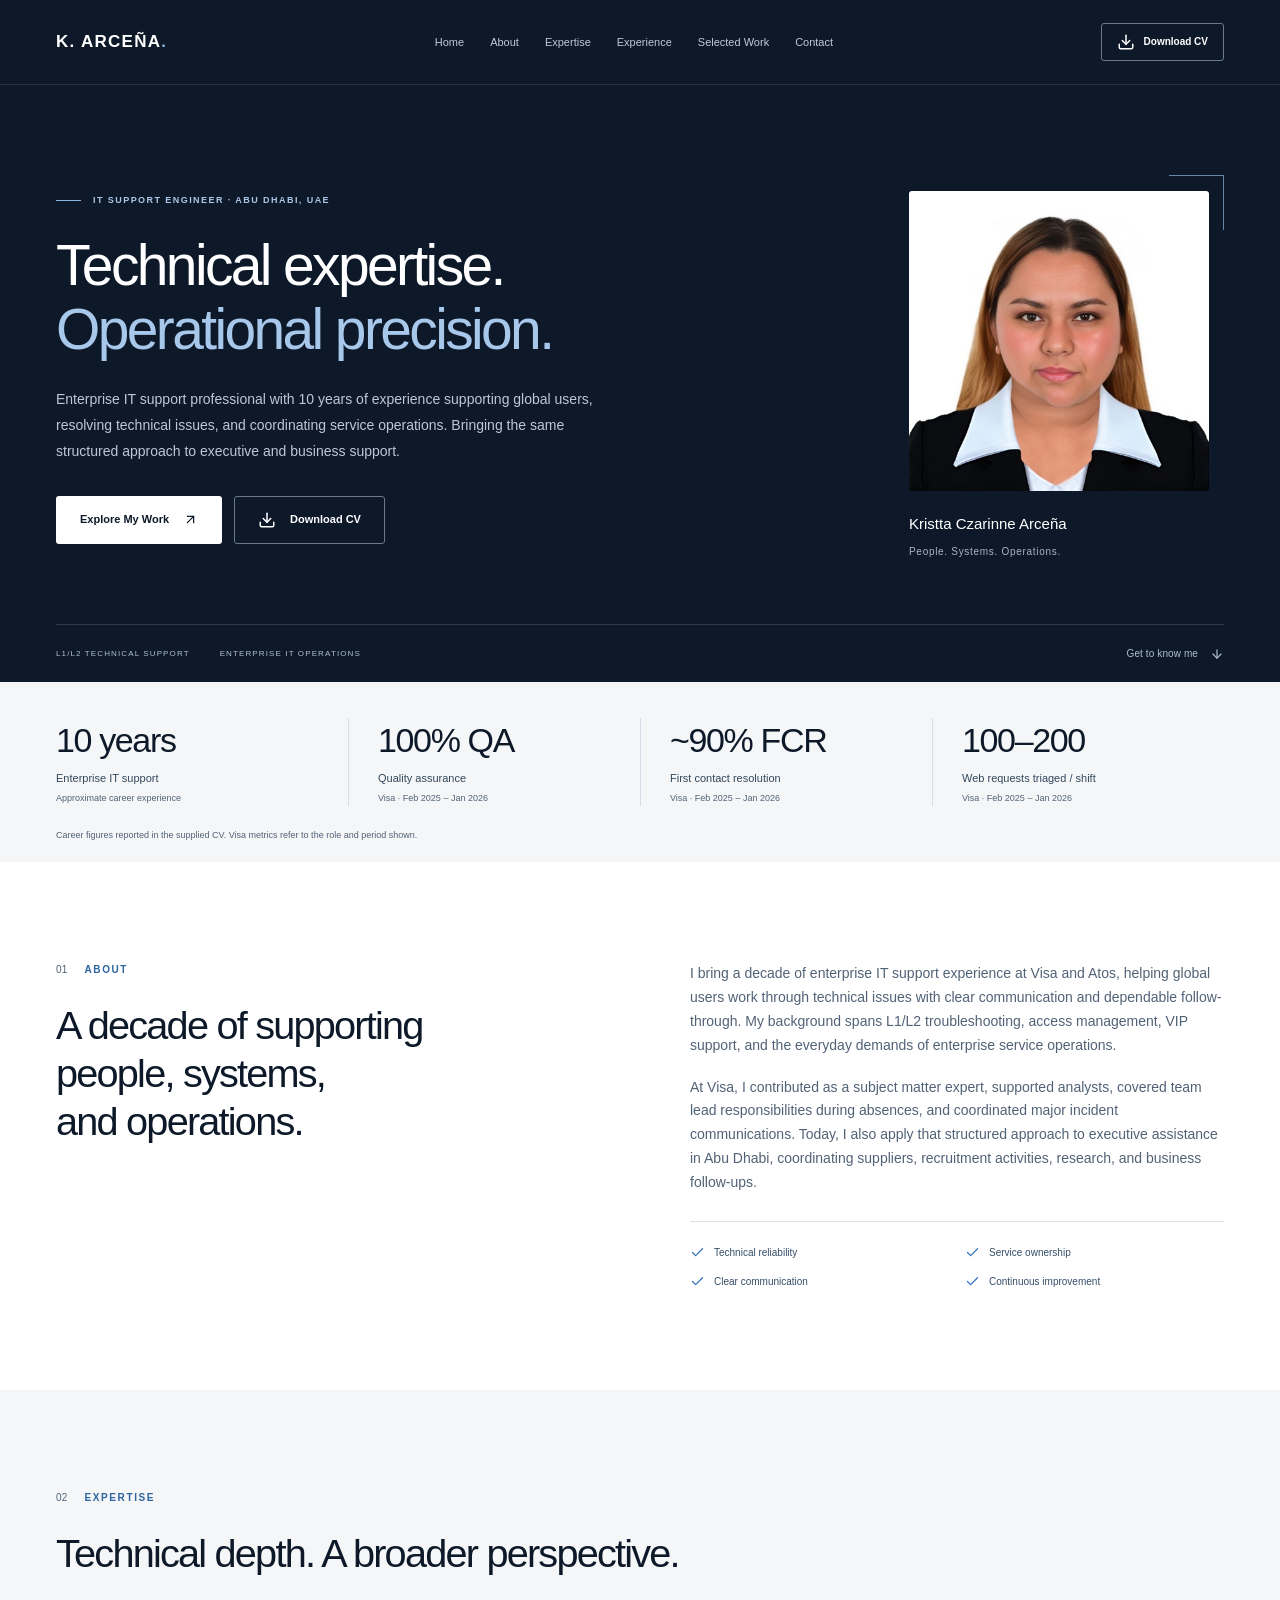
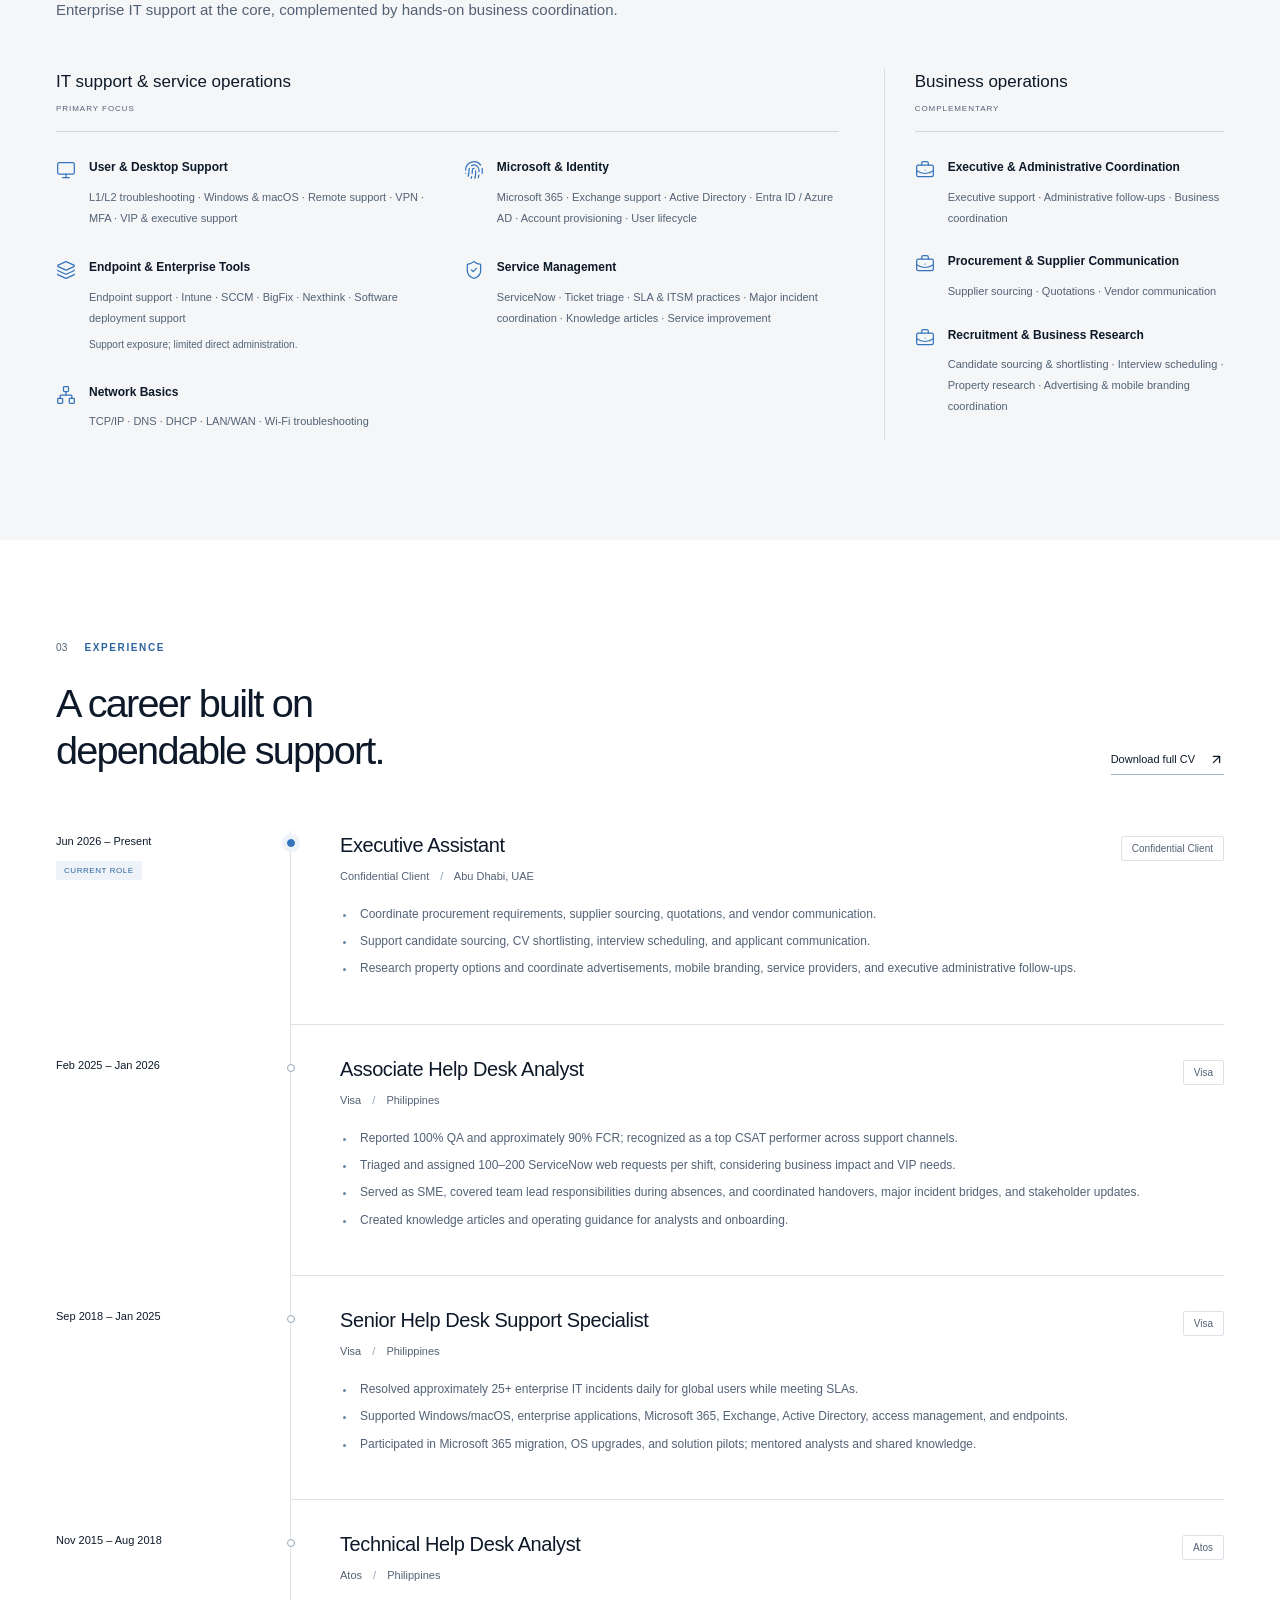
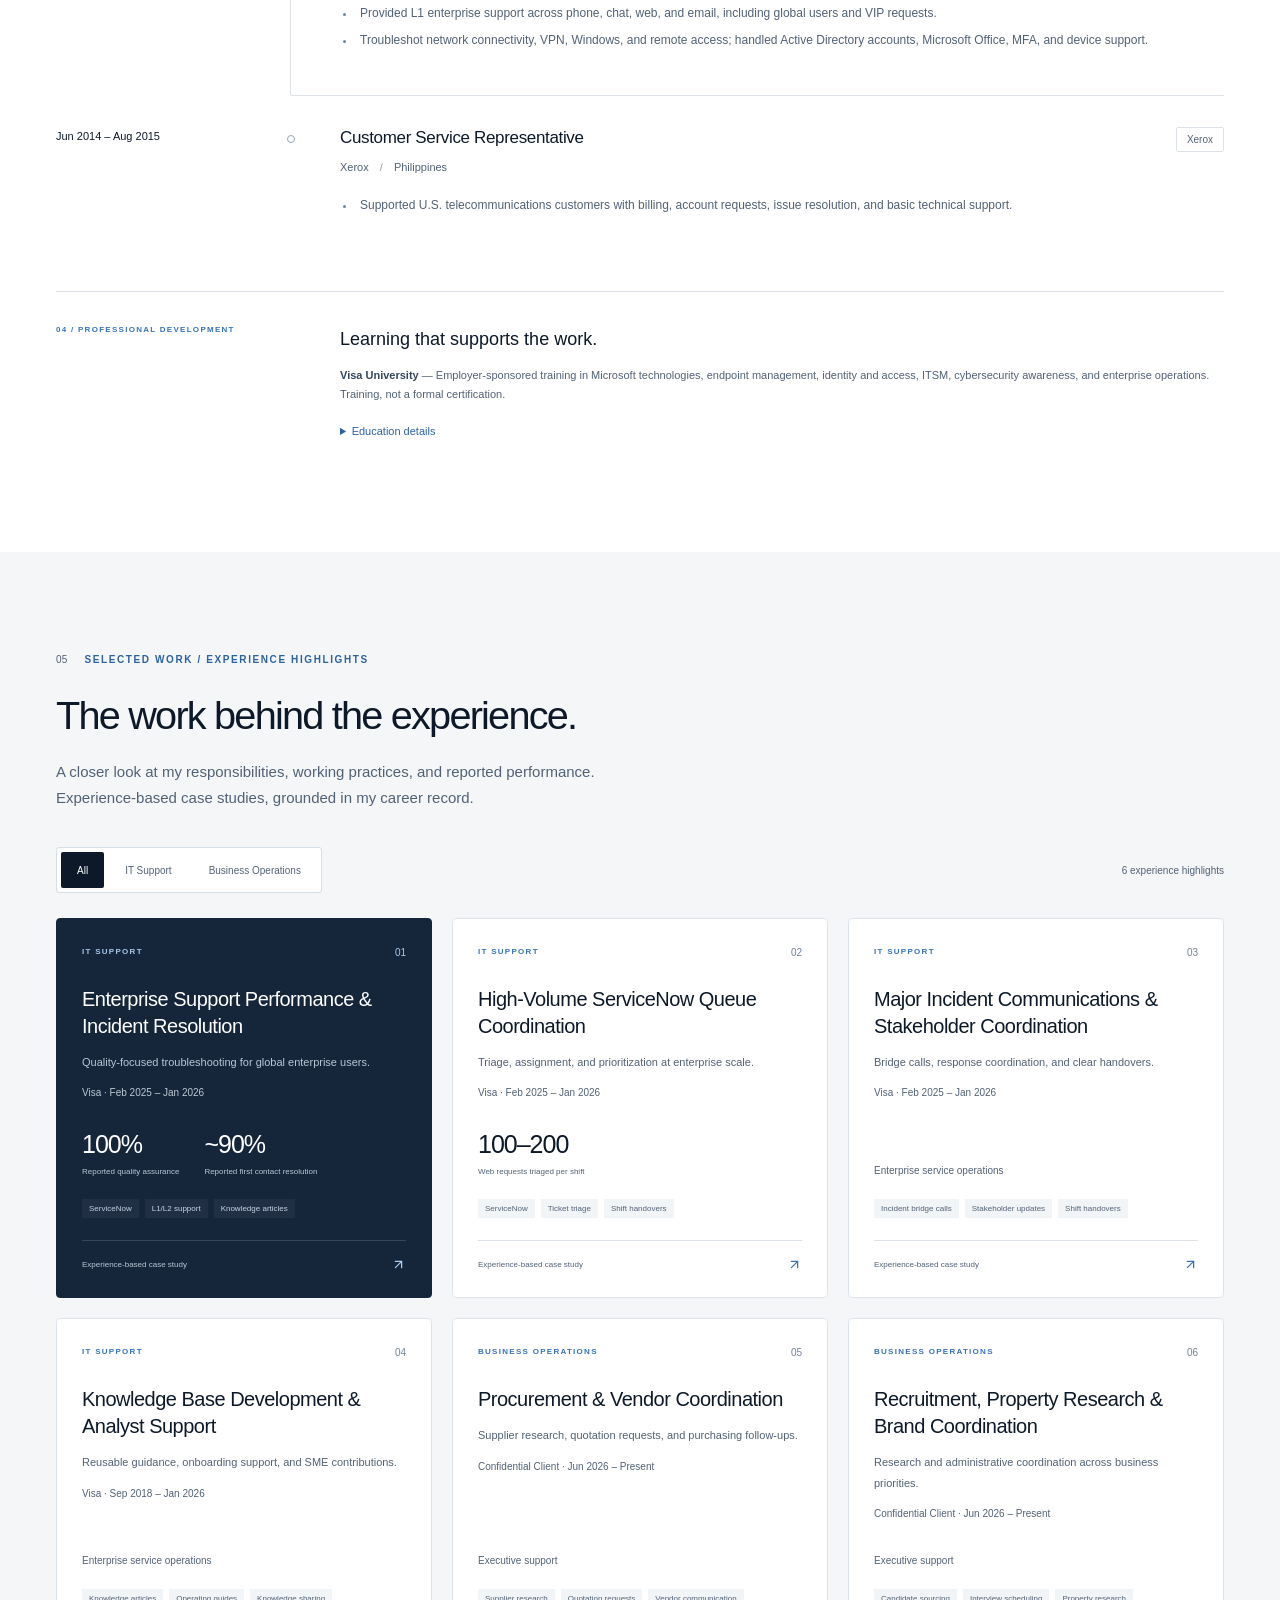
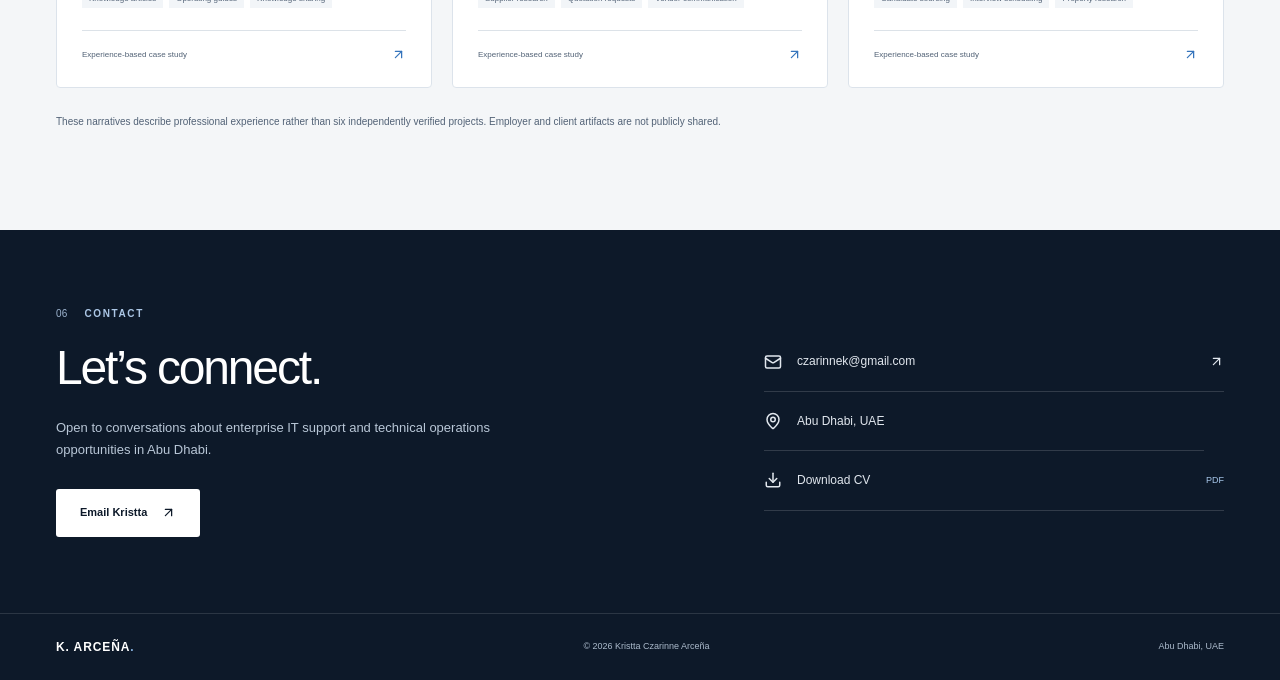
<file: index.html>
<!doctype html>
<html lang="en" class="no-js">
<head>
<meta charset="utf-8">
<meta name="viewport" content="width=device-width, initial-scale=1">
<title>Kristta Czarinne Arceña | IT Support Engineer · Abu Dhabi</title>
<meta name="description" content="Enterprise IT support, L1/L2 troubleshooting, and service operations. Explore Kristta’s career at Visa and Atos, and executive coordination experience in Abu Dhabi.">

<meta property="og:type" content="website"><meta property="og:locale" content="en_AE"><meta property="og:site_name" content="Kristta Arceña">
<meta property="og:title" content="Kristta Czarinne Arceña | IT Support Engineer · Abu Dhabi"><meta property="og:description" content="Enterprise IT support, L1/L2 troubleshooting, and service operations. Explore Kristta’s career at Visa and Atos, and executive coordination experience in Abu Dhabi.">
<meta name="twitter:card" content="summary_large_image"><meta name="twitter:title" content="Kristta Czarinne Arceña | IT Support Engineer · Abu Dhabi"><meta name="twitter:description" content="Enterprise IT support, L1/L2 troubleshooting, and service operations. Explore Kristta’s career at Visa and Atos, and executive coordination experience in Abu Dhabi.">

<link rel="icon" href="assets/favicon.svg" type="image/svg+xml">
<link rel="stylesheet" href="assets/styles.css">
<script>document.documentElement.classList.replace('no-js','js');</script>
<script src="assets/site.js" defer></script>
<script type="application/ld+json">{"@context":"https://schema.org","@type":"Person","name":"Kristta Czarinne Arceña","jobTitle":"Executive Assistant","description":"IT Support Engineer | L1/L2 Technical Support | Enterprise IT Operations","homeLocation":{"@type":"Place","name":"Abu Dhabi, UAE"},"email":"mailto:czarinnek@gmail.com"}</script>
</head>
<body>
<a class="skip-link" href="#main">Skip to content</a>
<header class="site-header"><div class="container header-inner"><a href="index.html#home" class="wordmark" aria-label="K. ARCEÑA home — Kristta Czarinne Arceña">K. ARCEÑA<span class="brand-dot">.</span></a><nav class="desktop-nav" aria-label="Primary navigation"><a href="index.html#home">Home</a><a href="index.html#about">About</a><a href="index.html#expertise">Expertise</a><a href="index.html#experience">Experience</a><a href="index.html#work">Selected Work</a><a href="index.html#contact">Contact</a></nav><a class="button button-outline header-cv" href="cv/Kristta_Arcena_CV.pdf" download><svg xmlns="http://www.w3.org/2000/svg" width="18" height="18" viewBox="0 0 24 24" fill="none" stroke="currentColor" stroke-width="2" stroke-linecap="round" stroke-linejoin="round" class="lucide lucide-download" aria-hidden="true"><path d="M21 15v4a2 2 0 0 1-2 2H5a2 2 0 0 1-2-2v-4"></path><polyline points="7 10 12 15 17 10"></polyline><line x1="12" x2="12" y1="15" y2="3"></line></svg>Download CV</a><button class="menu-toggle" aria-expanded="false" aria-controls="mobile-navigation" aria-label="Open navigation"><span data-menu-open><svg xmlns="http://www.w3.org/2000/svg" width="24" height="24" viewBox="0 0 24 24" fill="none" stroke="currentColor" stroke-width="2" stroke-linecap="round" stroke-linejoin="round" class="lucide lucide-menu" aria-hidden="true"><line x1="4" x2="20" y1="12" y2="12"></line><line x1="4" x2="20" y1="6" y2="6"></line><line x1="4" x2="20" y1="18" y2="18"></line></svg></span><span data-menu-close hidden><svg xmlns="http://www.w3.org/2000/svg" width="18" height="18" viewBox="0 0 24 24" fill="none" stroke="currentColor" stroke-width="2" stroke-linecap="round" stroke-linejoin="round" aria-hidden="true"><path d="m6 6 12 12M6 18 18 6"/></svg></span></button></div><div id="mobile-navigation" class="mobile-panel" hidden><nav aria-label="Mobile navigation"><a href="index.html#home"><span class="nav-number">01</span>Home</a><a href="index.html#about"><span class="nav-number">02</span>About</a><a href="index.html#expertise"><span class="nav-number">03</span>Expertise</a><a href="index.html#experience"><span class="nav-number">04</span>Experience</a><a href="index.html#work"><span class="nav-number">05</span>Selected Work</a><a href="index.html#contact"><span class="nav-number">06</span>Contact</a><a class="mobile-cv" href="cv/Kristta_Arcena_CV.pdf" download><svg xmlns="http://www.w3.org/2000/svg" width="18" height="18" viewBox="0 0 24 24" fill="none" stroke="currentColor" stroke-width="2" stroke-linecap="round" stroke-linejoin="round" class="lucide lucide-download" aria-hidden="true"><path d="M21 15v4a2 2 0 0 1-2 2H5a2 2 0 0 1-2-2v-4"></path><polyline points="7 10 12 15 17 10"></polyline><line x1="12" x2="12" y1="15" y2="3"></line></svg>Download CV</a></nav></div></header>
<main id="main" tabindex="-1"><section id="home" tabindex="-1" class="hero dark"><div class="container"><div class="hero-grid"><div class="hero-copy"><p class="eyebrow"><span class="small-rule"></span>IT SUPPORT ENGINEER · ABU DHABI, UAE</p><h1>Technical expertise.<br><span>Operational precision.</span></h1><p class="hero-description">Enterprise IT support professional with 10 years of experience supporting global users, resolving technical issues, and coordinating service operations. Bringing the same structured approach to executive and business support.</p><div class="button-row"><a href="#work" class="button button-white">Explore My Work<svg xmlns="http://www.w3.org/2000/svg" width="15" height="15" viewBox="0 0 24 24" fill="none" stroke="currentColor" stroke-width="2" stroke-linecap="round" stroke-linejoin="round" class="lucide lucide-arrow-up-right" aria-hidden="true"><path d="M7 7h10v10"></path><path d="M7 17 17 7"></path></svg></a><a class="button button-outline" href="cv/Kristta_Arcena_CV.pdf" download><svg xmlns="http://www.w3.org/2000/svg" width="18" height="18" viewBox="0 0 24 24" fill="none" stroke="currentColor" stroke-width="2" stroke-linecap="round" stroke-linejoin="round" class="lucide lucide-download" aria-hidden="true"><path d="M21 15v4a2 2 0 0 1-2 2H5a2 2 0 0 1-2-2v-4"></path><polyline points="7 10 12 15 17 10"></polyline><line x1="12" x2="12" y1="15" y2="3"></line></svg>Download CV</a></div></div><div class="identity-panel"><div class="portrait-frame"><img src="assets/kristta-arcena.png" alt="Portrait of Kristta Czarinne Arceña" width="471" height="471" fetchpriority="high"></div><div class="identity-caption"><p>Kristta Czarinne Arceña</p><span>People. Systems. Operations.</span></div><span class="portrait-corner" aria-hidden="true"></span></div></div><div class="hero-baseline"><span>L1/L2 TECHNICAL SUPPORT</span><span>ENTERPRISE IT OPERATIONS</span><a href="#about">Get to know me<svg xmlns="http://www.w3.org/2000/svg" width="14" height="14" viewBox="0 0 24 24" fill="none" stroke="currentColor" stroke-width="2" stroke-linecap="round" stroke-linejoin="round" class="lucide lucide-arrow-down" aria-hidden="true"><path d="M12 5v14"></path><path d="m19 12-7 7-7-7"></path></svg></a></div></div></section><div class="metrics-wrap"><div class="container metric-strip"><div class="metric"><p class="metric-value">10 years</p><p class="metric-label">Enterprise IT support</p><p class="metric-context">Approximate career experience</p></div><div class="metric"><p class="metric-value">100% QA</p><p class="metric-label">Quality assurance</p><p class="metric-context">Visa · Feb 2025 – Jan 2026</p></div><div class="metric"><p class="metric-value">~90% FCR</p><p class="metric-label">First contact resolution</p><p class="metric-context">Visa · Feb 2025 – Jan 2026</p></div><div class="metric"><p class="metric-value">100–200</p><p class="metric-label">Web requests triaged / shift</p><p class="metric-context">Visa · Feb 2025 – Jan 2026</p></div></div><p class="metric-source container">Career figures reported in the supplied CV. Visa metrics refer to the role and period shown.</p></div><section id="about" tabindex="-1" class="section about"><div class="container about-grid"><div class="section-heading"><p class="eyebrow section-label"><span>01</span>ABOUT</p><h2>A decade of supporting people, systems, and operations.</h2></div><div class="about-copy"><p>I bring a decade of enterprise IT support experience at Visa and Atos, helping global users work through technical issues with clear communication and dependable follow-through. My background spans L1/L2 troubleshooting, access management, VIP support, and the everyday demands of enterprise service operations.</p><p>At Visa, I contributed as a subject matter expert, supported analysts, covered team lead responsibilities during absences, and coordinated major incident communications. Today, I also apply that structured approach to executive assistance in Abu Dhabi, coordinating suppliers, recruitment activities, research, and business follow-ups.</p><ul class="values"><li><svg xmlns="http://www.w3.org/2000/svg" width="15" height="15" viewBox="0 0 24 24" fill="none" stroke="currentColor" stroke-width="2" stroke-linecap="round" stroke-linejoin="round" class="lucide lucide-check" aria-hidden="true"><path d="M20 6 9 17l-5-5"></path></svg>Technical reliability</li><li><svg xmlns="http://www.w3.org/2000/svg" width="15" height="15" viewBox="0 0 24 24" fill="none" stroke="currentColor" stroke-width="2" stroke-linecap="round" stroke-linejoin="round" class="lucide lucide-check" aria-hidden="true"><path d="M20 6 9 17l-5-5"></path></svg>Service ownership</li><li><svg xmlns="http://www.w3.org/2000/svg" width="15" height="15" viewBox="0 0 24 24" fill="none" stroke="currentColor" stroke-width="2" stroke-linecap="round" stroke-linejoin="round" class="lucide lucide-check" aria-hidden="true"><path d="M20 6 9 17l-5-5"></path></svg>Clear communication</li><li><svg xmlns="http://www.w3.org/2000/svg" width="15" height="15" viewBox="0 0 24 24" fill="none" stroke="currentColor" stroke-width="2" stroke-linecap="round" stroke-linejoin="round" class="lucide lucide-check" aria-hidden="true"><path d="M20 6 9 17l-5-5"></path></svg>Continuous improvement</li></ul></div></div></section><section id="expertise" tabindex="-1" class="section expertise"><div class="container"><div class="section-heading"><p class="eyebrow section-label"><span>02</span>EXPERTISE</p><h2>Technical depth. A broader perspective.</h2><p class="section-description">Enterprise IT support at the core, complemented by hands-on business coordination.</p></div><div class="expertise-grid"><div class="it-expertise"><div class="group-heading"><h3>IT support &amp; service operations</h3><span>PRIMARY FOCUS</span></div><div class="it-skills"><div class="skill-group"><svg xmlns="http://www.w3.org/2000/svg" width="20" height="20" viewBox="0 0 24 24" fill="none" stroke="currentColor" stroke-width="1.5" stroke-linecap="round" stroke-linejoin="round" class="lucide lucide-monitor" aria-hidden="true"><rect width="20" height="14" x="2" y="3" rx="2"></rect><line x1="8" x2="16" y1="21" y2="21"></line><line x1="12" x2="12" y1="17" y2="21"></line></svg><div><h4>User &amp; Desktop Support</h4><p>L1/L2 troubleshooting · Windows &amp; macOS · Remote support · VPN · MFA · VIP &amp; executive support</p></div></div><div class="skill-group"><svg xmlns="http://www.w3.org/2000/svg" width="20" height="20" viewBox="0 0 24 24" fill="none" stroke="currentColor" stroke-width="1.5" stroke-linecap="round" stroke-linejoin="round" class="lucide lucide-fingerprint" aria-hidden="true"><path d="M12 10a2 2 0 0 0-2 2c0 1.02-.1 2.51-.26 4"></path><path d="M14 13.12c0 2.38 0 6.38-1 8.88"></path><path d="M17.29 21.02c.12-.6.43-2.3.5-3.02"></path><path d="M2 12a10 10 0 0 1 18-6"></path><path d="M2 16h.01"></path><path d="M21.8 16c.2-2 .131-5.354 0-6"></path><path d="M5 19.5C5.5 18 6 15 6 12a6 6 0 0 1 .34-2"></path><path d="M8.65 22c.21-.66.45-1.32.57-2"></path><path d="M9 6.8a6 6 0 0 1 9 5.2v2"></path></svg><div><h4>Microsoft &amp; Identity</h4><p>Microsoft 365 · Exchange support · Active Directory · Entra ID / Azure AD · Account provisioning · User lifecycle</p></div></div><div class="skill-group"><svg xmlns="http://www.w3.org/2000/svg" width="20" height="20" viewBox="0 0 24 24" fill="none" stroke="currentColor" stroke-width="1.5" stroke-linecap="round" stroke-linejoin="round" class="lucide lucide-layers" aria-hidden="true"><path d="M12.83 2.18a2 2 0 0 0-1.66 0L2.6 6.08a1 1 0 0 0 0 1.83l8.58 3.91a2 2 0 0 0 1.66 0l8.58-3.9a1 1 0 0 0 0-1.83z"></path><path d="M2 12a1 1 0 0 0 .58.91l8.6 3.91a2 2 0 0 0 1.65 0l8.58-3.9A1 1 0 0 0 22 12"></path><path d="M2 17a1 1 0 0 0 .58.91l8.6 3.91a2 2 0 0 0 1.65 0l8.58-3.9A1 1 0 0 0 22 17"></path></svg><div><h4>Endpoint &amp; Enterprise Tools</h4><p>Endpoint support · Intune · SCCM · BigFix · Nexthink · Software deployment support</p><small>Support exposure; limited direct administration.</small></div></div><div class="skill-group"><svg xmlns="http://www.w3.org/2000/svg" width="20" height="20" viewBox="0 0 24 24" fill="none" stroke="currentColor" stroke-width="1.5" stroke-linecap="round" stroke-linejoin="round" class="lucide lucide-shield-check" aria-hidden="true"><path d="M20 13c0 5-3.5 7.5-7.66 8.95a1 1 0 0 1-.67-.01C7.5 20.5 4 18 4 13V6a1 1 0 0 1 1-1c2 0 4.5-1.2 6.24-2.72a1.17 1.17 0 0 1 1.52 0C14.51 3.81 17 5 19 5a1 1 0 0 1 1 1z"></path><path d="m9 12 2 2 4-4"></path></svg><div><h4>Service Management</h4><p>ServiceNow · Ticket triage · SLA &amp; ITSM practices · Major incident coordination · Knowledge articles · Service improvement</p></div></div><div class="skill-group"><svg xmlns="http://www.w3.org/2000/svg" width="20" height="20" viewBox="0 0 24 24" fill="none" stroke="currentColor" stroke-width="1.5" stroke-linecap="round" stroke-linejoin="round" class="lucide lucide-network" aria-hidden="true"><rect x="16" y="16" width="6" height="6" rx="1"></rect><rect x="2" y="16" width="6" height="6" rx="1"></rect><rect x="9" y="2" width="6" height="6" rx="1"></rect><path d="M5 16v-3a1 1 0 0 1 1-1h12a1 1 0 0 1 1 1v3"></path><path d="M12 12V8"></path></svg><div><h4>Network Basics</h4><p>TCP/IP · DNS · DHCP · LAN/WAN · Wi-Fi troubleshooting</p></div></div></div></div><div class="business-expertise"><div class="group-heading"><h3>Business operations</h3><span>COMPLEMENTARY</span></div><div class="skill-group"><svg xmlns="http://www.w3.org/2000/svg" width="20" height="20" viewBox="0 0 24 24" fill="none" stroke="currentColor" stroke-width="1.5" stroke-linecap="round" stroke-linejoin="round" class="lucide lucide-briefcase-business" aria-hidden="true"><path d="M12 12h.01"></path><path d="M16 6V4a2 2 0 0 0-2-2h-4a2 2 0 0 0-2 2v2"></path><path d="M22 13a18.15 18.15 0 0 1-20 0"></path><rect width="20" height="14" x="2" y="6" rx="2"></rect></svg><div><h4>Executive &amp; Administrative Coordination</h4><p>Executive support · Administrative follow-ups · Business coordination</p></div></div><div class="skill-group"><svg xmlns="http://www.w3.org/2000/svg" width="20" height="20" viewBox="0 0 24 24" fill="none" stroke="currentColor" stroke-width="1.5" stroke-linecap="round" stroke-linejoin="round" class="lucide lucide-briefcase-business" aria-hidden="true"><path d="M12 12h.01"></path><path d="M16 6V4a2 2 0 0 0-2-2h-4a2 2 0 0 0-2 2v2"></path><path d="M22 13a18.15 18.15 0 0 1-20 0"></path><rect width="20" height="14" x="2" y="6" rx="2"></rect></svg><div><h4>Procurement &amp; Supplier Communication</h4><p>Supplier sourcing · Quotations · Vendor communication</p></div></div><div class="skill-group"><svg xmlns="http://www.w3.org/2000/svg" width="20" height="20" viewBox="0 0 24 24" fill="none" stroke="currentColor" stroke-width="1.5" stroke-linecap="round" stroke-linejoin="round" class="lucide lucide-briefcase-business" aria-hidden="true"><path d="M12 12h.01"></path><path d="M16 6V4a2 2 0 0 0-2-2h-4a2 2 0 0 0-2 2v2"></path><path d="M22 13a18.15 18.15 0 0 1-20 0"></path><rect width="20" height="14" x="2" y="6" rx="2"></rect></svg><div><h4>Recruitment &amp; Business Research</h4><p>Candidate sourcing &amp; shortlisting · Interview scheduling · Property research · Advertising &amp; mobile branding coordination</p></div></div></div></div></div></section><section id="experience" tabindex="-1" class="section experience"><div class="container"><div class="section-heading-row"><div class="section-heading"><p class="eyebrow section-label"><span>03</span>EXPERIENCE</p><h2>A career built on dependable support.</h2></div><a class="text-link" href="cv/Kristta_Arcena_CV.pdf" download>Download full CV<svg xmlns="http://www.w3.org/2000/svg" width="15" height="15" viewBox="0 0 24 24" fill="none" stroke="currentColor" stroke-width="2" stroke-linecap="round" stroke-linejoin="round" class="lucide lucide-arrow-up-right" aria-hidden="true"><path d="M7 7h10v10"></path><path d="M7 17 17 7"></path></svg></a></div><div class="timeline"><article class="experience-item "><div class="experience-date"><span class="timeline-dot"></span><p>Jun 2026 – Present</p><span class="current-label">CURRENT ROLE</span></div><div class="experience-body"><div class="role-line"><h3>Executive Assistant</h3><span class="employer-label">Confidential Client</span></div><p class="role-context">Confidential Client <span aria-hidden="true">/</span> Abu Dhabi, UAE</p><ul><li>Coordinate procurement requirements, supplier sourcing, quotations, and vendor communication.</li><li>Support candidate sourcing, CV shortlisting, interview scheduling, and applicant communication.</li><li>Research property options and coordinate advertisements, mobile branding, service providers, and executive administrative follow-ups.</li></ul></div></article><article class="experience-item "><div class="experience-date"><span class="timeline-dot"></span><p>Feb 2025 – Jan 2026</p></div><div class="experience-body"><div class="role-line"><h3>Associate Help Desk Analyst</h3><span class="employer-label">Visa</span></div><p class="role-context">Visa <span aria-hidden="true">/</span> Philippines</p><ul><li>Reported 100% QA and approximately 90% FCR; recognized as a top CSAT performer across support channels.</li><li>Triaged and assigned 100–200 ServiceNow web requests per shift, considering business impact and VIP needs.</li><li>Served as SME, covered team lead responsibilities during absences, and coordinated handovers, major incident bridges, and stakeholder updates.</li><li>Created knowledge articles and operating guidance for analysts and onboarding.</li></ul></div></article><article class="experience-item "><div class="experience-date"><span class="timeline-dot"></span><p>Sep 2018 – Jan 2025</p></div><div class="experience-body"><div class="role-line"><h3>Senior Help Desk Support Specialist</h3><span class="employer-label">Visa</span></div><p class="role-context">Visa <span aria-hidden="true">/</span> Philippines</p><ul><li>Resolved approximately 25+ enterprise IT incidents daily for global users while meeting SLAs.</li><li>Supported Windows/macOS, enterprise applications, Microsoft 365, Exchange, Active Directory, access management, and endpoints.</li><li>Participated in Microsoft 365 migration, OS upgrades, and solution pilots; mentored analysts and shared knowledge.</li></ul></div></article><article class="experience-item "><div class="experience-date"><span class="timeline-dot"></span><p>Nov 2015 – Aug 2018</p></div><div class="experience-body"><div class="role-line"><h3>Technical Help Desk Analyst</h3><span class="employer-label">Atos</span></div><p class="role-context">Atos <span aria-hidden="true">/</span> Philippines</p><ul><li>Provided L1 enterprise support across phone, chat, web, and email, including global users and VIP requests.</li><li>Troubleshot network connectivity, VPN, Windows, and remote access; handled Active Directory accounts, Microsoft Office, MFA, and device support.</li></ul></div></article><article class="experience-item compact"><div class="experience-date"><span class="timeline-dot"></span><p>Jun 2014 – Aug 2015</p></div><div class="experience-body"><div class="role-line"><h3>Customer Service Representative</h3><span class="employer-label">Xerox</span></div><p class="role-context">Xerox <span aria-hidden="true">/</span> Philippines</p><ul><li>Supported U.S. telecommunications customers with billing, account requests, issue resolution, and basic technical support.</li></ul></div></article></div><div class="development"><p class="eyebrow">04 / PROFESSIONAL DEVELOPMENT</p><div><h3>Learning that supports the work.</h3><p><strong>Visa University</strong> — Employer-sponsored training in Microsoft technologies, endpoint management, identity and access, ITSM, cybersecurity awareness, and enterprise operations. Training, not a formal certification.</p><details><summary>Education details</summary><p><strong>Kaplan Higher Education Institute, Singapore</strong><br>Diploma in Hospitality and Tourism Management — incomplete, 2012.</p><p><strong>Springfield Secondary School, Singapore</strong><br>GCE O-Level International Examination, 2010.</p></details></div></div></div></section><section id="work" tabindex="-1" class="section selected-work"><div class="container"><div class="section-heading"><p class="eyebrow section-label"><span>05</span>SELECTED WORK / EXPERIENCE HIGHLIGHTS</p><h2>The work behind the experience.</h2><p class="section-description">A closer look at my responsibilities, working practices, and reported performance. Experience-based case studies, grounded in my career record.</p></div><div class="work-toolbar"><div class="filters" role="group" aria-label="Filter selected work"><button type="button" aria-pressed="true" data-filter="All">All</button><button type="button" aria-pressed="false" data-filter="IT Support">IT Support</button><button type="button" aria-pressed="false" data-filter="Business Operations">Business Operations</button></div><p role="status" aria-live="polite" data-work-count>6 experience highlights</p></div><div class="work-grid"><article class="work-card featured" data-category="IT Support"><div class="work-card-top"><span class="eyebrow">IT Support</span><span class="work-number">01</span></div><h3><a href="work/enterprise-support-performance/">Enterprise Support Performance &amp; Incident Resolution<span class="card-click-target"></span></a></h3><p>Quality-focused troubleshooting for global enterprise users.</p><p class="work-card-context">Visa · Feb 2025 – Jan 2026</p><div class="work-proof"><span><strong>100%</strong>Reported quality assurance</span><span><strong>~90%</strong>Reported first contact resolution</span></div><div class="work-tags"><span>ServiceNow</span><span>L1/L2 support</span><span>Knowledge articles</span></div><div class="work-card-bottom"><span>Experience-based case study</span><svg xmlns="http://www.w3.org/2000/svg" width="15" height="15" viewBox="0 0 24 24" fill="none" stroke="currentColor" stroke-width="2" stroke-linecap="round" stroke-linejoin="round" class="lucide lucide-arrow-up-right" aria-hidden="true"><path d="M7 7h10v10"></path><path d="M7 17 17 7"></path></svg></div></article><article class="work-card " data-category="IT Support"><div class="work-card-top"><span class="eyebrow">IT Support</span><span class="work-number">02</span></div><h3><a href="work/servicenow-queue-coordination/">High-Volume ServiceNow Queue Coordination<span class="card-click-target"></span></a></h3><p>Triage, assignment, and prioritization at enterprise scale.</p><p class="work-card-context">Visa · Feb 2025 – Jan 2026</p><div class="work-proof"><span><strong>100–200</strong>Web requests triaged per shift</span></div><div class="work-tags"><span>ServiceNow</span><span>Ticket triage</span><span>Shift handovers</span></div><div class="work-card-bottom"><span>Experience-based case study</span><svg xmlns="http://www.w3.org/2000/svg" width="15" height="15" viewBox="0 0 24 24" fill="none" stroke="currentColor" stroke-width="2" stroke-linecap="round" stroke-linejoin="round" class="lucide lucide-arrow-up-right" aria-hidden="true"><path d="M7 7h10v10"></path><path d="M7 17 17 7"></path></svg></div></article><article class="work-card " data-category="IT Support"><div class="work-card-top"><span class="eyebrow">IT Support</span><span class="work-number">03</span></div><h3><a href="work/major-incident-communications/">Major Incident Communications &amp; Stakeholder Coordination<span class="card-click-target"></span></a></h3><p>Bridge calls, response coordination, and clear handovers.</p><p class="work-card-context">Visa · Feb 2025 – Jan 2026</p><div class="work-proof"><span class="qualitative-label">Enterprise service operations</span></div><div class="work-tags"><span>Incident bridge calls</span><span>Stakeholder updates</span><span>Shift handovers</span></div><div class="work-card-bottom"><span>Experience-based case study</span><svg xmlns="http://www.w3.org/2000/svg" width="15" height="15" viewBox="0 0 24 24" fill="none" stroke="currentColor" stroke-width="2" stroke-linecap="round" stroke-linejoin="round" class="lucide lucide-arrow-up-right" aria-hidden="true"><path d="M7 7h10v10"></path><path d="M7 17 17 7"></path></svg></div></article><article class="work-card " data-category="IT Support"><div class="work-card-top"><span class="eyebrow">IT Support</span><span class="work-number">04</span></div><h3><a href="work/knowledge-and-analyst-support/">Knowledge Base Development &amp; Analyst Support<span class="card-click-target"></span></a></h3><p>Reusable guidance, onboarding support, and SME contributions.</p><p class="work-card-context">Visa · Sep 2018 – Jan 2026</p><div class="work-proof"><span class="qualitative-label">Enterprise service operations</span></div><div class="work-tags"><span>Knowledge articles</span><span>Operating guides</span><span>Knowledge sharing</span></div><div class="work-card-bottom"><span>Experience-based case study</span><svg xmlns="http://www.w3.org/2000/svg" width="15" height="15" viewBox="0 0 24 24" fill="none" stroke="currentColor" stroke-width="2" stroke-linecap="round" stroke-linejoin="round" class="lucide lucide-arrow-up-right" aria-hidden="true"><path d="M7 7h10v10"></path><path d="M7 17 17 7"></path></svg></div></article><article class="work-card " data-category="Business Operations"><div class="work-card-top"><span class="eyebrow">Business Operations</span><span class="work-number">05</span></div><h3><a href="work/procurement-vendor-coordination/">Procurement &amp; Vendor Coordination<span class="card-click-target"></span></a></h3><p>Supplier research, quotation requests, and purchasing follow-ups.</p><p class="work-card-context">Confidential Client · Jun 2026 – Present</p><div class="work-proof"><span class="qualitative-label">Executive support</span></div><div class="work-tags"><span>Supplier research</span><span>Quotation requests</span><span>Vendor communication</span></div><div class="work-card-bottom"><span>Experience-based case study</span><svg xmlns="http://www.w3.org/2000/svg" width="15" height="15" viewBox="0 0 24 24" fill="none" stroke="currentColor" stroke-width="2" stroke-linecap="round" stroke-linejoin="round" class="lucide lucide-arrow-up-right" aria-hidden="true"><path d="M7 7h10v10"></path><path d="M7 17 17 7"></path></svg></div></article><article class="work-card " data-category="Business Operations"><div class="work-card-top"><span class="eyebrow">Business Operations</span><span class="work-number">06</span></div><h3><a href="work/recruitment-research-brand-coordination/">Recruitment, Property Research &amp; Brand Coordination<span class="card-click-target"></span></a></h3><p>Research and administrative coordination across business priorities.</p><p class="work-card-context">Confidential Client · Jun 2026 – Present</p><div class="work-proof"><span class="qualitative-label">Executive support</span></div><div class="work-tags"><span>Candidate sourcing</span><span>Interview scheduling</span><span>Property research</span></div><div class="work-card-bottom"><span>Experience-based case study</span><svg xmlns="http://www.w3.org/2000/svg" width="15" height="15" viewBox="0 0 24 24" fill="none" stroke="currentColor" stroke-width="2" stroke-linecap="round" stroke-linejoin="round" class="lucide lucide-arrow-up-right" aria-hidden="true"><path d="M7 7h10v10"></path><path d="M7 17 17 7"></path></svg></div></article></div><p class="work-disclosure">These narratives describe professional experience rather than six independently verified projects. Employer and client artifacts are not publicly shared.</p></div></section><section id="contact" tabindex="-1" class="contact dark"><div class="container contact-grid"><div><p class="eyebrow section-label"><span>06</span>CONTACT</p><h2>Let’s connect.</h2><p>Open to conversations about enterprise IT support and technical operations opportunities in Abu Dhabi.</p><a class="button button-white" href="mailto:czarinnek@gmail.com">Email Kristta<svg xmlns="http://www.w3.org/2000/svg" width="15" height="15" viewBox="0 0 24 24" fill="none" stroke="currentColor" stroke-width="2" stroke-linecap="round" stroke-linejoin="round" class="lucide lucide-arrow-up-right" aria-hidden="true"><path d="M7 7h10v10"></path><path d="M7 17 17 7"></path></svg></a></div><div class="contact-details"><a href="mailto:czarinnek@gmail.com"><svg xmlns="http://www.w3.org/2000/svg" width="18" height="18" viewBox="0 0 24 24" fill="none" stroke="currentColor" stroke-width="2" stroke-linecap="round" stroke-linejoin="round" class="lucide lucide-mail" aria-hidden="true"><rect width="20" height="16" x="2" y="4" rx="2"></rect><path d="m22 7-8.97 5.7a1.94 1.94 0 0 1-2.06 0L2 7"></path></svg>czarinnek@gmail.com<svg xmlns="http://www.w3.org/2000/svg" width="15" height="15" viewBox="0 0 24 24" fill="none" stroke="currentColor" stroke-width="2" stroke-linecap="round" stroke-linejoin="round" class="lucide lucide-arrow-up-right" aria-hidden="true"><path d="M7 7h10v10"></path><path d="M7 17 17 7"></path></svg></a><p><svg xmlns="http://www.w3.org/2000/svg" width="18" height="18" viewBox="0 0 24 24" fill="none" stroke="currentColor" stroke-width="2" stroke-linecap="round" stroke-linejoin="round" class="lucide lucide-map-pin" aria-hidden="true"><path d="M20 10c0 4.993-5.539 10.193-7.399 11.799a1 1 0 0 1-1.202 0C9.539 20.193 4 14.993 4 10a8 8 0 0 1 16 0"></path><circle cx="12" cy="10" r="3"></circle></svg>Abu Dhabi, UAE</p><a href="cv/Kristta_Arcena_CV.pdf" download><svg xmlns="http://www.w3.org/2000/svg" width="18" height="18" viewBox="0 0 24 24" fill="none" stroke="currentColor" stroke-width="2" stroke-linecap="round" stroke-linejoin="round" class="lucide lucide-download" aria-hidden="true"><path d="M21 15v4a2 2 0 0 1-2 2H5a2 2 0 0 1-2-2v-4"></path><polyline points="7 10 12 15 17 10"></polyline><line x1="12" x2="12" y1="15" y2="3"></line></svg>Download CV<span class="file-label">PDF</span></a></div></div></section></main>
<footer class="footer dark"><div class="container footer-inner"><a href="index.html#home" class="wordmark">K. ARCEÑA<span class="brand-dot">.</span></a><p>© <span data-year>2026</span> Kristta Czarinne Arceña</p><span>Abu Dhabi, UAE</span></div></footer>
</body></html>
</file>
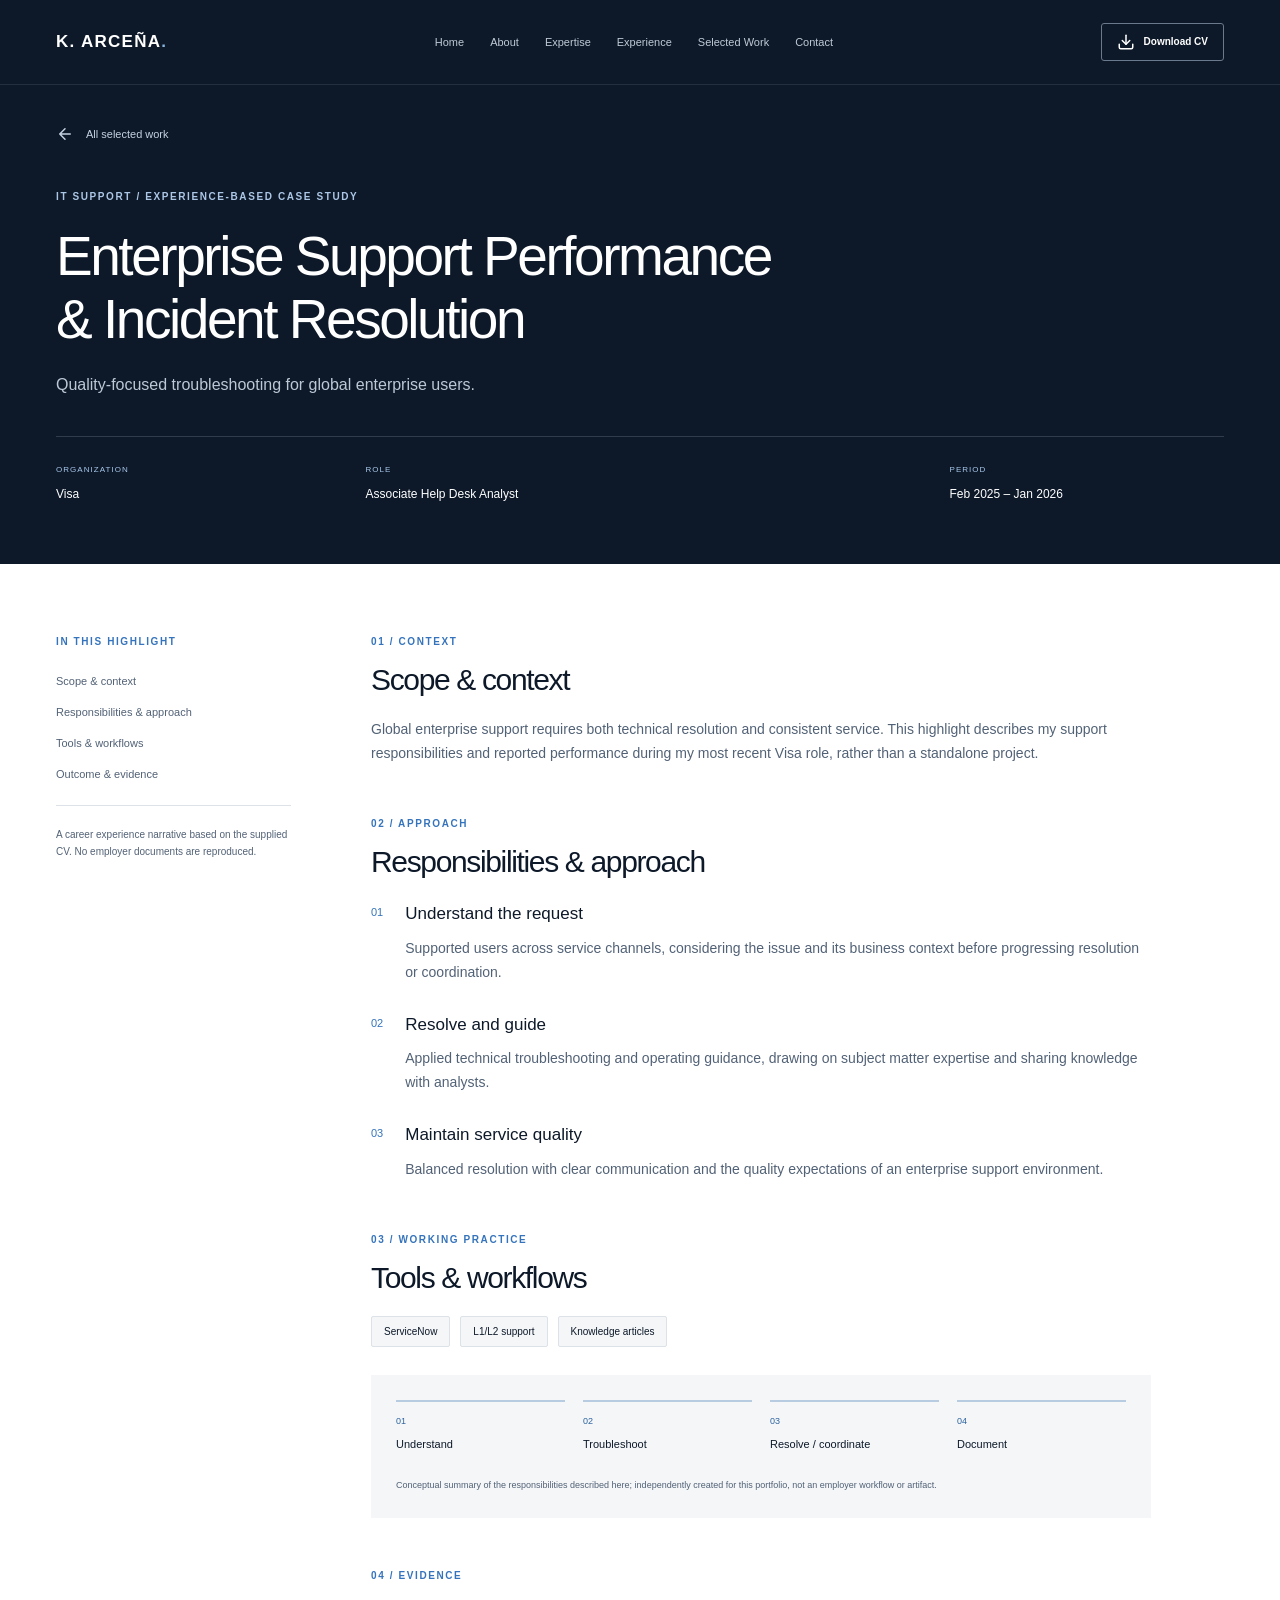
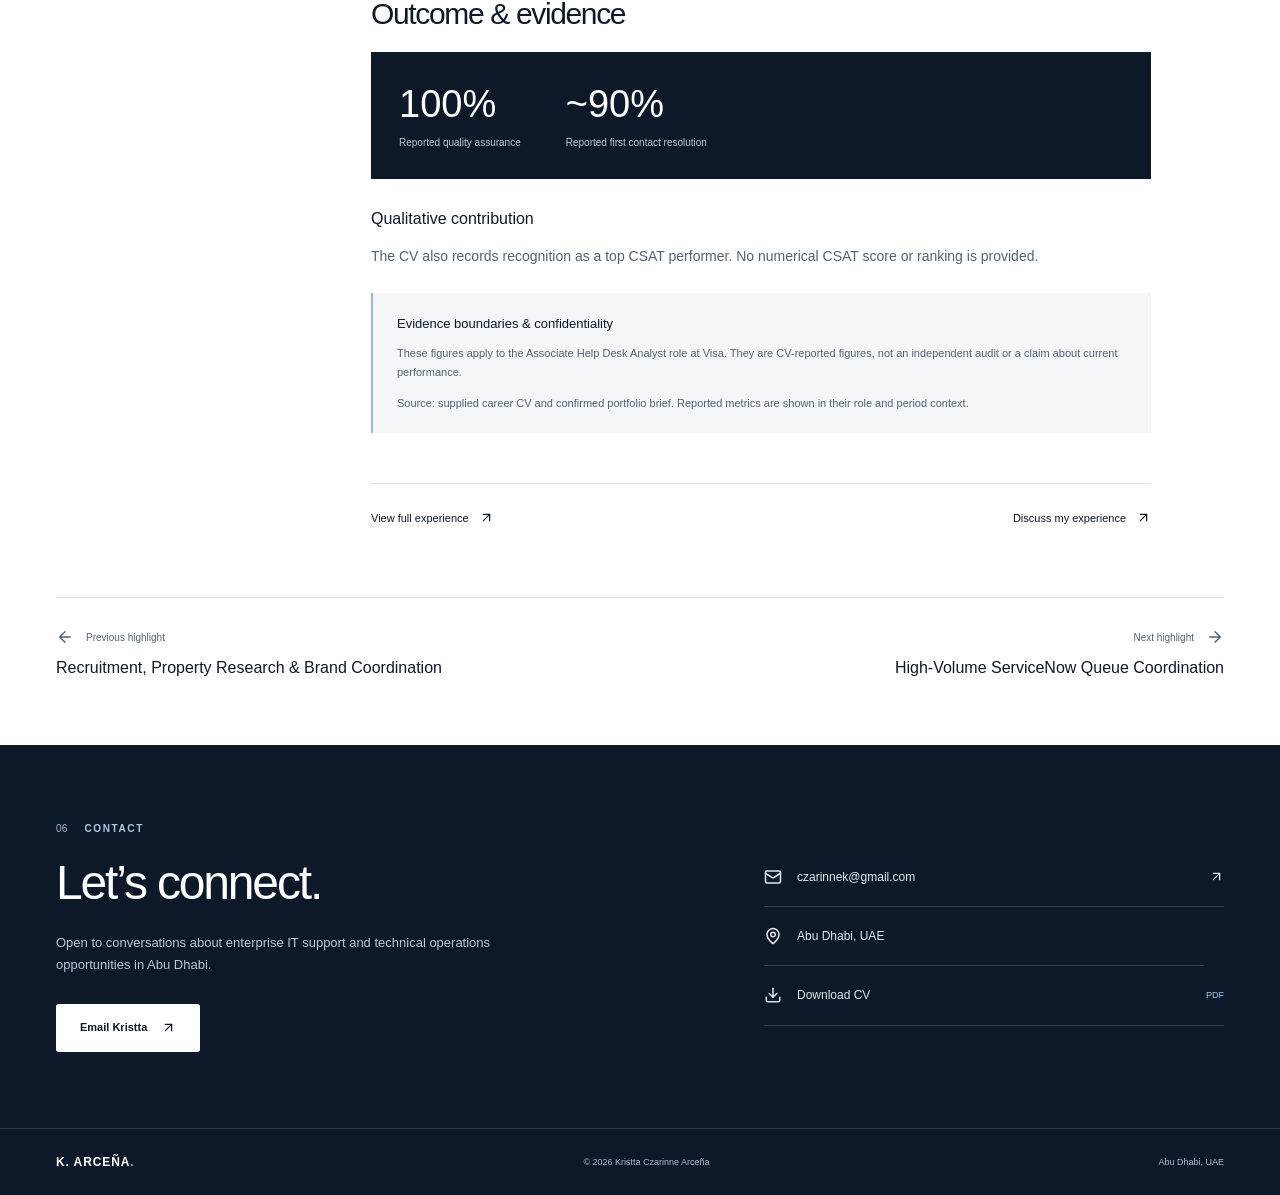
<file: work/enterprise-support-performance/index.html>
<!doctype html>
<html lang="en" class="no-js">
<head>
<meta charset="utf-8">
<meta name="viewport" content="width=device-width, initial-scale=1">
<title>Enterprise Support Performance &amp; Incident Resolution | Kristta Arceña</title>
<meta name="description" content="Quality-focused troubleshooting for global enterprise users. An experience-based case study from Visa.">

<meta property="og:type" content="website"><meta property="og:locale" content="en_AE"><meta property="og:site_name" content="Kristta Arceña">
<meta property="og:title" content="Enterprise Support Performance &amp; Incident Resolution | Kristta Arceña"><meta property="og:description" content="Quality-focused troubleshooting for global enterprise users. An experience-based case study from Visa.">
<meta name="twitter:card" content="summary_large_image"><meta name="twitter:title" content="Enterprise Support Performance &amp; Incident Resolution | Kristta Arceña"><meta name="twitter:description" content="Quality-focused troubleshooting for global enterprise users. An experience-based case study from Visa.">

<link rel="icon" href="../../assets/favicon.svg" type="image/svg+xml">
<link rel="stylesheet" href="../../assets/styles.css">
<script>document.documentElement.classList.replace('no-js','js');</script>
<script src="../../assets/site.js" defer></script>
<script type="application/ld+json">{"@context":"https://schema.org","@type":"Person","name":"Kristta Czarinne Arceña","jobTitle":"Executive Assistant","description":"IT Support Engineer | L1/L2 Technical Support | Enterprise IT Operations","homeLocation":{"@type":"Place","name":"Abu Dhabi, UAE"},"email":"mailto:czarinnek@gmail.com"}</script>
</head>
<body>
<a class="skip-link" href="#main">Skip to content</a>
<header class="site-header"><div class="container header-inner"><a href="../../index.html#home" class="wordmark" aria-label="K. ARCEÑA home — Kristta Czarinne Arceña">K. ARCEÑA<span class="brand-dot">.</span></a><nav class="desktop-nav" aria-label="Primary navigation"><a href="../../index.html#home">Home</a><a href="../../index.html#about">About</a><a href="../../index.html#expertise">Expertise</a><a href="../../index.html#experience">Experience</a><a href="../../index.html#work">Selected Work</a><a href="../../index.html#contact">Contact</a></nav><a class="button button-outline header-cv" href="../../cv/Kristta_Arcena_CV.pdf" download><svg xmlns="http://www.w3.org/2000/svg" width="18" height="18" viewBox="0 0 24 24" fill="none" stroke="currentColor" stroke-width="2" stroke-linecap="round" stroke-linejoin="round" class="lucide lucide-download" aria-hidden="true"><path d="M21 15v4a2 2 0 0 1-2 2H5a2 2 0 0 1-2-2v-4"></path><polyline points="7 10 12 15 17 10"></polyline><line x1="12" x2="12" y1="15" y2="3"></line></svg>Download CV</a><button class="menu-toggle" aria-expanded="false" aria-controls="mobile-navigation" aria-label="Open navigation"><span data-menu-open><svg xmlns="http://www.w3.org/2000/svg" width="24" height="24" viewBox="0 0 24 24" fill="none" stroke="currentColor" stroke-width="2" stroke-linecap="round" stroke-linejoin="round" class="lucide lucide-menu" aria-hidden="true"><line x1="4" x2="20" y1="12" y2="12"></line><line x1="4" x2="20" y1="6" y2="6"></line><line x1="4" x2="20" y1="18" y2="18"></line></svg></span><span data-menu-close hidden><svg xmlns="http://www.w3.org/2000/svg" width="18" height="18" viewBox="0 0 24 24" fill="none" stroke="currentColor" stroke-width="2" stroke-linecap="round" stroke-linejoin="round" aria-hidden="true"><path d="m6 6 12 12M6 18 18 6"/></svg></span></button></div><div id="mobile-navigation" class="mobile-panel" hidden><nav aria-label="Mobile navigation"><a href="../../index.html#home"><span class="nav-number">01</span>Home</a><a href="../../index.html#about"><span class="nav-number">02</span>About</a><a href="../../index.html#expertise"><span class="nav-number">03</span>Expertise</a><a href="../../index.html#experience"><span class="nav-number">04</span>Experience</a><a href="../../index.html#work"><span class="nav-number">05</span>Selected Work</a><a href="../../index.html#contact"><span class="nav-number">06</span>Contact</a><a class="mobile-cv" href="../../cv/Kristta_Arcena_CV.pdf" download><svg xmlns="http://www.w3.org/2000/svg" width="18" height="18" viewBox="0 0 24 24" fill="none" stroke="currentColor" stroke-width="2" stroke-linecap="round" stroke-linejoin="round" class="lucide lucide-download" aria-hidden="true"><path d="M21 15v4a2 2 0 0 1-2 2H5a2 2 0 0 1-2-2v-4"></path><polyline points="7 10 12 15 17 10"></polyline><line x1="12" x2="12" y1="15" y2="3"></line></svg>Download CV</a></nav></div></header>
<main id="main" tabindex="-1"><section class="case-hero dark"><div class="container"><a class="back-link" href="../../index.html#work"><svg xmlns="http://www.w3.org/2000/svg" width="18" height="18" viewBox="0 0 24 24" fill="none" stroke="currentColor" stroke-width="2" stroke-linecap="round" stroke-linejoin="round" aria-hidden="true"><path d="M19 12H5m7-7-7 7 7 7"/></svg>All selected work</a><p class="eyebrow">IT Support / EXPERIENCE-BASED CASE STUDY</p><h1>Enterprise Support Performance &amp; Incident Resolution</h1><p class="case-intro">Quality-focused troubleshooting for global enterprise users.</p><dl class="case-facts"><div><dt>ORGANIZATION</dt><dd>Visa</dd></div><div><dt>ROLE</dt><dd>Associate Help Desk Analyst</dd></div><div><dt>PERIOD</dt><dd>Feb 2025 – Jan 2026</dd></div></dl></div></section><div class="container case-layout"><aside class="case-aside"><p class="eyebrow">IN THIS HIGHLIGHT</p><nav aria-label="Case study sections"><a href="#context">Scope &amp; context</a><a href="#approach">Responsibilities &amp; approach</a><a href="#workflow">Tools &amp; workflows</a><a href="#evidence">Outcome &amp; evidence</a></nav><p class="aside-note">A career experience narrative based on the supplied CV. No employer documents are reproduced.</p></aside><article class="case-content"><section id="context" tabindex="-1"><p class="eyebrow">01 / CONTEXT</p><h2>Scope &amp; context</h2><p>Global enterprise support requires both technical resolution and consistent service. This highlight describes my support responsibilities and reported performance during my most recent Visa role, rather than a standalone project.</p></section><section id="approach" tabindex="-1"><p class="eyebrow">02 / APPROACH</p><h2>Responsibilities &amp; approach</h2><div class="approach-list"><div><span>01</span><div><h3>Understand the request</h3><p>Supported users across service channels, considering the issue and its business context before progressing resolution or coordination.</p></div></div><div><span>02</span><div><h3>Resolve and guide</h3><p>Applied technical troubleshooting and operating guidance, drawing on subject matter expertise and sharing knowledge with analysts.</p></div></div><div><span>03</span><div><h3>Maintain service quality</h3><p>Balanced resolution with clear communication and the quality expectations of an enterprise support environment.</p></div></div></div></section><section id="workflow" tabindex="-1"><p class="eyebrow">03 / WORKING PRACTICE</p><h2>Tools &amp; workflows</h2><div class="case-tools"><span>ServiceNow</span><span>L1/L2 support</span><span>Knowledge articles</span></div><figure class="process-figure"><ol><li><span>01</span>Understand</li><li><span>02</span>Troubleshoot</li><li><span>03</span>Resolve / coordinate</li><li><span>04</span>Document</li></ol><figcaption>Conceptual summary of the responsibilities described here; independently created for this portfolio, not an employer workflow or artifact.</figcaption></figure></section><section id="evidence" tabindex="-1"><p class="eyebrow">04 / EVIDENCE</p><h2>Outcome &amp; evidence</h2><div class="case-metrics"><div><strong>100%</strong><span>Reported quality assurance</span></div><div><strong>~90%</strong><span>Reported first contact resolution</span></div></div><h3>Qualitative contribution</h3><p>The CV also records recognition as a top CSAT performer. No numerical CSAT score or ranking is provided.</p><div class="evidence-note"><h3>Evidence boundaries &amp; confidentiality</h3><p>These figures apply to the Associate Help Desk Analyst role at Visa. They are CV-reported figures, not an independent audit or a claim about current performance.</p><p>Source: supplied career CV and confirmed portfolio brief. Reported metrics are shown in their role and period context.</p></div></section><div class="case-bottom-links"><a href="../../index.html#experience">View full experience<svg xmlns="http://www.w3.org/2000/svg" width="15" height="15" viewBox="0 0 24 24" fill="none" stroke="currentColor" stroke-width="2" stroke-linecap="round" stroke-linejoin="round" class="lucide lucide-arrow-up-right" aria-hidden="true"><path d="M7 7h10v10"></path><path d="M7 17 17 7"></path></svg></a><a href="../../index.html#contact">Discuss my experience<svg xmlns="http://www.w3.org/2000/svg" width="15" height="15" viewBox="0 0 24 24" fill="none" stroke="currentColor" stroke-width="2" stroke-linecap="round" stroke-linejoin="round" class="lucide lucide-arrow-up-right" aria-hidden="true"><path d="M7 7h10v10"></path><path d="M7 17 17 7"></path></svg></a></div></article></div><nav aria-label="Previous and next case studies" class="case-pagination container"><a href="../recruitment-research-brand-coordination/"><span><svg xmlns="http://www.w3.org/2000/svg" width="18" height="18" viewBox="0 0 24 24" fill="none" stroke="currentColor" stroke-width="2" stroke-linecap="round" stroke-linejoin="round" aria-hidden="true"><path d="M19 12H5m7-7-7 7 7 7"/></svg>Previous highlight</span><strong>Recruitment, Property Research &amp; Brand Coordination</strong></a><a href="../servicenow-queue-coordination/"><span>Next highlight<svg xmlns="http://www.w3.org/2000/svg" width="18" height="18" viewBox="0 0 24 24" fill="none" stroke="currentColor" stroke-width="2" stroke-linecap="round" stroke-linejoin="round" aria-hidden="true"><path d="M5 12h14m-7-7 7 7-7 7"/></svg></span><strong>High-Volume ServiceNow Queue Coordination</strong></a></nav><section id="contact" tabindex="-1" class="contact dark"><div class="container contact-grid"><div><p class="eyebrow section-label"><span>06</span>CONTACT</p><h2>Let’s connect.</h2><p>Open to conversations about enterprise IT support and technical operations opportunities in Abu Dhabi.</p><a class="button button-white" href="mailto:czarinnek@gmail.com">Email Kristta<svg xmlns="http://www.w3.org/2000/svg" width="15" height="15" viewBox="0 0 24 24" fill="none" stroke="currentColor" stroke-width="2" stroke-linecap="round" stroke-linejoin="round" class="lucide lucide-arrow-up-right" aria-hidden="true"><path d="M7 7h10v10"></path><path d="M7 17 17 7"></path></svg></a></div><div class="contact-details"><a href="mailto:czarinnek@gmail.com"><svg xmlns="http://www.w3.org/2000/svg" width="18" height="18" viewBox="0 0 24 24" fill="none" stroke="currentColor" stroke-width="2" stroke-linecap="round" stroke-linejoin="round" class="lucide lucide-mail" aria-hidden="true"><rect width="20" height="16" x="2" y="4" rx="2"></rect><path d="m22 7-8.97 5.7a1.94 1.94 0 0 1-2.06 0L2 7"></path></svg>czarinnek@gmail.com<svg xmlns="http://www.w3.org/2000/svg" width="15" height="15" viewBox="0 0 24 24" fill="none" stroke="currentColor" stroke-width="2" stroke-linecap="round" stroke-linejoin="round" class="lucide lucide-arrow-up-right" aria-hidden="true"><path d="M7 7h10v10"></path><path d="M7 17 17 7"></path></svg></a><p><svg xmlns="http://www.w3.org/2000/svg" width="18" height="18" viewBox="0 0 24 24" fill="none" stroke="currentColor" stroke-width="2" stroke-linecap="round" stroke-linejoin="round" class="lucide lucide-map-pin" aria-hidden="true"><path d="M20 10c0 4.993-5.539 10.193-7.399 11.799a1 1 0 0 1-1.202 0C9.539 20.193 4 14.993 4 10a8 8 0 0 1 16 0"></path><circle cx="12" cy="10" r="3"></circle></svg>Abu Dhabi, UAE</p><a href="../../cv/Kristta_Arcena_CV.pdf" download><svg xmlns="http://www.w3.org/2000/svg" width="18" height="18" viewBox="0 0 24 24" fill="none" stroke="currentColor" stroke-width="2" stroke-linecap="round" stroke-linejoin="round" class="lucide lucide-download" aria-hidden="true"><path d="M21 15v4a2 2 0 0 1-2 2H5a2 2 0 0 1-2-2v-4"></path><polyline points="7 10 12 15 17 10"></polyline><line x1="12" x2="12" y1="15" y2="3"></line></svg>Download CV<span class="file-label">PDF</span></a></div></div></section></main>
<footer class="footer dark"><div class="container footer-inner"><a href="../../index.html#home" class="wordmark">K. ARCEÑA<span class="brand-dot">.</span></a><p>© <span data-year>2026</span> Kristta Czarinne Arceña</p><span>Abu Dhabi, UAE</span></div></footer>
</body></html>
</file>
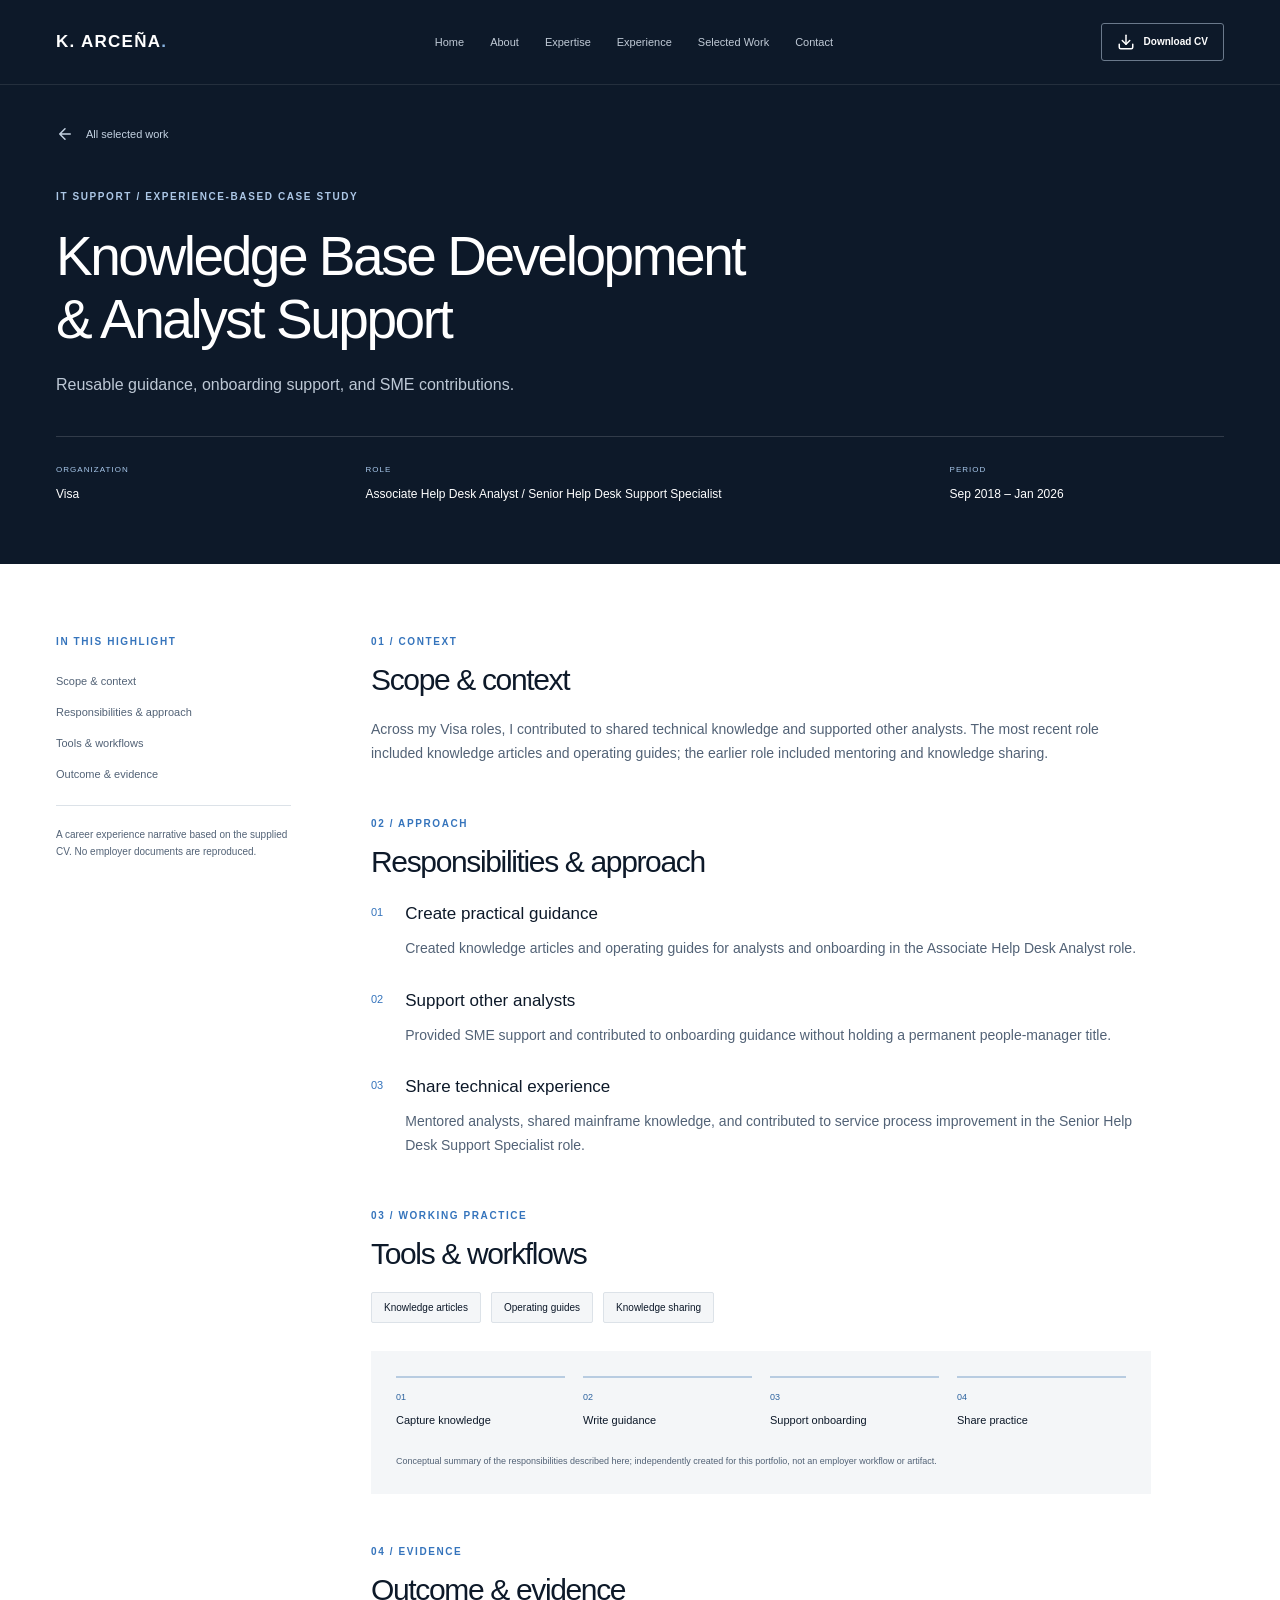
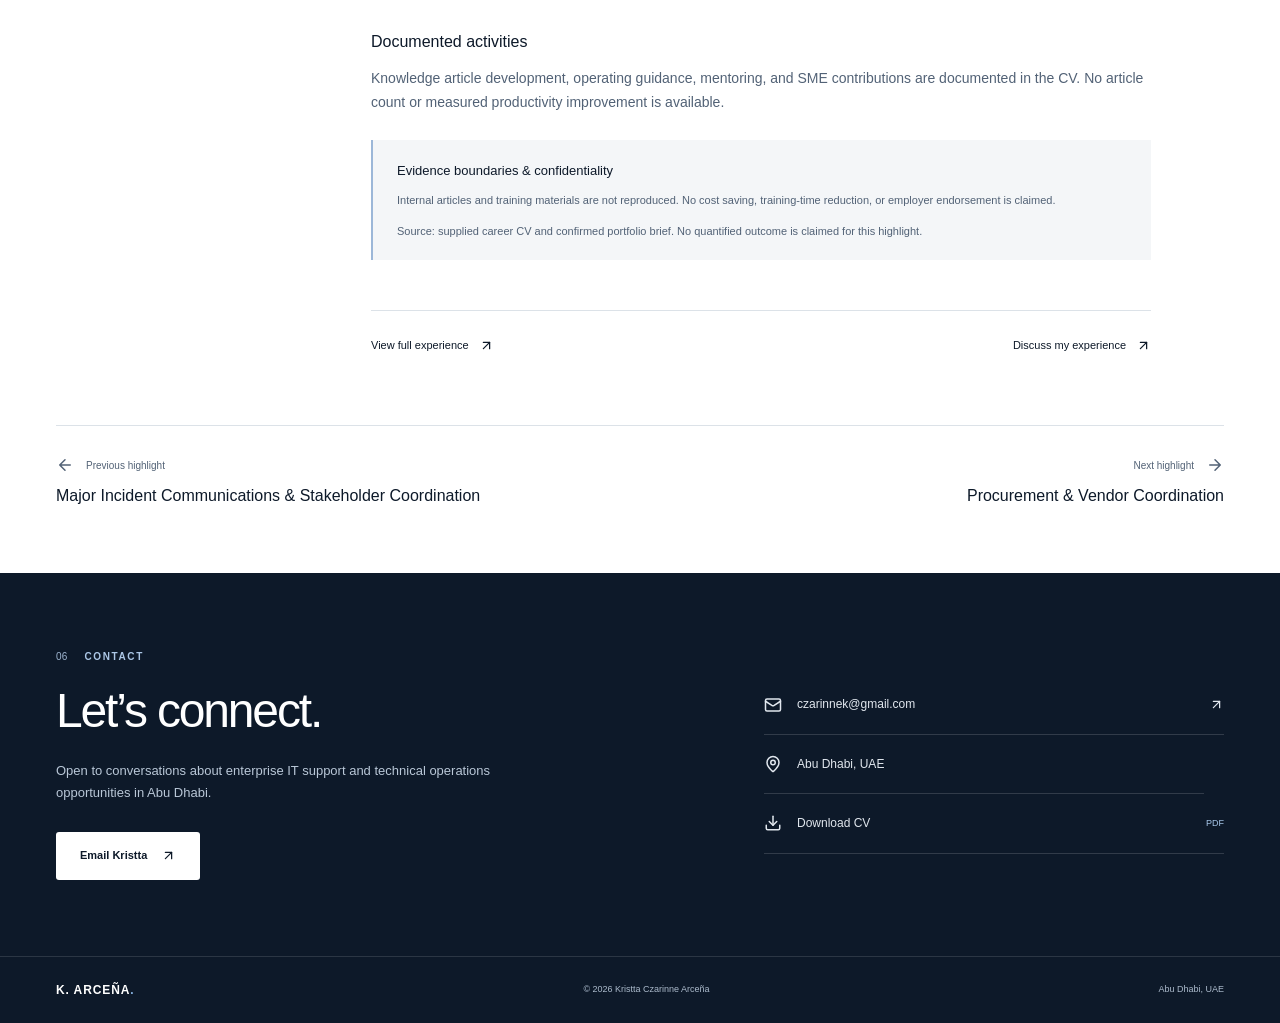
<file: work/knowledge-and-analyst-support/index.html>
<!doctype html>
<html lang="en" class="no-js">
<head>
<meta charset="utf-8">
<meta name="viewport" content="width=device-width, initial-scale=1">
<title>Knowledge Base Development &amp; Analyst Support | Kristta Arceña</title>
<meta name="description" content="Reusable guidance, onboarding support, and SME contributions. An experience-based case study from Visa.">

<meta property="og:type" content="website"><meta property="og:locale" content="en_AE"><meta property="og:site_name" content="Kristta Arceña">
<meta property="og:title" content="Knowledge Base Development &amp; Analyst Support | Kristta Arceña"><meta property="og:description" content="Reusable guidance, onboarding support, and SME contributions. An experience-based case study from Visa.">
<meta name="twitter:card" content="summary_large_image"><meta name="twitter:title" content="Knowledge Base Development &amp; Analyst Support | Kristta Arceña"><meta name="twitter:description" content="Reusable guidance, onboarding support, and SME contributions. An experience-based case study from Visa.">

<link rel="icon" href="../../assets/favicon.svg" type="image/svg+xml">
<link rel="stylesheet" href="../../assets/styles.css">
<script>document.documentElement.classList.replace('no-js','js');</script>
<script src="../../assets/site.js" defer></script>
<script type="application/ld+json">{"@context":"https://schema.org","@type":"Person","name":"Kristta Czarinne Arceña","jobTitle":"Executive Assistant","description":"IT Support Engineer | L1/L2 Technical Support | Enterprise IT Operations","homeLocation":{"@type":"Place","name":"Abu Dhabi, UAE"},"email":"mailto:czarinnek@gmail.com"}</script>
</head>
<body>
<a class="skip-link" href="#main">Skip to content</a>
<header class="site-header"><div class="container header-inner"><a href="../../index.html#home" class="wordmark" aria-label="K. ARCEÑA home — Kristta Czarinne Arceña">K. ARCEÑA<span class="brand-dot">.</span></a><nav class="desktop-nav" aria-label="Primary navigation"><a href="../../index.html#home">Home</a><a href="../../index.html#about">About</a><a href="../../index.html#expertise">Expertise</a><a href="../../index.html#experience">Experience</a><a href="../../index.html#work">Selected Work</a><a href="../../index.html#contact">Contact</a></nav><a class="button button-outline header-cv" href="../../cv/Kristta_Arcena_CV.pdf" download><svg xmlns="http://www.w3.org/2000/svg" width="18" height="18" viewBox="0 0 24 24" fill="none" stroke="currentColor" stroke-width="2" stroke-linecap="round" stroke-linejoin="round" class="lucide lucide-download" aria-hidden="true"><path d="M21 15v4a2 2 0 0 1-2 2H5a2 2 0 0 1-2-2v-4"></path><polyline points="7 10 12 15 17 10"></polyline><line x1="12" x2="12" y1="15" y2="3"></line></svg>Download CV</a><button class="menu-toggle" aria-expanded="false" aria-controls="mobile-navigation" aria-label="Open navigation"><span data-menu-open><svg xmlns="http://www.w3.org/2000/svg" width="24" height="24" viewBox="0 0 24 24" fill="none" stroke="currentColor" stroke-width="2" stroke-linecap="round" stroke-linejoin="round" class="lucide lucide-menu" aria-hidden="true"><line x1="4" x2="20" y1="12" y2="12"></line><line x1="4" x2="20" y1="6" y2="6"></line><line x1="4" x2="20" y1="18" y2="18"></line></svg></span><span data-menu-close hidden><svg xmlns="http://www.w3.org/2000/svg" width="18" height="18" viewBox="0 0 24 24" fill="none" stroke="currentColor" stroke-width="2" stroke-linecap="round" stroke-linejoin="round" aria-hidden="true"><path d="m6 6 12 12M6 18 18 6"/></svg></span></button></div><div id="mobile-navigation" class="mobile-panel" hidden><nav aria-label="Mobile navigation"><a href="../../index.html#home"><span class="nav-number">01</span>Home</a><a href="../../index.html#about"><span class="nav-number">02</span>About</a><a href="../../index.html#expertise"><span class="nav-number">03</span>Expertise</a><a href="../../index.html#experience"><span class="nav-number">04</span>Experience</a><a href="../../index.html#work"><span class="nav-number">05</span>Selected Work</a><a href="../../index.html#contact"><span class="nav-number">06</span>Contact</a><a class="mobile-cv" href="../../cv/Kristta_Arcena_CV.pdf" download><svg xmlns="http://www.w3.org/2000/svg" width="18" height="18" viewBox="0 0 24 24" fill="none" stroke="currentColor" stroke-width="2" stroke-linecap="round" stroke-linejoin="round" class="lucide lucide-download" aria-hidden="true"><path d="M21 15v4a2 2 0 0 1-2 2H5a2 2 0 0 1-2-2v-4"></path><polyline points="7 10 12 15 17 10"></polyline><line x1="12" x2="12" y1="15" y2="3"></line></svg>Download CV</a></nav></div></header>
<main id="main" tabindex="-1"><section class="case-hero dark"><div class="container"><a class="back-link" href="../../index.html#work"><svg xmlns="http://www.w3.org/2000/svg" width="18" height="18" viewBox="0 0 24 24" fill="none" stroke="currentColor" stroke-width="2" stroke-linecap="round" stroke-linejoin="round" aria-hidden="true"><path d="M19 12H5m7-7-7 7 7 7"/></svg>All selected work</a><p class="eyebrow">IT Support / EXPERIENCE-BASED CASE STUDY</p><h1>Knowledge Base Development &amp; Analyst Support</h1><p class="case-intro">Reusable guidance, onboarding support, and SME contributions.</p><dl class="case-facts"><div><dt>ORGANIZATION</dt><dd>Visa</dd></div><div><dt>ROLE</dt><dd>Associate Help Desk Analyst / Senior Help Desk Support Specialist</dd></div><div><dt>PERIOD</dt><dd>Sep 2018 – Jan 2026</dd></div></dl></div></section><div class="container case-layout"><aside class="case-aside"><p class="eyebrow">IN THIS HIGHLIGHT</p><nav aria-label="Case study sections"><a href="#context">Scope &amp; context</a><a href="#approach">Responsibilities &amp; approach</a><a href="#workflow">Tools &amp; workflows</a><a href="#evidence">Outcome &amp; evidence</a></nav><p class="aside-note">A career experience narrative based on the supplied CV. No employer documents are reproduced.</p></aside><article class="case-content"><section id="context" tabindex="-1"><p class="eyebrow">01 / CONTEXT</p><h2>Scope &amp; context</h2><p>Across my Visa roles, I contributed to shared technical knowledge and supported other analysts. The most recent role included knowledge articles and operating guides; the earlier role included mentoring and knowledge sharing.</p></section><section id="approach" tabindex="-1"><p class="eyebrow">02 / APPROACH</p><h2>Responsibilities &amp; approach</h2><div class="approach-list"><div><span>01</span><div><h3>Create practical guidance</h3><p>Created knowledge articles and operating guides for analysts and onboarding in the Associate Help Desk Analyst role.</p></div></div><div><span>02</span><div><h3>Support other analysts</h3><p>Provided SME support and contributed to onboarding guidance without holding a permanent people-manager title.</p></div></div><div><span>03</span><div><h3>Share technical experience</h3><p>Mentored analysts, shared mainframe knowledge, and contributed to service process improvement in the Senior Help Desk Support Specialist role.</p></div></div></div></section><section id="workflow" tabindex="-1"><p class="eyebrow">03 / WORKING PRACTICE</p><h2>Tools &amp; workflows</h2><div class="case-tools"><span>Knowledge articles</span><span>Operating guides</span><span>Knowledge sharing</span></div><figure class="process-figure"><ol><li><span>01</span>Capture knowledge</li><li><span>02</span>Write guidance</li><li><span>03</span>Support onboarding</li><li><span>04</span>Share practice</li></ol><figcaption>Conceptual summary of the responsibilities described here; independently created for this portfolio, not an employer workflow or artifact.</figcaption></figure></section><section id="evidence" tabindex="-1"><p class="eyebrow">04 / EVIDENCE</p><h2>Outcome &amp; evidence</h2><h3>Documented activities</h3><p>Knowledge article development, operating guidance, mentoring, and SME contributions are documented in the CV. No article count or measured productivity improvement is available.</p><div class="evidence-note"><h3>Evidence boundaries &amp; confidentiality</h3><p>Internal articles and training materials are not reproduced. No cost saving, training-time reduction, or employer endorsement is claimed.</p><p>Source: supplied career CV and confirmed portfolio brief. No quantified outcome is claimed for this highlight.</p></div></section><div class="case-bottom-links"><a href="../../index.html#experience">View full experience<svg xmlns="http://www.w3.org/2000/svg" width="15" height="15" viewBox="0 0 24 24" fill="none" stroke="currentColor" stroke-width="2" stroke-linecap="round" stroke-linejoin="round" class="lucide lucide-arrow-up-right" aria-hidden="true"><path d="M7 7h10v10"></path><path d="M7 17 17 7"></path></svg></a><a href="../../index.html#contact">Discuss my experience<svg xmlns="http://www.w3.org/2000/svg" width="15" height="15" viewBox="0 0 24 24" fill="none" stroke="currentColor" stroke-width="2" stroke-linecap="round" stroke-linejoin="round" class="lucide lucide-arrow-up-right" aria-hidden="true"><path d="M7 7h10v10"></path><path d="M7 17 17 7"></path></svg></a></div></article></div><nav aria-label="Previous and next case studies" class="case-pagination container"><a href="../major-incident-communications/"><span><svg xmlns="http://www.w3.org/2000/svg" width="18" height="18" viewBox="0 0 24 24" fill="none" stroke="currentColor" stroke-width="2" stroke-linecap="round" stroke-linejoin="round" aria-hidden="true"><path d="M19 12H5m7-7-7 7 7 7"/></svg>Previous highlight</span><strong>Major Incident Communications &amp; Stakeholder Coordination</strong></a><a href="../procurement-vendor-coordination/"><span>Next highlight<svg xmlns="http://www.w3.org/2000/svg" width="18" height="18" viewBox="0 0 24 24" fill="none" stroke="currentColor" stroke-width="2" stroke-linecap="round" stroke-linejoin="round" aria-hidden="true"><path d="M5 12h14m-7-7 7 7-7 7"/></svg></span><strong>Procurement &amp; Vendor Coordination</strong></a></nav><section id="contact" tabindex="-1" class="contact dark"><div class="container contact-grid"><div><p class="eyebrow section-label"><span>06</span>CONTACT</p><h2>Let’s connect.</h2><p>Open to conversations about enterprise IT support and technical operations opportunities in Abu Dhabi.</p><a class="button button-white" href="mailto:czarinnek@gmail.com">Email Kristta<svg xmlns="http://www.w3.org/2000/svg" width="15" height="15" viewBox="0 0 24 24" fill="none" stroke="currentColor" stroke-width="2" stroke-linecap="round" stroke-linejoin="round" class="lucide lucide-arrow-up-right" aria-hidden="true"><path d="M7 7h10v10"></path><path d="M7 17 17 7"></path></svg></a></div><div class="contact-details"><a href="mailto:czarinnek@gmail.com"><svg xmlns="http://www.w3.org/2000/svg" width="18" height="18" viewBox="0 0 24 24" fill="none" stroke="currentColor" stroke-width="2" stroke-linecap="round" stroke-linejoin="round" class="lucide lucide-mail" aria-hidden="true"><rect width="20" height="16" x="2" y="4" rx="2"></rect><path d="m22 7-8.97 5.7a1.94 1.94 0 0 1-2.06 0L2 7"></path></svg>czarinnek@gmail.com<svg xmlns="http://www.w3.org/2000/svg" width="15" height="15" viewBox="0 0 24 24" fill="none" stroke="currentColor" stroke-width="2" stroke-linecap="round" stroke-linejoin="round" class="lucide lucide-arrow-up-right" aria-hidden="true"><path d="M7 7h10v10"></path><path d="M7 17 17 7"></path></svg></a><p><svg xmlns="http://www.w3.org/2000/svg" width="18" height="18" viewBox="0 0 24 24" fill="none" stroke="currentColor" stroke-width="2" stroke-linecap="round" stroke-linejoin="round" class="lucide lucide-map-pin" aria-hidden="true"><path d="M20 10c0 4.993-5.539 10.193-7.399 11.799a1 1 0 0 1-1.202 0C9.539 20.193 4 14.993 4 10a8 8 0 0 1 16 0"></path><circle cx="12" cy="10" r="3"></circle></svg>Abu Dhabi, UAE</p><a href="../../cv/Kristta_Arcena_CV.pdf" download><svg xmlns="http://www.w3.org/2000/svg" width="18" height="18" viewBox="0 0 24 24" fill="none" stroke="currentColor" stroke-width="2" stroke-linecap="round" stroke-linejoin="round" class="lucide lucide-download" aria-hidden="true"><path d="M21 15v4a2 2 0 0 1-2 2H5a2 2 0 0 1-2-2v-4"></path><polyline points="7 10 12 15 17 10"></polyline><line x1="12" x2="12" y1="15" y2="3"></line></svg>Download CV<span class="file-label">PDF</span></a></div></div></section></main>
<footer class="footer dark"><div class="container footer-inner"><a href="../../index.html#home" class="wordmark">K. ARCEÑA<span class="brand-dot">.</span></a><p>© <span data-year>2026</span> Kristta Czarinne Arceña</p><span>Abu Dhabi, UAE</span></div></footer>
</body></html>
</file>
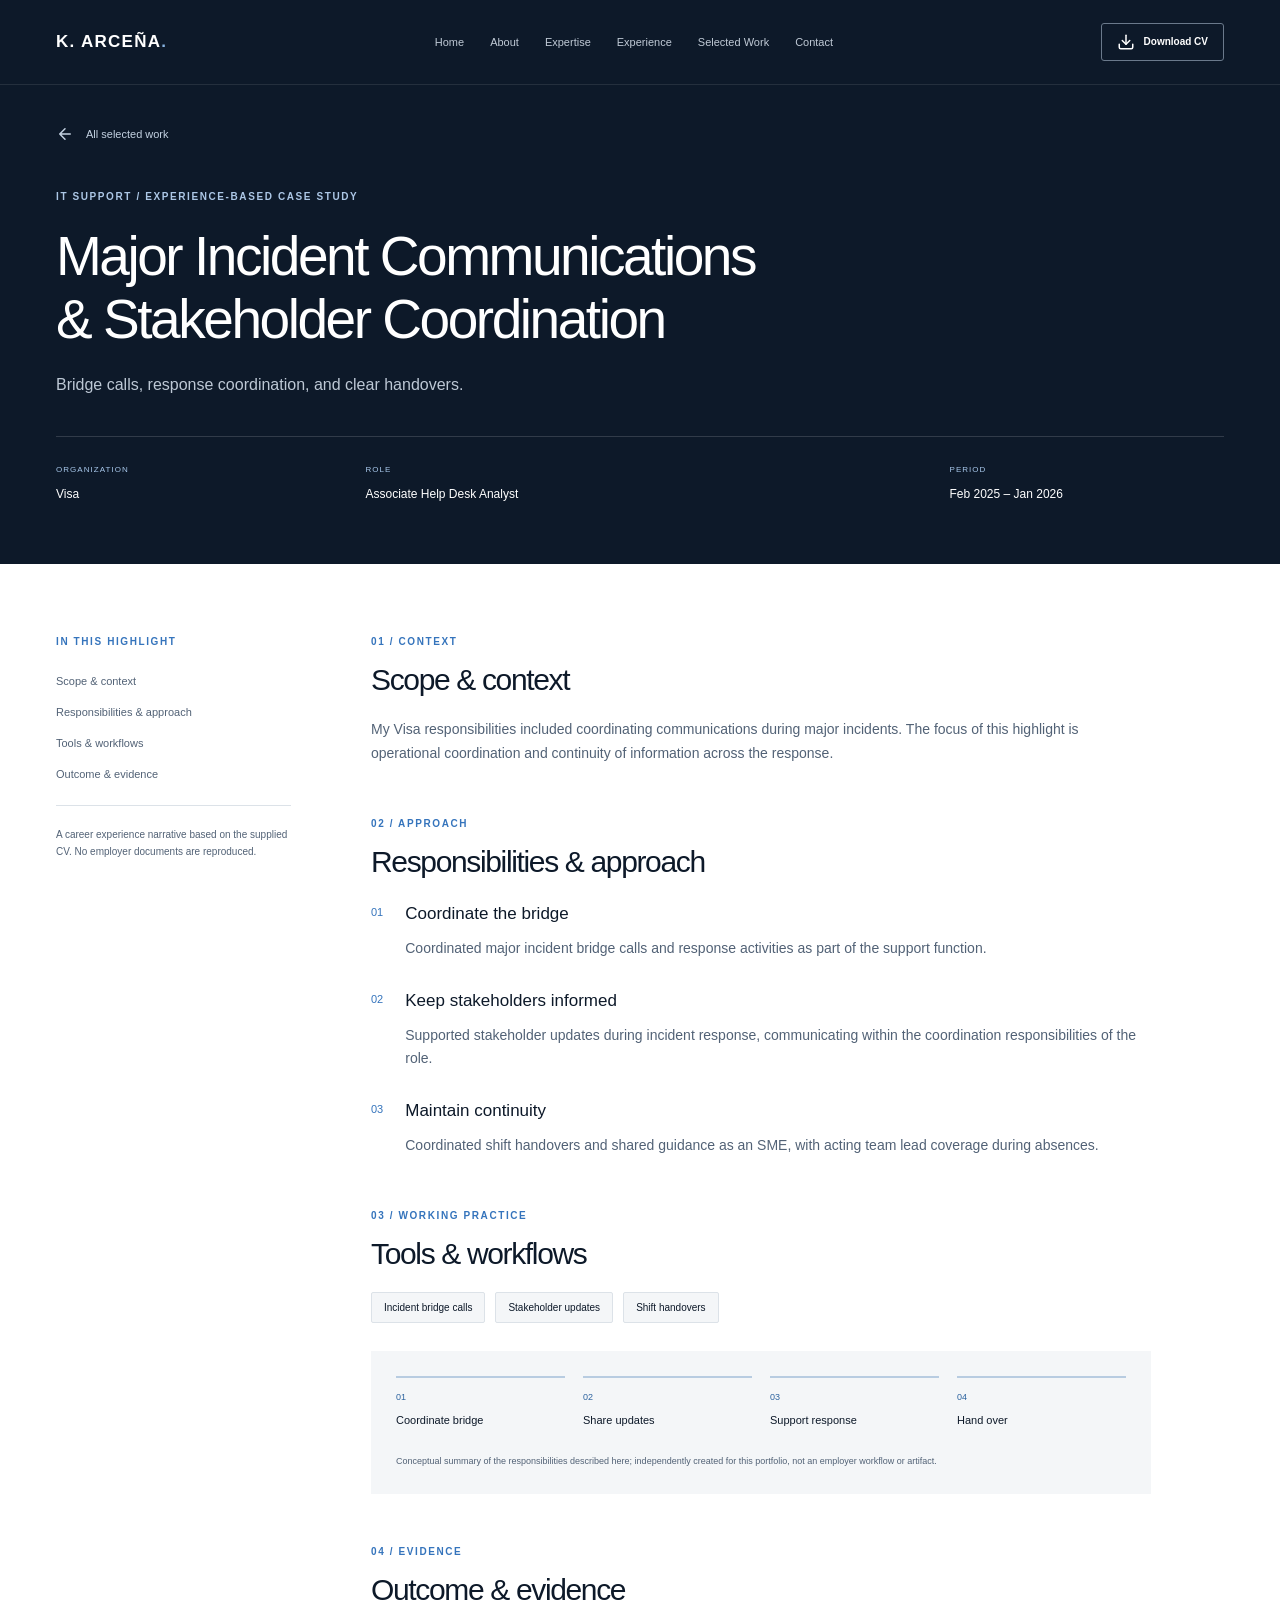
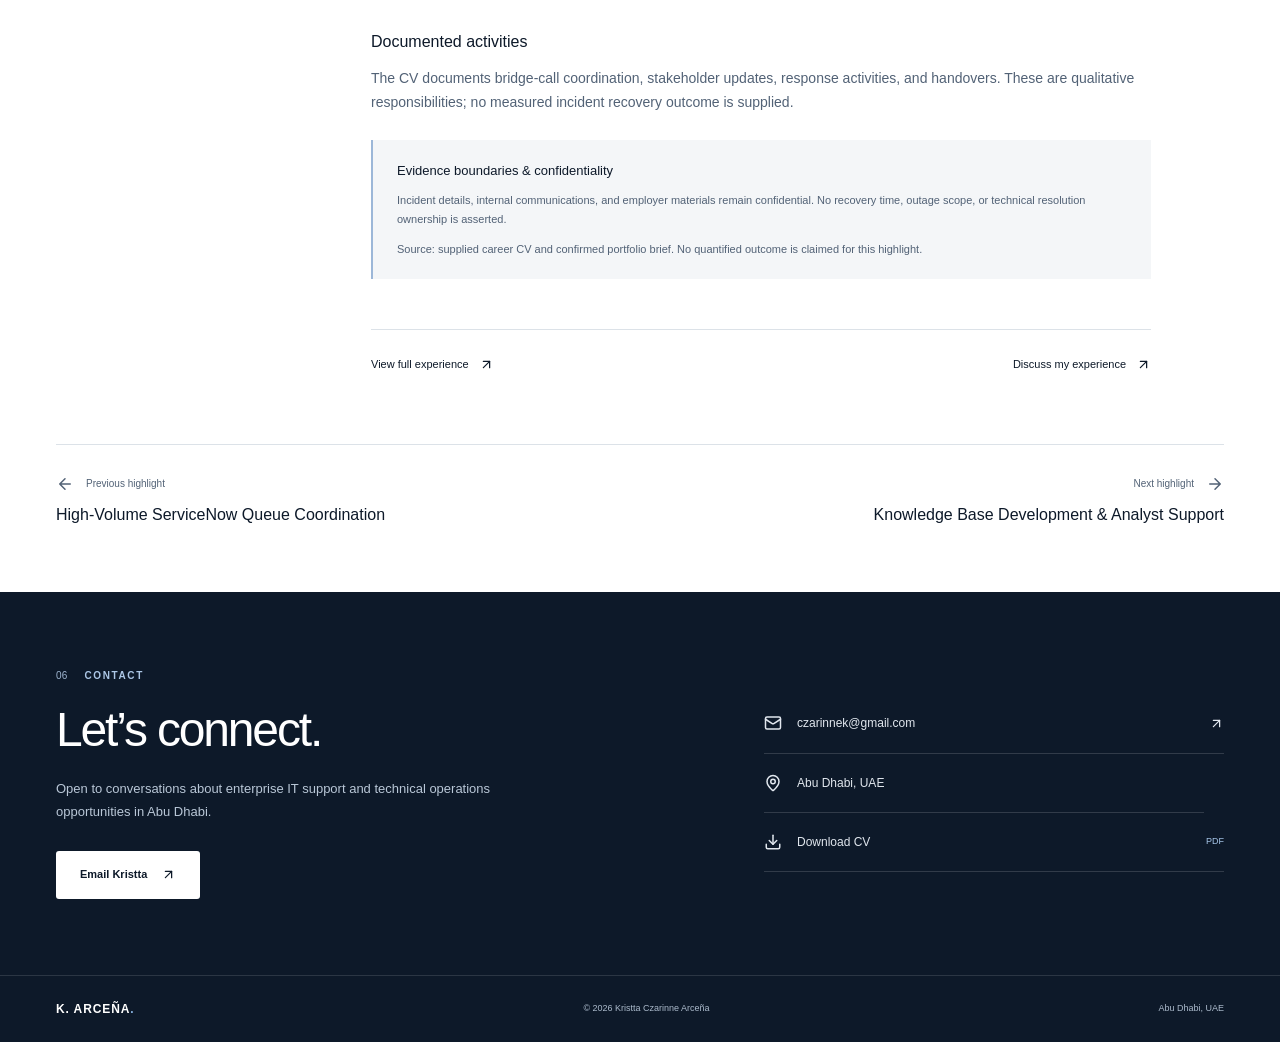
<file: work/major-incident-communications/index.html>
<!doctype html>
<html lang="en" class="no-js">
<head>
<meta charset="utf-8">
<meta name="viewport" content="width=device-width, initial-scale=1">
<title>Major Incident Communications &amp; Stakeholder Coordination | Kristta Arceña</title>
<meta name="description" content="Bridge calls, response coordination, and clear handovers. An experience-based case study from Visa.">

<meta property="og:type" content="website"><meta property="og:locale" content="en_AE"><meta property="og:site_name" content="Kristta Arceña">
<meta property="og:title" content="Major Incident Communications &amp; Stakeholder Coordination | Kristta Arceña"><meta property="og:description" content="Bridge calls, response coordination, and clear handovers. An experience-based case study from Visa.">
<meta name="twitter:card" content="summary_large_image"><meta name="twitter:title" content="Major Incident Communications &amp; Stakeholder Coordination | Kristta Arceña"><meta name="twitter:description" content="Bridge calls, response coordination, and clear handovers. An experience-based case study from Visa.">

<link rel="icon" href="../../assets/favicon.svg" type="image/svg+xml">
<link rel="stylesheet" href="../../assets/styles.css">
<script>document.documentElement.classList.replace('no-js','js');</script>
<script src="../../assets/site.js" defer></script>
<script type="application/ld+json">{"@context":"https://schema.org","@type":"Person","name":"Kristta Czarinne Arceña","jobTitle":"Executive Assistant","description":"IT Support Engineer | L1/L2 Technical Support | Enterprise IT Operations","homeLocation":{"@type":"Place","name":"Abu Dhabi, UAE"},"email":"mailto:czarinnek@gmail.com"}</script>
</head>
<body>
<a class="skip-link" href="#main">Skip to content</a>
<header class="site-header"><div class="container header-inner"><a href="../../index.html#home" class="wordmark" aria-label="K. ARCEÑA home — Kristta Czarinne Arceña">K. ARCEÑA<span class="brand-dot">.</span></a><nav class="desktop-nav" aria-label="Primary navigation"><a href="../../index.html#home">Home</a><a href="../../index.html#about">About</a><a href="../../index.html#expertise">Expertise</a><a href="../../index.html#experience">Experience</a><a href="../../index.html#work">Selected Work</a><a href="../../index.html#contact">Contact</a></nav><a class="button button-outline header-cv" href="../../cv/Kristta_Arcena_CV.pdf" download><svg xmlns="http://www.w3.org/2000/svg" width="18" height="18" viewBox="0 0 24 24" fill="none" stroke="currentColor" stroke-width="2" stroke-linecap="round" stroke-linejoin="round" class="lucide lucide-download" aria-hidden="true"><path d="M21 15v4a2 2 0 0 1-2 2H5a2 2 0 0 1-2-2v-4"></path><polyline points="7 10 12 15 17 10"></polyline><line x1="12" x2="12" y1="15" y2="3"></line></svg>Download CV</a><button class="menu-toggle" aria-expanded="false" aria-controls="mobile-navigation" aria-label="Open navigation"><span data-menu-open><svg xmlns="http://www.w3.org/2000/svg" width="24" height="24" viewBox="0 0 24 24" fill="none" stroke="currentColor" stroke-width="2" stroke-linecap="round" stroke-linejoin="round" class="lucide lucide-menu" aria-hidden="true"><line x1="4" x2="20" y1="12" y2="12"></line><line x1="4" x2="20" y1="6" y2="6"></line><line x1="4" x2="20" y1="18" y2="18"></line></svg></span><span data-menu-close hidden><svg xmlns="http://www.w3.org/2000/svg" width="18" height="18" viewBox="0 0 24 24" fill="none" stroke="currentColor" stroke-width="2" stroke-linecap="round" stroke-linejoin="round" aria-hidden="true"><path d="m6 6 12 12M6 18 18 6"/></svg></span></button></div><div id="mobile-navigation" class="mobile-panel" hidden><nav aria-label="Mobile navigation"><a href="../../index.html#home"><span class="nav-number">01</span>Home</a><a href="../../index.html#about"><span class="nav-number">02</span>About</a><a href="../../index.html#expertise"><span class="nav-number">03</span>Expertise</a><a href="../../index.html#experience"><span class="nav-number">04</span>Experience</a><a href="../../index.html#work"><span class="nav-number">05</span>Selected Work</a><a href="../../index.html#contact"><span class="nav-number">06</span>Contact</a><a class="mobile-cv" href="../../cv/Kristta_Arcena_CV.pdf" download><svg xmlns="http://www.w3.org/2000/svg" width="18" height="18" viewBox="0 0 24 24" fill="none" stroke="currentColor" stroke-width="2" stroke-linecap="round" stroke-linejoin="round" class="lucide lucide-download" aria-hidden="true"><path d="M21 15v4a2 2 0 0 1-2 2H5a2 2 0 0 1-2-2v-4"></path><polyline points="7 10 12 15 17 10"></polyline><line x1="12" x2="12" y1="15" y2="3"></line></svg>Download CV</a></nav></div></header>
<main id="main" tabindex="-1"><section class="case-hero dark"><div class="container"><a class="back-link" href="../../index.html#work"><svg xmlns="http://www.w3.org/2000/svg" width="18" height="18" viewBox="0 0 24 24" fill="none" stroke="currentColor" stroke-width="2" stroke-linecap="round" stroke-linejoin="round" aria-hidden="true"><path d="M19 12H5m7-7-7 7 7 7"/></svg>All selected work</a><p class="eyebrow">IT Support / EXPERIENCE-BASED CASE STUDY</p><h1>Major Incident Communications &amp; Stakeholder Coordination</h1><p class="case-intro">Bridge calls, response coordination, and clear handovers.</p><dl class="case-facts"><div><dt>ORGANIZATION</dt><dd>Visa</dd></div><div><dt>ROLE</dt><dd>Associate Help Desk Analyst</dd></div><div><dt>PERIOD</dt><dd>Feb 2025 – Jan 2026</dd></div></dl></div></section><div class="container case-layout"><aside class="case-aside"><p class="eyebrow">IN THIS HIGHLIGHT</p><nav aria-label="Case study sections"><a href="#context">Scope &amp; context</a><a href="#approach">Responsibilities &amp; approach</a><a href="#workflow">Tools &amp; workflows</a><a href="#evidence">Outcome &amp; evidence</a></nav><p class="aside-note">A career experience narrative based on the supplied CV. No employer documents are reproduced.</p></aside><article class="case-content"><section id="context" tabindex="-1"><p class="eyebrow">01 / CONTEXT</p><h2>Scope &amp; context</h2><p>My Visa responsibilities included coordinating communications during major incidents. The focus of this highlight is operational coordination and continuity of information across the response.</p></section><section id="approach" tabindex="-1"><p class="eyebrow">02 / APPROACH</p><h2>Responsibilities &amp; approach</h2><div class="approach-list"><div><span>01</span><div><h3>Coordinate the bridge</h3><p>Coordinated major incident bridge calls and response activities as part of the support function.</p></div></div><div><span>02</span><div><h3>Keep stakeholders informed</h3><p>Supported stakeholder updates during incident response, communicating within the coordination responsibilities of the role.</p></div></div><div><span>03</span><div><h3>Maintain continuity</h3><p>Coordinated shift handovers and shared guidance as an SME, with acting team lead coverage during absences.</p></div></div></div></section><section id="workflow" tabindex="-1"><p class="eyebrow">03 / WORKING PRACTICE</p><h2>Tools &amp; workflows</h2><div class="case-tools"><span>Incident bridge calls</span><span>Stakeholder updates</span><span>Shift handovers</span></div><figure class="process-figure"><ol><li><span>01</span>Coordinate bridge</li><li><span>02</span>Share updates</li><li><span>03</span>Support response</li><li><span>04</span>Hand over</li></ol><figcaption>Conceptual summary of the responsibilities described here; independently created for this portfolio, not an employer workflow or artifact.</figcaption></figure></section><section id="evidence" tabindex="-1"><p class="eyebrow">04 / EVIDENCE</p><h2>Outcome &amp; evidence</h2><h3>Documented activities</h3><p>The CV documents bridge-call coordination, stakeholder updates, response activities, and handovers. These are qualitative responsibilities; no measured incident recovery outcome is supplied.</p><div class="evidence-note"><h3>Evidence boundaries &amp; confidentiality</h3><p>Incident details, internal communications, and employer materials remain confidential. No recovery time, outage scope, or technical resolution ownership is asserted.</p><p>Source: supplied career CV and confirmed portfolio brief. No quantified outcome is claimed for this highlight.</p></div></section><div class="case-bottom-links"><a href="../../index.html#experience">View full experience<svg xmlns="http://www.w3.org/2000/svg" width="15" height="15" viewBox="0 0 24 24" fill="none" stroke="currentColor" stroke-width="2" stroke-linecap="round" stroke-linejoin="round" class="lucide lucide-arrow-up-right" aria-hidden="true"><path d="M7 7h10v10"></path><path d="M7 17 17 7"></path></svg></a><a href="../../index.html#contact">Discuss my experience<svg xmlns="http://www.w3.org/2000/svg" width="15" height="15" viewBox="0 0 24 24" fill="none" stroke="currentColor" stroke-width="2" stroke-linecap="round" stroke-linejoin="round" class="lucide lucide-arrow-up-right" aria-hidden="true"><path d="M7 7h10v10"></path><path d="M7 17 17 7"></path></svg></a></div></article></div><nav aria-label="Previous and next case studies" class="case-pagination container"><a href="../servicenow-queue-coordination/"><span><svg xmlns="http://www.w3.org/2000/svg" width="18" height="18" viewBox="0 0 24 24" fill="none" stroke="currentColor" stroke-width="2" stroke-linecap="round" stroke-linejoin="round" aria-hidden="true"><path d="M19 12H5m7-7-7 7 7 7"/></svg>Previous highlight</span><strong>High-Volume ServiceNow Queue Coordination</strong></a><a href="../knowledge-and-analyst-support/"><span>Next highlight<svg xmlns="http://www.w3.org/2000/svg" width="18" height="18" viewBox="0 0 24 24" fill="none" stroke="currentColor" stroke-width="2" stroke-linecap="round" stroke-linejoin="round" aria-hidden="true"><path d="M5 12h14m-7-7 7 7-7 7"/></svg></span><strong>Knowledge Base Development &amp; Analyst Support</strong></a></nav><section id="contact" tabindex="-1" class="contact dark"><div class="container contact-grid"><div><p class="eyebrow section-label"><span>06</span>CONTACT</p><h2>Let’s connect.</h2><p>Open to conversations about enterprise IT support and technical operations opportunities in Abu Dhabi.</p><a class="button button-white" href="mailto:czarinnek@gmail.com">Email Kristta<svg xmlns="http://www.w3.org/2000/svg" width="15" height="15" viewBox="0 0 24 24" fill="none" stroke="currentColor" stroke-width="2" stroke-linecap="round" stroke-linejoin="round" class="lucide lucide-arrow-up-right" aria-hidden="true"><path d="M7 7h10v10"></path><path d="M7 17 17 7"></path></svg></a></div><div class="contact-details"><a href="mailto:czarinnek@gmail.com"><svg xmlns="http://www.w3.org/2000/svg" width="18" height="18" viewBox="0 0 24 24" fill="none" stroke="currentColor" stroke-width="2" stroke-linecap="round" stroke-linejoin="round" class="lucide lucide-mail" aria-hidden="true"><rect width="20" height="16" x="2" y="4" rx="2"></rect><path d="m22 7-8.97 5.7a1.94 1.94 0 0 1-2.06 0L2 7"></path></svg>czarinnek@gmail.com<svg xmlns="http://www.w3.org/2000/svg" width="15" height="15" viewBox="0 0 24 24" fill="none" stroke="currentColor" stroke-width="2" stroke-linecap="round" stroke-linejoin="round" class="lucide lucide-arrow-up-right" aria-hidden="true"><path d="M7 7h10v10"></path><path d="M7 17 17 7"></path></svg></a><p><svg xmlns="http://www.w3.org/2000/svg" width="18" height="18" viewBox="0 0 24 24" fill="none" stroke="currentColor" stroke-width="2" stroke-linecap="round" stroke-linejoin="round" class="lucide lucide-map-pin" aria-hidden="true"><path d="M20 10c0 4.993-5.539 10.193-7.399 11.799a1 1 0 0 1-1.202 0C9.539 20.193 4 14.993 4 10a8 8 0 0 1 16 0"></path><circle cx="12" cy="10" r="3"></circle></svg>Abu Dhabi, UAE</p><a href="../../cv/Kristta_Arcena_CV.pdf" download><svg xmlns="http://www.w3.org/2000/svg" width="18" height="18" viewBox="0 0 24 24" fill="none" stroke="currentColor" stroke-width="2" stroke-linecap="round" stroke-linejoin="round" class="lucide lucide-download" aria-hidden="true"><path d="M21 15v4a2 2 0 0 1-2 2H5a2 2 0 0 1-2-2v-4"></path><polyline points="7 10 12 15 17 10"></polyline><line x1="12" x2="12" y1="15" y2="3"></line></svg>Download CV<span class="file-label">PDF</span></a></div></div></section></main>
<footer class="footer dark"><div class="container footer-inner"><a href="../../index.html#home" class="wordmark">K. ARCEÑA<span class="brand-dot">.</span></a><p>© <span data-year>2026</span> Kristta Czarinne Arceña</p><span>Abu Dhabi, UAE</span></div></footer>
</body></html>
</file>
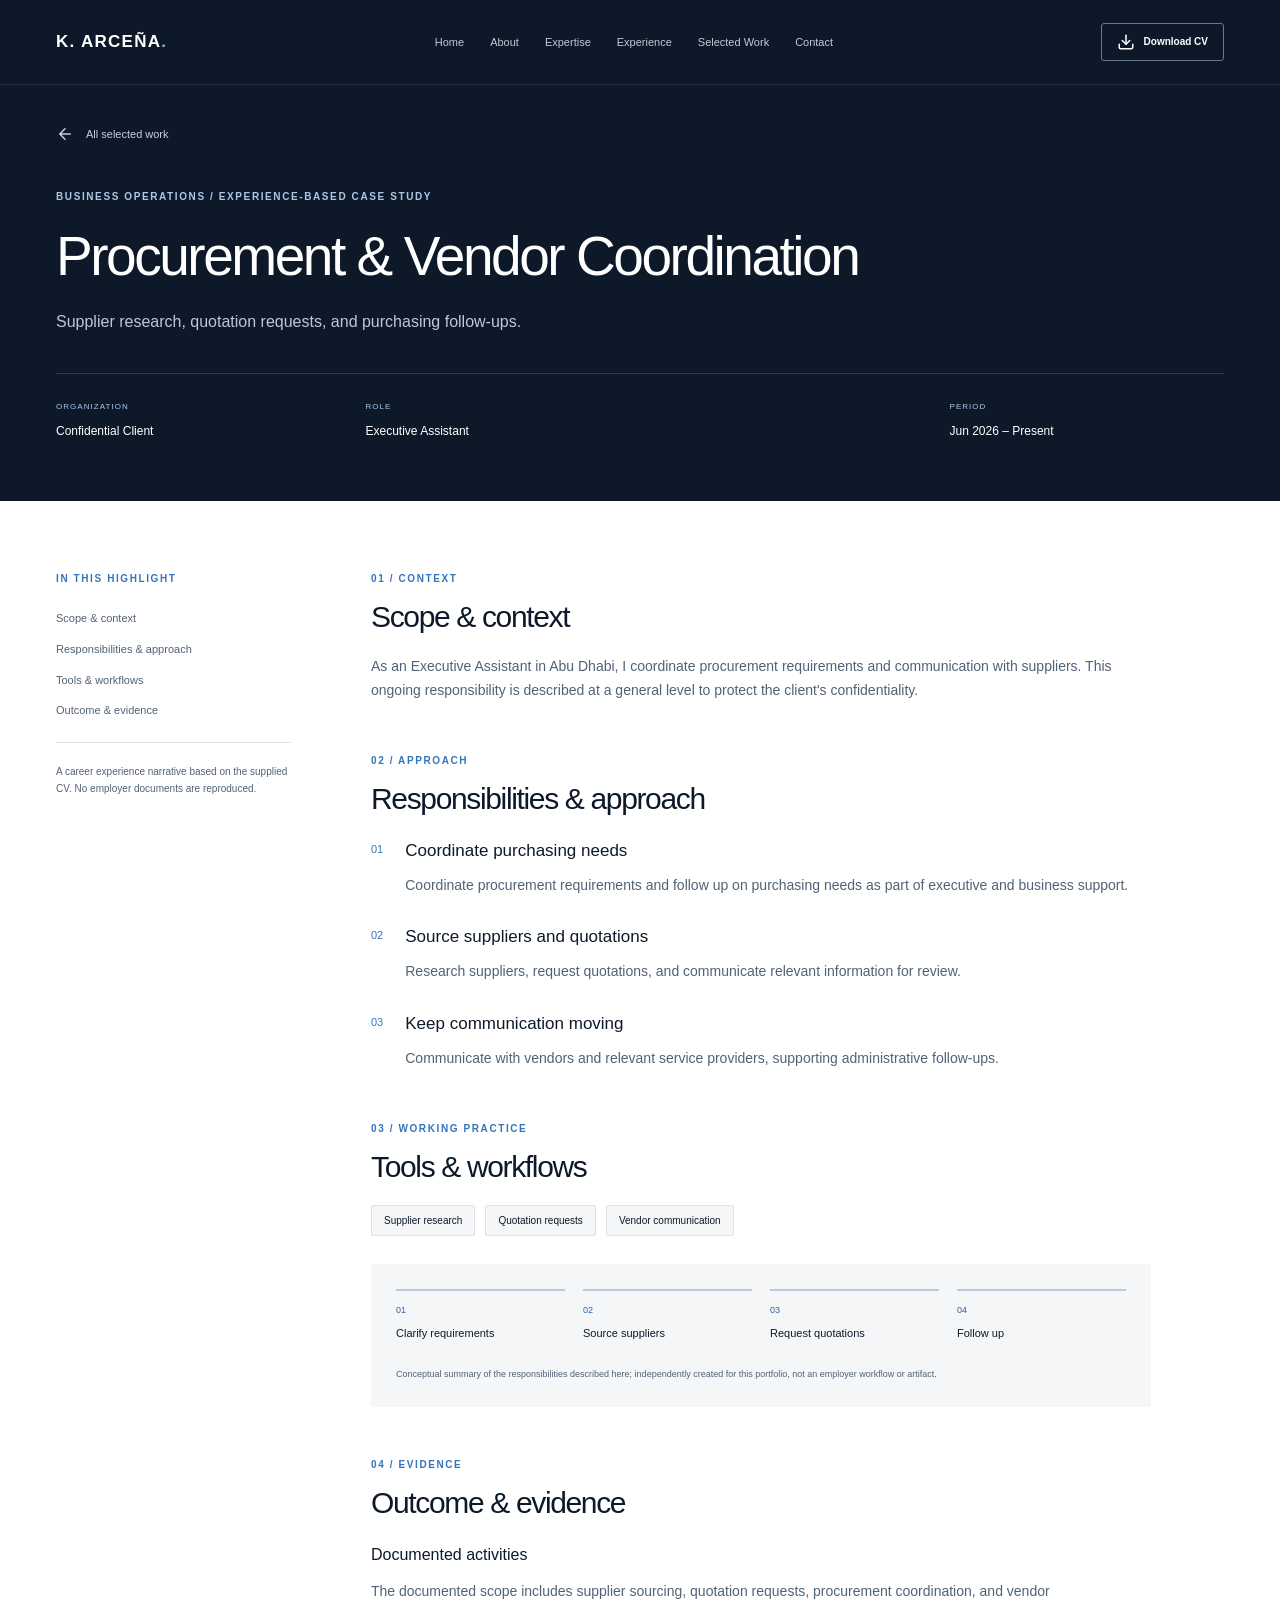
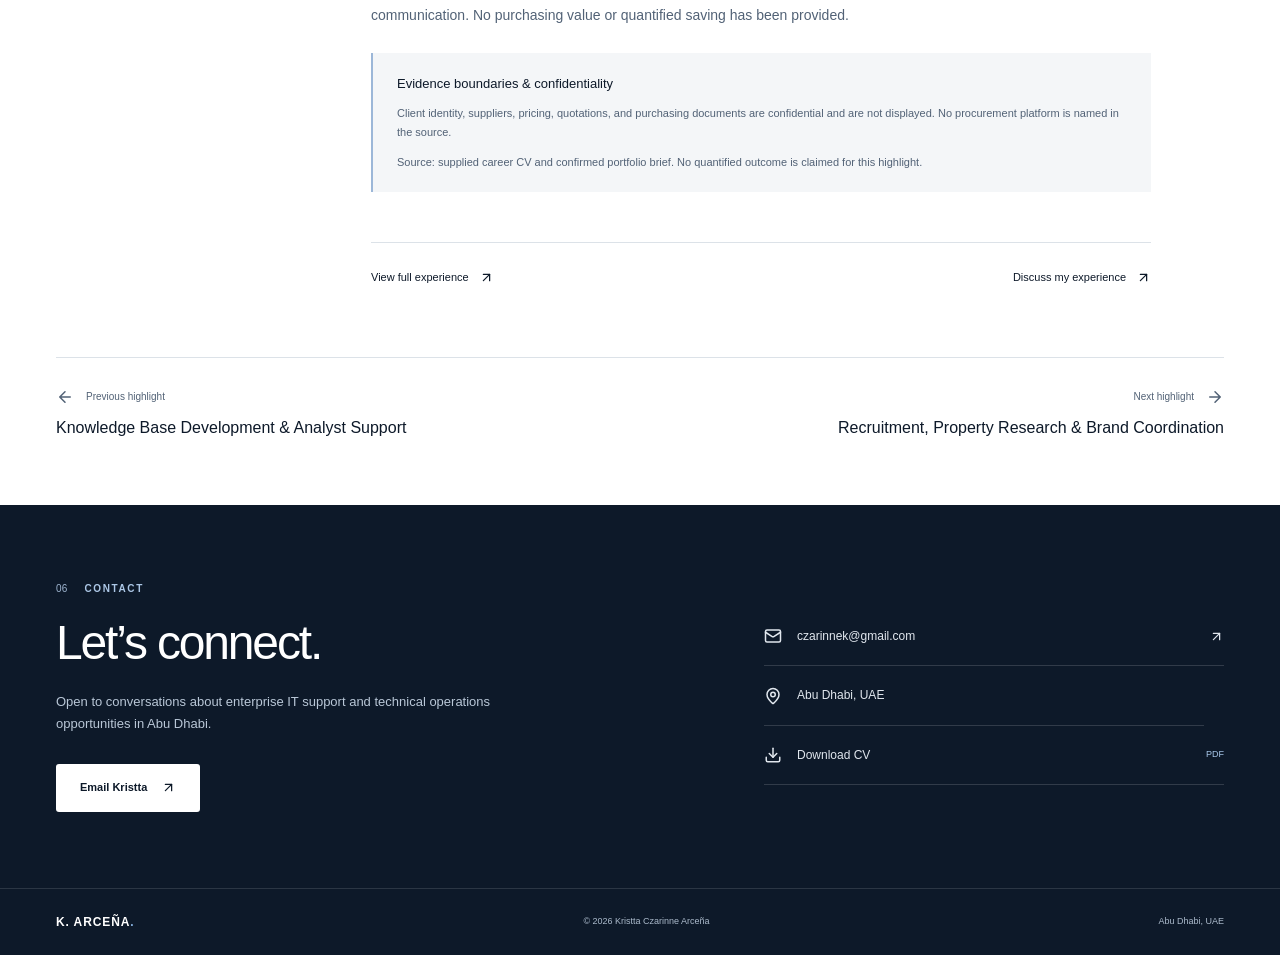
<file: work/procurement-vendor-coordination/index.html>
<!doctype html>
<html lang="en" class="no-js">
<head>
<meta charset="utf-8">
<meta name="viewport" content="width=device-width, initial-scale=1">
<title>Procurement &amp; Vendor Coordination | Kristta Arceña</title>
<meta name="description" content="Supplier research, quotation requests, and purchasing follow-ups. An experience-based case study from Confidential Client.">

<meta property="og:type" content="website"><meta property="og:locale" content="en_AE"><meta property="og:site_name" content="Kristta Arceña">
<meta property="og:title" content="Procurement &amp; Vendor Coordination | Kristta Arceña"><meta property="og:description" content="Supplier research, quotation requests, and purchasing follow-ups. An experience-based case study from Confidential Client.">
<meta name="twitter:card" content="summary_large_image"><meta name="twitter:title" content="Procurement &amp; Vendor Coordination | Kristta Arceña"><meta name="twitter:description" content="Supplier research, quotation requests, and purchasing follow-ups. An experience-based case study from Confidential Client.">

<link rel="icon" href="../../assets/favicon.svg" type="image/svg+xml">
<link rel="stylesheet" href="../../assets/styles.css">
<script>document.documentElement.classList.replace('no-js','js');</script>
<script src="../../assets/site.js" defer></script>
<script type="application/ld+json">{"@context":"https://schema.org","@type":"Person","name":"Kristta Czarinne Arceña","jobTitle":"Executive Assistant","description":"IT Support Engineer | L1/L2 Technical Support | Enterprise IT Operations","homeLocation":{"@type":"Place","name":"Abu Dhabi, UAE"},"email":"mailto:czarinnek@gmail.com"}</script>
</head>
<body>
<a class="skip-link" href="#main">Skip to content</a>
<header class="site-header"><div class="container header-inner"><a href="../../index.html#home" class="wordmark" aria-label="K. ARCEÑA home — Kristta Czarinne Arceña">K. ARCEÑA<span class="brand-dot">.</span></a><nav class="desktop-nav" aria-label="Primary navigation"><a href="../../index.html#home">Home</a><a href="../../index.html#about">About</a><a href="../../index.html#expertise">Expertise</a><a href="../../index.html#experience">Experience</a><a href="../../index.html#work">Selected Work</a><a href="../../index.html#contact">Contact</a></nav><a class="button button-outline header-cv" href="../../cv/Kristta_Arcena_CV.pdf" download><svg xmlns="http://www.w3.org/2000/svg" width="18" height="18" viewBox="0 0 24 24" fill="none" stroke="currentColor" stroke-width="2" stroke-linecap="round" stroke-linejoin="round" class="lucide lucide-download" aria-hidden="true"><path d="M21 15v4a2 2 0 0 1-2 2H5a2 2 0 0 1-2-2v-4"></path><polyline points="7 10 12 15 17 10"></polyline><line x1="12" x2="12" y1="15" y2="3"></line></svg>Download CV</a><button class="menu-toggle" aria-expanded="false" aria-controls="mobile-navigation" aria-label="Open navigation"><span data-menu-open><svg xmlns="http://www.w3.org/2000/svg" width="24" height="24" viewBox="0 0 24 24" fill="none" stroke="currentColor" stroke-width="2" stroke-linecap="round" stroke-linejoin="round" class="lucide lucide-menu" aria-hidden="true"><line x1="4" x2="20" y1="12" y2="12"></line><line x1="4" x2="20" y1="6" y2="6"></line><line x1="4" x2="20" y1="18" y2="18"></line></svg></span><span data-menu-close hidden><svg xmlns="http://www.w3.org/2000/svg" width="18" height="18" viewBox="0 0 24 24" fill="none" stroke="currentColor" stroke-width="2" stroke-linecap="round" stroke-linejoin="round" aria-hidden="true"><path d="m6 6 12 12M6 18 18 6"/></svg></span></button></div><div id="mobile-navigation" class="mobile-panel" hidden><nav aria-label="Mobile navigation"><a href="../../index.html#home"><span class="nav-number">01</span>Home</a><a href="../../index.html#about"><span class="nav-number">02</span>About</a><a href="../../index.html#expertise"><span class="nav-number">03</span>Expertise</a><a href="../../index.html#experience"><span class="nav-number">04</span>Experience</a><a href="../../index.html#work"><span class="nav-number">05</span>Selected Work</a><a href="../../index.html#contact"><span class="nav-number">06</span>Contact</a><a class="mobile-cv" href="../../cv/Kristta_Arcena_CV.pdf" download><svg xmlns="http://www.w3.org/2000/svg" width="18" height="18" viewBox="0 0 24 24" fill="none" stroke="currentColor" stroke-width="2" stroke-linecap="round" stroke-linejoin="round" class="lucide lucide-download" aria-hidden="true"><path d="M21 15v4a2 2 0 0 1-2 2H5a2 2 0 0 1-2-2v-4"></path><polyline points="7 10 12 15 17 10"></polyline><line x1="12" x2="12" y1="15" y2="3"></line></svg>Download CV</a></nav></div></header>
<main id="main" tabindex="-1"><section class="case-hero dark"><div class="container"><a class="back-link" href="../../index.html#work"><svg xmlns="http://www.w3.org/2000/svg" width="18" height="18" viewBox="0 0 24 24" fill="none" stroke="currentColor" stroke-width="2" stroke-linecap="round" stroke-linejoin="round" aria-hidden="true"><path d="M19 12H5m7-7-7 7 7 7"/></svg>All selected work</a><p class="eyebrow">Business Operations / EXPERIENCE-BASED CASE STUDY</p><h1>Procurement &amp; Vendor Coordination</h1><p class="case-intro">Supplier research, quotation requests, and purchasing follow-ups.</p><dl class="case-facts"><div><dt>ORGANIZATION</dt><dd>Confidential Client</dd></div><div><dt>ROLE</dt><dd>Executive Assistant</dd></div><div><dt>PERIOD</dt><dd>Jun 2026 – Present</dd></div></dl></div></section><div class="container case-layout"><aside class="case-aside"><p class="eyebrow">IN THIS HIGHLIGHT</p><nav aria-label="Case study sections"><a href="#context">Scope &amp; context</a><a href="#approach">Responsibilities &amp; approach</a><a href="#workflow">Tools &amp; workflows</a><a href="#evidence">Outcome &amp; evidence</a></nav><p class="aside-note">A career experience narrative based on the supplied CV. No employer documents are reproduced.</p></aside><article class="case-content"><section id="context" tabindex="-1"><p class="eyebrow">01 / CONTEXT</p><h2>Scope &amp; context</h2><p>As an Executive Assistant in Abu Dhabi, I coordinate procurement requirements and communication with suppliers. This ongoing responsibility is described at a general level to protect the client&#39;s confidentiality.</p></section><section id="approach" tabindex="-1"><p class="eyebrow">02 / APPROACH</p><h2>Responsibilities &amp; approach</h2><div class="approach-list"><div><span>01</span><div><h3>Coordinate purchasing needs</h3><p>Coordinate procurement requirements and follow up on purchasing needs as part of executive and business support.</p></div></div><div><span>02</span><div><h3>Source suppliers and quotations</h3><p>Research suppliers, request quotations, and communicate relevant information for review.</p></div></div><div><span>03</span><div><h3>Keep communication moving</h3><p>Communicate with vendors and relevant service providers, supporting administrative follow-ups.</p></div></div></div></section><section id="workflow" tabindex="-1"><p class="eyebrow">03 / WORKING PRACTICE</p><h2>Tools &amp; workflows</h2><div class="case-tools"><span>Supplier research</span><span>Quotation requests</span><span>Vendor communication</span></div><figure class="process-figure"><ol><li><span>01</span>Clarify requirements</li><li><span>02</span>Source suppliers</li><li><span>03</span>Request quotations</li><li><span>04</span>Follow up</li></ol><figcaption>Conceptual summary of the responsibilities described here; independently created for this portfolio, not an employer workflow or artifact.</figcaption></figure></section><section id="evidence" tabindex="-1"><p class="eyebrow">04 / EVIDENCE</p><h2>Outcome &amp; evidence</h2><h3>Documented activities</h3><p>The documented scope includes supplier sourcing, quotation requests, procurement coordination, and vendor communication. No purchasing value or quantified saving has been provided.</p><div class="evidence-note"><h3>Evidence boundaries &amp; confidentiality</h3><p>Client identity, suppliers, pricing, quotations, and purchasing documents are confidential and are not displayed. No procurement platform is named in the source.</p><p>Source: supplied career CV and confirmed portfolio brief. No quantified outcome is claimed for this highlight.</p></div></section><div class="case-bottom-links"><a href="../../index.html#experience">View full experience<svg xmlns="http://www.w3.org/2000/svg" width="15" height="15" viewBox="0 0 24 24" fill="none" stroke="currentColor" stroke-width="2" stroke-linecap="round" stroke-linejoin="round" class="lucide lucide-arrow-up-right" aria-hidden="true"><path d="M7 7h10v10"></path><path d="M7 17 17 7"></path></svg></a><a href="../../index.html#contact">Discuss my experience<svg xmlns="http://www.w3.org/2000/svg" width="15" height="15" viewBox="0 0 24 24" fill="none" stroke="currentColor" stroke-width="2" stroke-linecap="round" stroke-linejoin="round" class="lucide lucide-arrow-up-right" aria-hidden="true"><path d="M7 7h10v10"></path><path d="M7 17 17 7"></path></svg></a></div></article></div><nav aria-label="Previous and next case studies" class="case-pagination container"><a href="../knowledge-and-analyst-support/"><span><svg xmlns="http://www.w3.org/2000/svg" width="18" height="18" viewBox="0 0 24 24" fill="none" stroke="currentColor" stroke-width="2" stroke-linecap="round" stroke-linejoin="round" aria-hidden="true"><path d="M19 12H5m7-7-7 7 7 7"/></svg>Previous highlight</span><strong>Knowledge Base Development &amp; Analyst Support</strong></a><a href="../recruitment-research-brand-coordination/"><span>Next highlight<svg xmlns="http://www.w3.org/2000/svg" width="18" height="18" viewBox="0 0 24 24" fill="none" stroke="currentColor" stroke-width="2" stroke-linecap="round" stroke-linejoin="round" aria-hidden="true"><path d="M5 12h14m-7-7 7 7-7 7"/></svg></span><strong>Recruitment, Property Research &amp; Brand Coordination</strong></a></nav><section id="contact" tabindex="-1" class="contact dark"><div class="container contact-grid"><div><p class="eyebrow section-label"><span>06</span>CONTACT</p><h2>Let’s connect.</h2><p>Open to conversations about enterprise IT support and technical operations opportunities in Abu Dhabi.</p><a class="button button-white" href="mailto:czarinnek@gmail.com">Email Kristta<svg xmlns="http://www.w3.org/2000/svg" width="15" height="15" viewBox="0 0 24 24" fill="none" stroke="currentColor" stroke-width="2" stroke-linecap="round" stroke-linejoin="round" class="lucide lucide-arrow-up-right" aria-hidden="true"><path d="M7 7h10v10"></path><path d="M7 17 17 7"></path></svg></a></div><div class="contact-details"><a href="mailto:czarinnek@gmail.com"><svg xmlns="http://www.w3.org/2000/svg" width="18" height="18" viewBox="0 0 24 24" fill="none" stroke="currentColor" stroke-width="2" stroke-linecap="round" stroke-linejoin="round" class="lucide lucide-mail" aria-hidden="true"><rect width="20" height="16" x="2" y="4" rx="2"></rect><path d="m22 7-8.97 5.7a1.94 1.94 0 0 1-2.06 0L2 7"></path></svg>czarinnek@gmail.com<svg xmlns="http://www.w3.org/2000/svg" width="15" height="15" viewBox="0 0 24 24" fill="none" stroke="currentColor" stroke-width="2" stroke-linecap="round" stroke-linejoin="round" class="lucide lucide-arrow-up-right" aria-hidden="true"><path d="M7 7h10v10"></path><path d="M7 17 17 7"></path></svg></a><p><svg xmlns="http://www.w3.org/2000/svg" width="18" height="18" viewBox="0 0 24 24" fill="none" stroke="currentColor" stroke-width="2" stroke-linecap="round" stroke-linejoin="round" class="lucide lucide-map-pin" aria-hidden="true"><path d="M20 10c0 4.993-5.539 10.193-7.399 11.799a1 1 0 0 1-1.202 0C9.539 20.193 4 14.993 4 10a8 8 0 0 1 16 0"></path><circle cx="12" cy="10" r="3"></circle></svg>Abu Dhabi, UAE</p><a href="../../cv/Kristta_Arcena_CV.pdf" download><svg xmlns="http://www.w3.org/2000/svg" width="18" height="18" viewBox="0 0 24 24" fill="none" stroke="currentColor" stroke-width="2" stroke-linecap="round" stroke-linejoin="round" class="lucide lucide-download" aria-hidden="true"><path d="M21 15v4a2 2 0 0 1-2 2H5a2 2 0 0 1-2-2v-4"></path><polyline points="7 10 12 15 17 10"></polyline><line x1="12" x2="12" y1="15" y2="3"></line></svg>Download CV<span class="file-label">PDF</span></a></div></div></section></main>
<footer class="footer dark"><div class="container footer-inner"><a href="../../index.html#home" class="wordmark">K. ARCEÑA<span class="brand-dot">.</span></a><p>© <span data-year>2026</span> Kristta Czarinne Arceña</p><span>Abu Dhabi, UAE</span></div></footer>
</body></html>
</file>
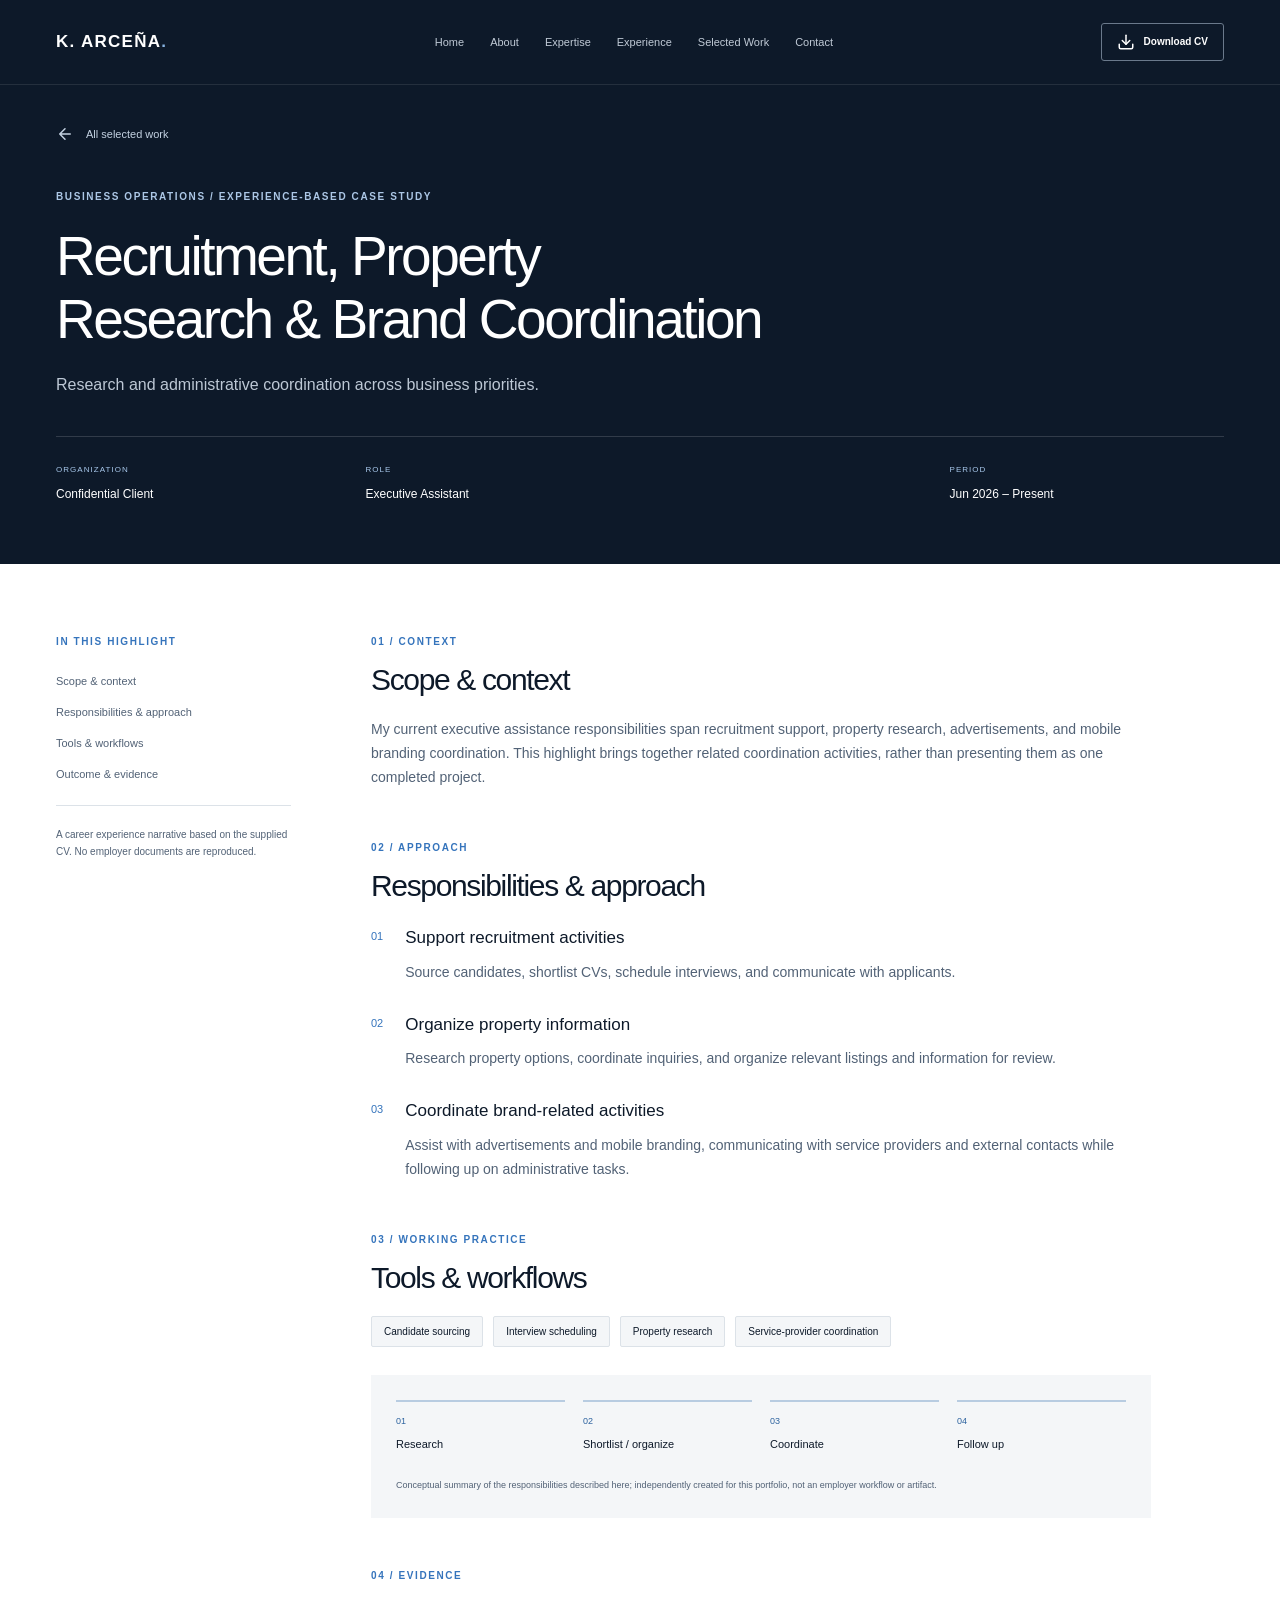
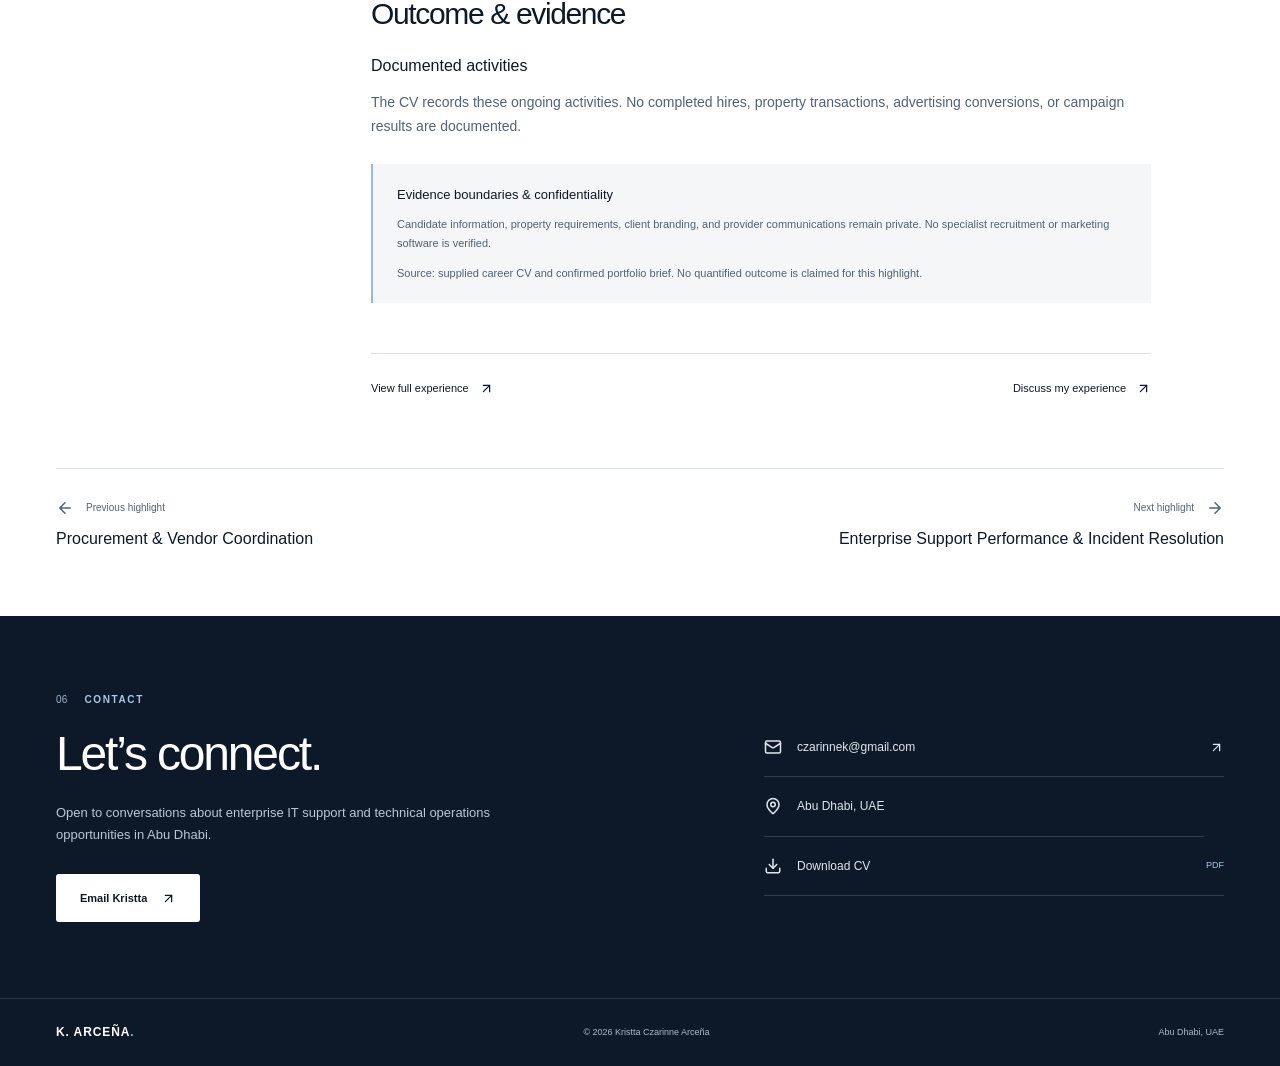
<file: work/recruitment-research-brand-coordination/index.html>
<!doctype html>
<html lang="en" class="no-js">
<head>
<meta charset="utf-8">
<meta name="viewport" content="width=device-width, initial-scale=1">
<title>Recruitment, Property Research &amp; Brand Coordination | Kristta Arceña</title>
<meta name="description" content="Research and administrative coordination across business priorities. An experience-based case study from Confidential Client.">

<meta property="og:type" content="website"><meta property="og:locale" content="en_AE"><meta property="og:site_name" content="Kristta Arceña">
<meta property="og:title" content="Recruitment, Property Research &amp; Brand Coordination | Kristta Arceña"><meta property="og:description" content="Research and administrative coordination across business priorities. An experience-based case study from Confidential Client.">
<meta name="twitter:card" content="summary_large_image"><meta name="twitter:title" content="Recruitment, Property Research &amp; Brand Coordination | Kristta Arceña"><meta name="twitter:description" content="Research and administrative coordination across business priorities. An experience-based case study from Confidential Client.">

<link rel="icon" href="../../assets/favicon.svg" type="image/svg+xml">
<link rel="stylesheet" href="../../assets/styles.css">
<script>document.documentElement.classList.replace('no-js','js');</script>
<script src="../../assets/site.js" defer></script>
<script type="application/ld+json">{"@context":"https://schema.org","@type":"Person","name":"Kristta Czarinne Arceña","jobTitle":"Executive Assistant","description":"IT Support Engineer | L1/L2 Technical Support | Enterprise IT Operations","homeLocation":{"@type":"Place","name":"Abu Dhabi, UAE"},"email":"mailto:czarinnek@gmail.com"}</script>
</head>
<body>
<a class="skip-link" href="#main">Skip to content</a>
<header class="site-header"><div class="container header-inner"><a href="../../index.html#home" class="wordmark" aria-label="K. ARCEÑA home — Kristta Czarinne Arceña">K. ARCEÑA<span class="brand-dot">.</span></a><nav class="desktop-nav" aria-label="Primary navigation"><a href="../../index.html#home">Home</a><a href="../../index.html#about">About</a><a href="../../index.html#expertise">Expertise</a><a href="../../index.html#experience">Experience</a><a href="../../index.html#work">Selected Work</a><a href="../../index.html#contact">Contact</a></nav><a class="button button-outline header-cv" href="../../cv/Kristta_Arcena_CV.pdf" download><svg xmlns="http://www.w3.org/2000/svg" width="18" height="18" viewBox="0 0 24 24" fill="none" stroke="currentColor" stroke-width="2" stroke-linecap="round" stroke-linejoin="round" class="lucide lucide-download" aria-hidden="true"><path d="M21 15v4a2 2 0 0 1-2 2H5a2 2 0 0 1-2-2v-4"></path><polyline points="7 10 12 15 17 10"></polyline><line x1="12" x2="12" y1="15" y2="3"></line></svg>Download CV</a><button class="menu-toggle" aria-expanded="false" aria-controls="mobile-navigation" aria-label="Open navigation"><span data-menu-open><svg xmlns="http://www.w3.org/2000/svg" width="24" height="24" viewBox="0 0 24 24" fill="none" stroke="currentColor" stroke-width="2" stroke-linecap="round" stroke-linejoin="round" class="lucide lucide-menu" aria-hidden="true"><line x1="4" x2="20" y1="12" y2="12"></line><line x1="4" x2="20" y1="6" y2="6"></line><line x1="4" x2="20" y1="18" y2="18"></line></svg></span><span data-menu-close hidden><svg xmlns="http://www.w3.org/2000/svg" width="18" height="18" viewBox="0 0 24 24" fill="none" stroke="currentColor" stroke-width="2" stroke-linecap="round" stroke-linejoin="round" aria-hidden="true"><path d="m6 6 12 12M6 18 18 6"/></svg></span></button></div><div id="mobile-navigation" class="mobile-panel" hidden><nav aria-label="Mobile navigation"><a href="../../index.html#home"><span class="nav-number">01</span>Home</a><a href="../../index.html#about"><span class="nav-number">02</span>About</a><a href="../../index.html#expertise"><span class="nav-number">03</span>Expertise</a><a href="../../index.html#experience"><span class="nav-number">04</span>Experience</a><a href="../../index.html#work"><span class="nav-number">05</span>Selected Work</a><a href="../../index.html#contact"><span class="nav-number">06</span>Contact</a><a class="mobile-cv" href="../../cv/Kristta_Arcena_CV.pdf" download><svg xmlns="http://www.w3.org/2000/svg" width="18" height="18" viewBox="0 0 24 24" fill="none" stroke="currentColor" stroke-width="2" stroke-linecap="round" stroke-linejoin="round" class="lucide lucide-download" aria-hidden="true"><path d="M21 15v4a2 2 0 0 1-2 2H5a2 2 0 0 1-2-2v-4"></path><polyline points="7 10 12 15 17 10"></polyline><line x1="12" x2="12" y1="15" y2="3"></line></svg>Download CV</a></nav></div></header>
<main id="main" tabindex="-1"><section class="case-hero dark"><div class="container"><a class="back-link" href="../../index.html#work"><svg xmlns="http://www.w3.org/2000/svg" width="18" height="18" viewBox="0 0 24 24" fill="none" stroke="currentColor" stroke-width="2" stroke-linecap="round" stroke-linejoin="round" aria-hidden="true"><path d="M19 12H5m7-7-7 7 7 7"/></svg>All selected work</a><p class="eyebrow">Business Operations / EXPERIENCE-BASED CASE STUDY</p><h1>Recruitment, Property Research &amp; Brand Coordination</h1><p class="case-intro">Research and administrative coordination across business priorities.</p><dl class="case-facts"><div><dt>ORGANIZATION</dt><dd>Confidential Client</dd></div><div><dt>ROLE</dt><dd>Executive Assistant</dd></div><div><dt>PERIOD</dt><dd>Jun 2026 – Present</dd></div></dl></div></section><div class="container case-layout"><aside class="case-aside"><p class="eyebrow">IN THIS HIGHLIGHT</p><nav aria-label="Case study sections"><a href="#context">Scope &amp; context</a><a href="#approach">Responsibilities &amp; approach</a><a href="#workflow">Tools &amp; workflows</a><a href="#evidence">Outcome &amp; evidence</a></nav><p class="aside-note">A career experience narrative based on the supplied CV. No employer documents are reproduced.</p></aside><article class="case-content"><section id="context" tabindex="-1"><p class="eyebrow">01 / CONTEXT</p><h2>Scope &amp; context</h2><p>My current executive assistance responsibilities span recruitment support, property research, advertisements, and mobile branding coordination. This highlight brings together related coordination activities, rather than presenting them as one completed project.</p></section><section id="approach" tabindex="-1"><p class="eyebrow">02 / APPROACH</p><h2>Responsibilities &amp; approach</h2><div class="approach-list"><div><span>01</span><div><h3>Support recruitment activities</h3><p>Source candidates, shortlist CVs, schedule interviews, and communicate with applicants.</p></div></div><div><span>02</span><div><h3>Organize property information</h3><p>Research property options, coordinate inquiries, and organize relevant listings and information for review.</p></div></div><div><span>03</span><div><h3>Coordinate brand-related activities</h3><p>Assist with advertisements and mobile branding, communicating with service providers and external contacts while following up on administrative tasks.</p></div></div></div></section><section id="workflow" tabindex="-1"><p class="eyebrow">03 / WORKING PRACTICE</p><h2>Tools &amp; workflows</h2><div class="case-tools"><span>Candidate sourcing</span><span>Interview scheduling</span><span>Property research</span><span>Service-provider coordination</span></div><figure class="process-figure"><ol><li><span>01</span>Research</li><li><span>02</span>Shortlist / organize</li><li><span>03</span>Coordinate</li><li><span>04</span>Follow up</li></ol><figcaption>Conceptual summary of the responsibilities described here; independently created for this portfolio, not an employer workflow or artifact.</figcaption></figure></section><section id="evidence" tabindex="-1"><p class="eyebrow">04 / EVIDENCE</p><h2>Outcome &amp; evidence</h2><h3>Documented activities</h3><p>The CV records these ongoing activities. No completed hires, property transactions, advertising conversions, or campaign results are documented.</p><div class="evidence-note"><h3>Evidence boundaries &amp; confidentiality</h3><p>Candidate information, property requirements, client branding, and provider communications remain private. No specialist recruitment or marketing software is verified.</p><p>Source: supplied career CV and confirmed portfolio brief. No quantified outcome is claimed for this highlight.</p></div></section><div class="case-bottom-links"><a href="../../index.html#experience">View full experience<svg xmlns="http://www.w3.org/2000/svg" width="15" height="15" viewBox="0 0 24 24" fill="none" stroke="currentColor" stroke-width="2" stroke-linecap="round" stroke-linejoin="round" class="lucide lucide-arrow-up-right" aria-hidden="true"><path d="M7 7h10v10"></path><path d="M7 17 17 7"></path></svg></a><a href="../../index.html#contact">Discuss my experience<svg xmlns="http://www.w3.org/2000/svg" width="15" height="15" viewBox="0 0 24 24" fill="none" stroke="currentColor" stroke-width="2" stroke-linecap="round" stroke-linejoin="round" class="lucide lucide-arrow-up-right" aria-hidden="true"><path d="M7 7h10v10"></path><path d="M7 17 17 7"></path></svg></a></div></article></div><nav aria-label="Previous and next case studies" class="case-pagination container"><a href="../procurement-vendor-coordination/"><span><svg xmlns="http://www.w3.org/2000/svg" width="18" height="18" viewBox="0 0 24 24" fill="none" stroke="currentColor" stroke-width="2" stroke-linecap="round" stroke-linejoin="round" aria-hidden="true"><path d="M19 12H5m7-7-7 7 7 7"/></svg>Previous highlight</span><strong>Procurement &amp; Vendor Coordination</strong></a><a href="../enterprise-support-performance/"><span>Next highlight<svg xmlns="http://www.w3.org/2000/svg" width="18" height="18" viewBox="0 0 24 24" fill="none" stroke="currentColor" stroke-width="2" stroke-linecap="round" stroke-linejoin="round" aria-hidden="true"><path d="M5 12h14m-7-7 7 7-7 7"/></svg></span><strong>Enterprise Support Performance &amp; Incident Resolution</strong></a></nav><section id="contact" tabindex="-1" class="contact dark"><div class="container contact-grid"><div><p class="eyebrow section-label"><span>06</span>CONTACT</p><h2>Let’s connect.</h2><p>Open to conversations about enterprise IT support and technical operations opportunities in Abu Dhabi.</p><a class="button button-white" href="mailto:czarinnek@gmail.com">Email Kristta<svg xmlns="http://www.w3.org/2000/svg" width="15" height="15" viewBox="0 0 24 24" fill="none" stroke="currentColor" stroke-width="2" stroke-linecap="round" stroke-linejoin="round" class="lucide lucide-arrow-up-right" aria-hidden="true"><path d="M7 7h10v10"></path><path d="M7 17 17 7"></path></svg></a></div><div class="contact-details"><a href="mailto:czarinnek@gmail.com"><svg xmlns="http://www.w3.org/2000/svg" width="18" height="18" viewBox="0 0 24 24" fill="none" stroke="currentColor" stroke-width="2" stroke-linecap="round" stroke-linejoin="round" class="lucide lucide-mail" aria-hidden="true"><rect width="20" height="16" x="2" y="4" rx="2"></rect><path d="m22 7-8.97 5.7a1.94 1.94 0 0 1-2.06 0L2 7"></path></svg>czarinnek@gmail.com<svg xmlns="http://www.w3.org/2000/svg" width="15" height="15" viewBox="0 0 24 24" fill="none" stroke="currentColor" stroke-width="2" stroke-linecap="round" stroke-linejoin="round" class="lucide lucide-arrow-up-right" aria-hidden="true"><path d="M7 7h10v10"></path><path d="M7 17 17 7"></path></svg></a><p><svg xmlns="http://www.w3.org/2000/svg" width="18" height="18" viewBox="0 0 24 24" fill="none" stroke="currentColor" stroke-width="2" stroke-linecap="round" stroke-linejoin="round" class="lucide lucide-map-pin" aria-hidden="true"><path d="M20 10c0 4.993-5.539 10.193-7.399 11.799a1 1 0 0 1-1.202 0C9.539 20.193 4 14.993 4 10a8 8 0 0 1 16 0"></path><circle cx="12" cy="10" r="3"></circle></svg>Abu Dhabi, UAE</p><a href="../../cv/Kristta_Arcena_CV.pdf" download><svg xmlns="http://www.w3.org/2000/svg" width="18" height="18" viewBox="0 0 24 24" fill="none" stroke="currentColor" stroke-width="2" stroke-linecap="round" stroke-linejoin="round" class="lucide lucide-download" aria-hidden="true"><path d="M21 15v4a2 2 0 0 1-2 2H5a2 2 0 0 1-2-2v-4"></path><polyline points="7 10 12 15 17 10"></polyline><line x1="12" x2="12" y1="15" y2="3"></line></svg>Download CV<span class="file-label">PDF</span></a></div></div></section></main>
<footer class="footer dark"><div class="container footer-inner"><a href="../../index.html#home" class="wordmark">K. ARCEÑA<span class="brand-dot">.</span></a><p>© <span data-year>2026</span> Kristta Czarinne Arceña</p><span>Abu Dhabi, UAE</span></div></footer>
</body></html>
</file>
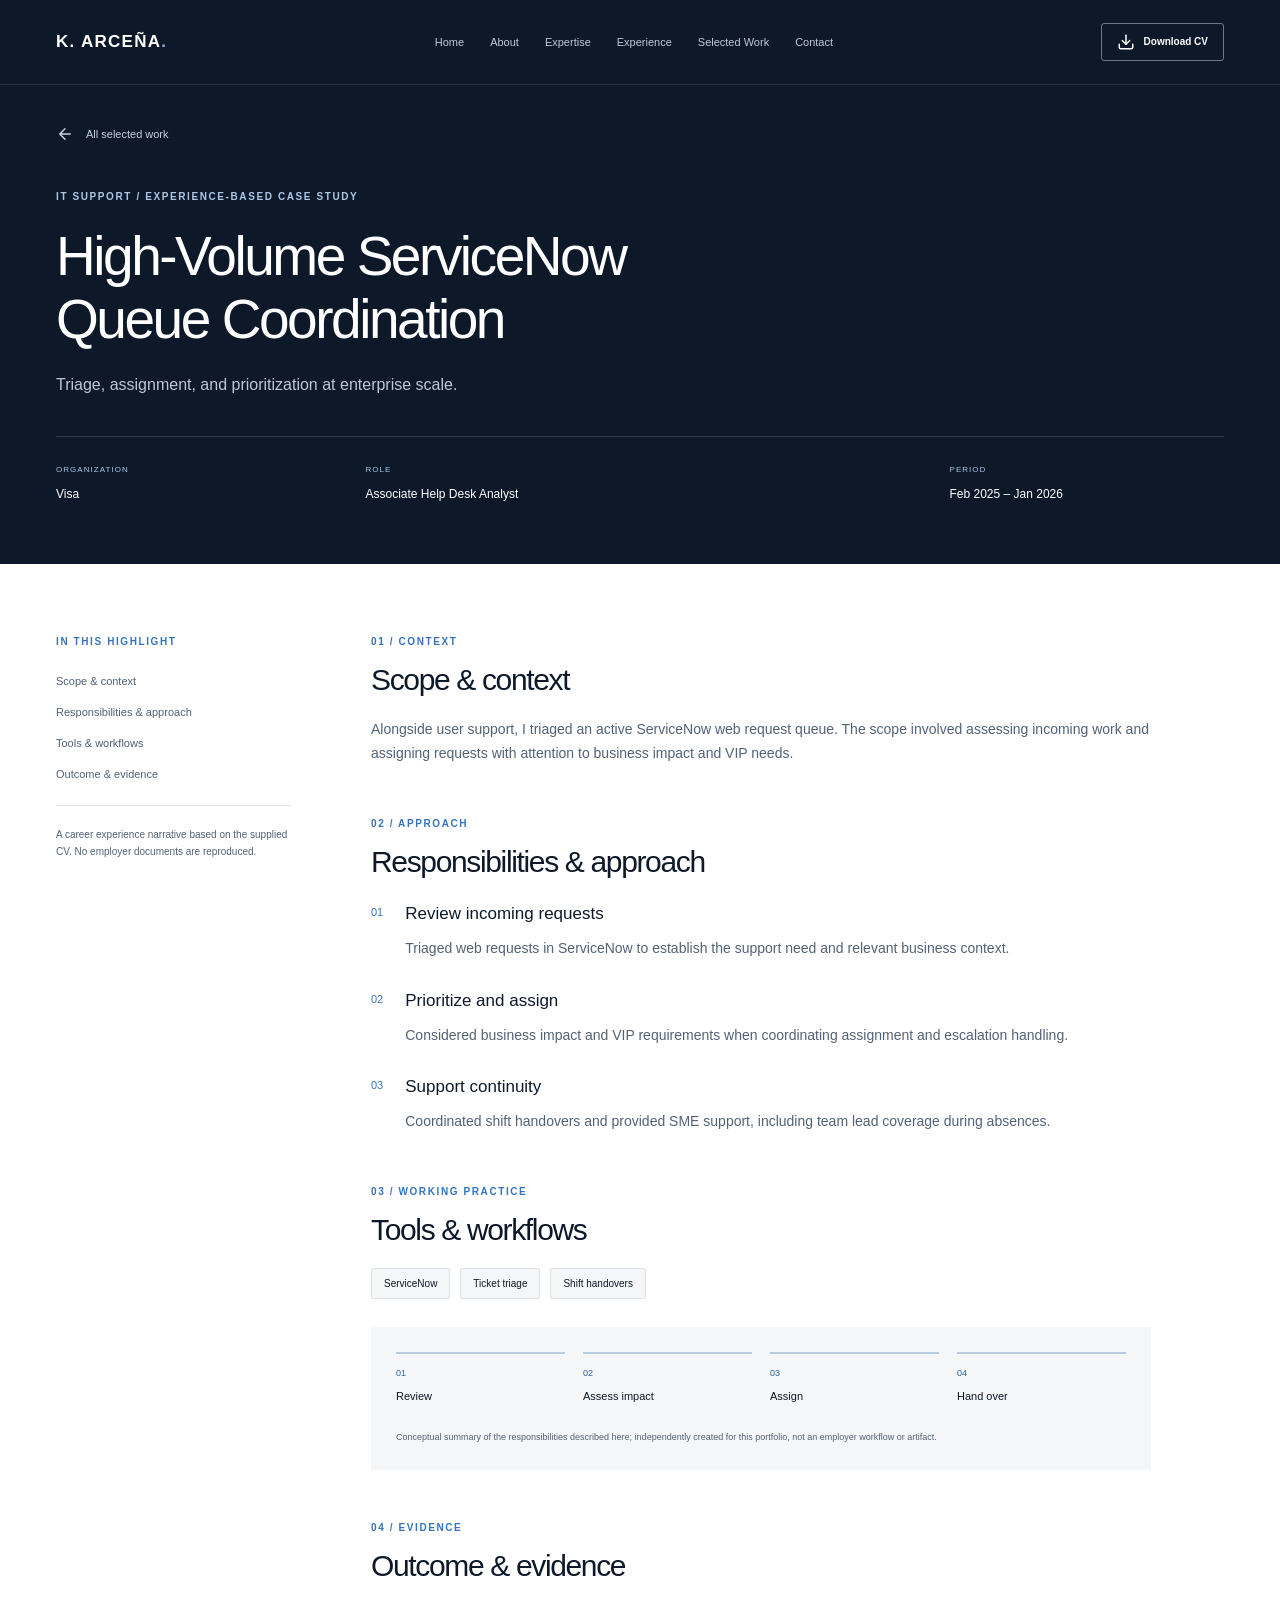
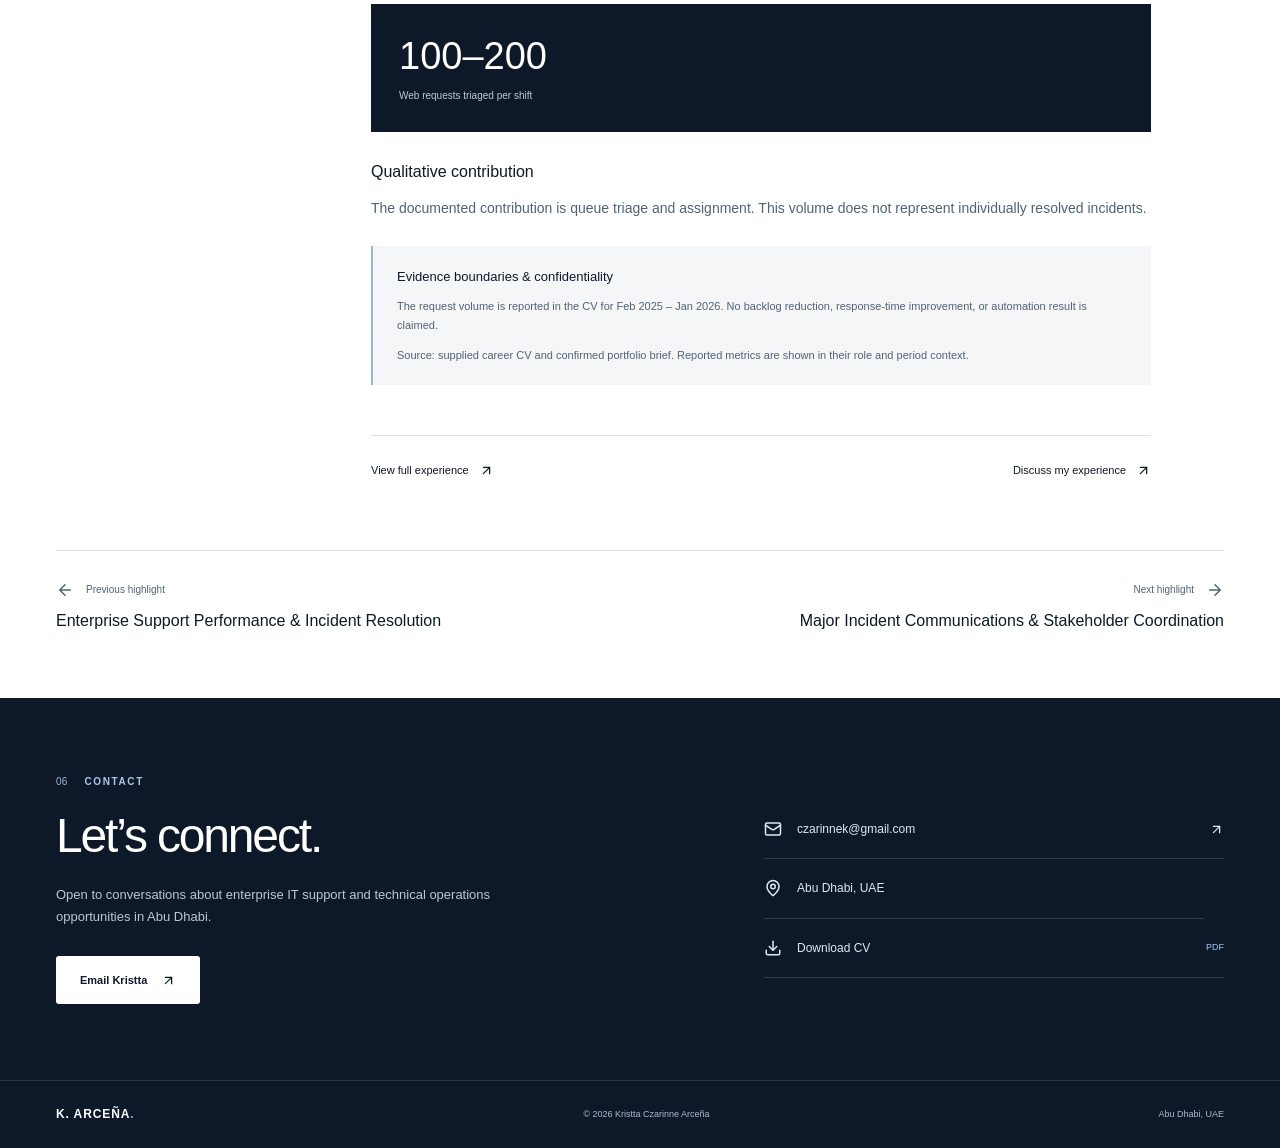
<file: work/servicenow-queue-coordination/index.html>
<!doctype html>
<html lang="en" class="no-js">
<head>
<meta charset="utf-8">
<meta name="viewport" content="width=device-width, initial-scale=1">
<title>High-Volume ServiceNow Queue Coordination | Kristta Arceña</title>
<meta name="description" content="Triage, assignment, and prioritization at enterprise scale. An experience-based case study from Visa.">

<meta property="og:type" content="website"><meta property="og:locale" content="en_AE"><meta property="og:site_name" content="Kristta Arceña">
<meta property="og:title" content="High-Volume ServiceNow Queue Coordination | Kristta Arceña"><meta property="og:description" content="Triage, assignment, and prioritization at enterprise scale. An experience-based case study from Visa.">
<meta name="twitter:card" content="summary_large_image"><meta name="twitter:title" content="High-Volume ServiceNow Queue Coordination | Kristta Arceña"><meta name="twitter:description" content="Triage, assignment, and prioritization at enterprise scale. An experience-based case study from Visa.">

<link rel="icon" href="../../assets/favicon.svg" type="image/svg+xml">
<link rel="stylesheet" href="../../assets/styles.css">
<script>document.documentElement.classList.replace('no-js','js');</script>
<script src="../../assets/site.js" defer></script>
<script type="application/ld+json">{"@context":"https://schema.org","@type":"Person","name":"Kristta Czarinne Arceña","jobTitle":"Executive Assistant","description":"IT Support Engineer | L1/L2 Technical Support | Enterprise IT Operations","homeLocation":{"@type":"Place","name":"Abu Dhabi, UAE"},"email":"mailto:czarinnek@gmail.com"}</script>
</head>
<body>
<a class="skip-link" href="#main">Skip to content</a>
<header class="site-header"><div class="container header-inner"><a href="../../index.html#home" class="wordmark" aria-label="K. ARCEÑA home — Kristta Czarinne Arceña">K. ARCEÑA<span class="brand-dot">.</span></a><nav class="desktop-nav" aria-label="Primary navigation"><a href="../../index.html#home">Home</a><a href="../../index.html#about">About</a><a href="../../index.html#expertise">Expertise</a><a href="../../index.html#experience">Experience</a><a href="../../index.html#work">Selected Work</a><a href="../../index.html#contact">Contact</a></nav><a class="button button-outline header-cv" href="../../cv/Kristta_Arcena_CV.pdf" download><svg xmlns="http://www.w3.org/2000/svg" width="18" height="18" viewBox="0 0 24 24" fill="none" stroke="currentColor" stroke-width="2" stroke-linecap="round" stroke-linejoin="round" class="lucide lucide-download" aria-hidden="true"><path d="M21 15v4a2 2 0 0 1-2 2H5a2 2 0 0 1-2-2v-4"></path><polyline points="7 10 12 15 17 10"></polyline><line x1="12" x2="12" y1="15" y2="3"></line></svg>Download CV</a><button class="menu-toggle" aria-expanded="false" aria-controls="mobile-navigation" aria-label="Open navigation"><span data-menu-open><svg xmlns="http://www.w3.org/2000/svg" width="24" height="24" viewBox="0 0 24 24" fill="none" stroke="currentColor" stroke-width="2" stroke-linecap="round" stroke-linejoin="round" class="lucide lucide-menu" aria-hidden="true"><line x1="4" x2="20" y1="12" y2="12"></line><line x1="4" x2="20" y1="6" y2="6"></line><line x1="4" x2="20" y1="18" y2="18"></line></svg></span><span data-menu-close hidden><svg xmlns="http://www.w3.org/2000/svg" width="18" height="18" viewBox="0 0 24 24" fill="none" stroke="currentColor" stroke-width="2" stroke-linecap="round" stroke-linejoin="round" aria-hidden="true"><path d="m6 6 12 12M6 18 18 6"/></svg></span></button></div><div id="mobile-navigation" class="mobile-panel" hidden><nav aria-label="Mobile navigation"><a href="../../index.html#home"><span class="nav-number">01</span>Home</a><a href="../../index.html#about"><span class="nav-number">02</span>About</a><a href="../../index.html#expertise"><span class="nav-number">03</span>Expertise</a><a href="../../index.html#experience"><span class="nav-number">04</span>Experience</a><a href="../../index.html#work"><span class="nav-number">05</span>Selected Work</a><a href="../../index.html#contact"><span class="nav-number">06</span>Contact</a><a class="mobile-cv" href="../../cv/Kristta_Arcena_CV.pdf" download><svg xmlns="http://www.w3.org/2000/svg" width="18" height="18" viewBox="0 0 24 24" fill="none" stroke="currentColor" stroke-width="2" stroke-linecap="round" stroke-linejoin="round" class="lucide lucide-download" aria-hidden="true"><path d="M21 15v4a2 2 0 0 1-2 2H5a2 2 0 0 1-2-2v-4"></path><polyline points="7 10 12 15 17 10"></polyline><line x1="12" x2="12" y1="15" y2="3"></line></svg>Download CV</a></nav></div></header>
<main id="main" tabindex="-1"><section class="case-hero dark"><div class="container"><a class="back-link" href="../../index.html#work"><svg xmlns="http://www.w3.org/2000/svg" width="18" height="18" viewBox="0 0 24 24" fill="none" stroke="currentColor" stroke-width="2" stroke-linecap="round" stroke-linejoin="round" aria-hidden="true"><path d="M19 12H5m7-7-7 7 7 7"/></svg>All selected work</a><p class="eyebrow">IT Support / EXPERIENCE-BASED CASE STUDY</p><h1>High-Volume ServiceNow Queue Coordination</h1><p class="case-intro">Triage, assignment, and prioritization at enterprise scale.</p><dl class="case-facts"><div><dt>ORGANIZATION</dt><dd>Visa</dd></div><div><dt>ROLE</dt><dd>Associate Help Desk Analyst</dd></div><div><dt>PERIOD</dt><dd>Feb 2025 – Jan 2026</dd></div></dl></div></section><div class="container case-layout"><aside class="case-aside"><p class="eyebrow">IN THIS HIGHLIGHT</p><nav aria-label="Case study sections"><a href="#context">Scope &amp; context</a><a href="#approach">Responsibilities &amp; approach</a><a href="#workflow">Tools &amp; workflows</a><a href="#evidence">Outcome &amp; evidence</a></nav><p class="aside-note">A career experience narrative based on the supplied CV. No employer documents are reproduced.</p></aside><article class="case-content"><section id="context" tabindex="-1"><p class="eyebrow">01 / CONTEXT</p><h2>Scope &amp; context</h2><p>Alongside user support, I triaged an active ServiceNow web request queue. The scope involved assessing incoming work and assigning requests with attention to business impact and VIP needs.</p></section><section id="approach" tabindex="-1"><p class="eyebrow">02 / APPROACH</p><h2>Responsibilities &amp; approach</h2><div class="approach-list"><div><span>01</span><div><h3>Review incoming requests</h3><p>Triaged web requests in ServiceNow to establish the support need and relevant business context.</p></div></div><div><span>02</span><div><h3>Prioritize and assign</h3><p>Considered business impact and VIP requirements when coordinating assignment and escalation handling.</p></div></div><div><span>03</span><div><h3>Support continuity</h3><p>Coordinated shift handovers and provided SME support, including team lead coverage during absences.</p></div></div></div></section><section id="workflow" tabindex="-1"><p class="eyebrow">03 / WORKING PRACTICE</p><h2>Tools &amp; workflows</h2><div class="case-tools"><span>ServiceNow</span><span>Ticket triage</span><span>Shift handovers</span></div><figure class="process-figure"><ol><li><span>01</span>Review</li><li><span>02</span>Assess impact</li><li><span>03</span>Assign</li><li><span>04</span>Hand over</li></ol><figcaption>Conceptual summary of the responsibilities described here; independently created for this portfolio, not an employer workflow or artifact.</figcaption></figure></section><section id="evidence" tabindex="-1"><p class="eyebrow">04 / EVIDENCE</p><h2>Outcome &amp; evidence</h2><div class="case-metrics"><div><strong>100–200</strong><span>Web requests triaged per shift</span></div></div><h3>Qualitative contribution</h3><p>The documented contribution is queue triage and assignment. This volume does not represent individually resolved incidents.</p><div class="evidence-note"><h3>Evidence boundaries &amp; confidentiality</h3><p>The request volume is reported in the CV for Feb 2025 – Jan 2026. No backlog reduction, response-time improvement, or automation result is claimed.</p><p>Source: supplied career CV and confirmed portfolio brief. Reported metrics are shown in their role and period context.</p></div></section><div class="case-bottom-links"><a href="../../index.html#experience">View full experience<svg xmlns="http://www.w3.org/2000/svg" width="15" height="15" viewBox="0 0 24 24" fill="none" stroke="currentColor" stroke-width="2" stroke-linecap="round" stroke-linejoin="round" class="lucide lucide-arrow-up-right" aria-hidden="true"><path d="M7 7h10v10"></path><path d="M7 17 17 7"></path></svg></a><a href="../../index.html#contact">Discuss my experience<svg xmlns="http://www.w3.org/2000/svg" width="15" height="15" viewBox="0 0 24 24" fill="none" stroke="currentColor" stroke-width="2" stroke-linecap="round" stroke-linejoin="round" class="lucide lucide-arrow-up-right" aria-hidden="true"><path d="M7 7h10v10"></path><path d="M7 17 17 7"></path></svg></a></div></article></div><nav aria-label="Previous and next case studies" class="case-pagination container"><a href="../enterprise-support-performance/"><span><svg xmlns="http://www.w3.org/2000/svg" width="18" height="18" viewBox="0 0 24 24" fill="none" stroke="currentColor" stroke-width="2" stroke-linecap="round" stroke-linejoin="round" aria-hidden="true"><path d="M19 12H5m7-7-7 7 7 7"/></svg>Previous highlight</span><strong>Enterprise Support Performance &amp; Incident Resolution</strong></a><a href="../major-incident-communications/"><span>Next highlight<svg xmlns="http://www.w3.org/2000/svg" width="18" height="18" viewBox="0 0 24 24" fill="none" stroke="currentColor" stroke-width="2" stroke-linecap="round" stroke-linejoin="round" aria-hidden="true"><path d="M5 12h14m-7-7 7 7-7 7"/></svg></span><strong>Major Incident Communications &amp; Stakeholder Coordination</strong></a></nav><section id="contact" tabindex="-1" class="contact dark"><div class="container contact-grid"><div><p class="eyebrow section-label"><span>06</span>CONTACT</p><h2>Let’s connect.</h2><p>Open to conversations about enterprise IT support and technical operations opportunities in Abu Dhabi.</p><a class="button button-white" href="mailto:czarinnek@gmail.com">Email Kristta<svg xmlns="http://www.w3.org/2000/svg" width="15" height="15" viewBox="0 0 24 24" fill="none" stroke="currentColor" stroke-width="2" stroke-linecap="round" stroke-linejoin="round" class="lucide lucide-arrow-up-right" aria-hidden="true"><path d="M7 7h10v10"></path><path d="M7 17 17 7"></path></svg></a></div><div class="contact-details"><a href="mailto:czarinnek@gmail.com"><svg xmlns="http://www.w3.org/2000/svg" width="18" height="18" viewBox="0 0 24 24" fill="none" stroke="currentColor" stroke-width="2" stroke-linecap="round" stroke-linejoin="round" class="lucide lucide-mail" aria-hidden="true"><rect width="20" height="16" x="2" y="4" rx="2"></rect><path d="m22 7-8.97 5.7a1.94 1.94 0 0 1-2.06 0L2 7"></path></svg>czarinnek@gmail.com<svg xmlns="http://www.w3.org/2000/svg" width="15" height="15" viewBox="0 0 24 24" fill="none" stroke="currentColor" stroke-width="2" stroke-linecap="round" stroke-linejoin="round" class="lucide lucide-arrow-up-right" aria-hidden="true"><path d="M7 7h10v10"></path><path d="M7 17 17 7"></path></svg></a><p><svg xmlns="http://www.w3.org/2000/svg" width="18" height="18" viewBox="0 0 24 24" fill="none" stroke="currentColor" stroke-width="2" stroke-linecap="round" stroke-linejoin="round" class="lucide lucide-map-pin" aria-hidden="true"><path d="M20 10c0 4.993-5.539 10.193-7.399 11.799a1 1 0 0 1-1.202 0C9.539 20.193 4 14.993 4 10a8 8 0 0 1 16 0"></path><circle cx="12" cy="10" r="3"></circle></svg>Abu Dhabi, UAE</p><a href="../../cv/Kristta_Arcena_CV.pdf" download><svg xmlns="http://www.w3.org/2000/svg" width="18" height="18" viewBox="0 0 24 24" fill="none" stroke="currentColor" stroke-width="2" stroke-linecap="round" stroke-linejoin="round" class="lucide lucide-download" aria-hidden="true"><path d="M21 15v4a2 2 0 0 1-2 2H5a2 2 0 0 1-2-2v-4"></path><polyline points="7 10 12 15 17 10"></polyline><line x1="12" x2="12" y1="15" y2="3"></line></svg>Download CV<span class="file-label">PDF</span></a></div></div></section></main>
<footer class="footer dark"><div class="container footer-inner"><a href="../../index.html#home" class="wordmark">K. ARCEÑA<span class="brand-dot">.</span></a><p>© <span data-year>2026</span> Kristta Czarinne Arceña</p><span>Abu Dhabi, UAE</span></div></footer>
</body></html>
</file>
<file: assets/styles.css>
:root { --navy:#0d1929; --slate:#15253a; --blue:#3574bc; --paper:#f4f6f8; --body:#526276; --line:#dce2e8; }
* { box-sizing:border-box; }
html { scroll-behavior:smooth; scroll-padding-top:100px; }
body { margin:0; color:var(--navy); background:white; font-family:Arial,Helvetica,sans-serif; font-size:15px; line-height:1.7; -webkit-font-smoothing:antialiased; }
a { color:inherit; text-decoration:none; }
button, summary { cursor:pointer; }
button { font:inherit; }
button,a { -webkit-tap-highlight-color:transparent; }
:focus-visible { outline:3px solid #3574bc; outline-offset:5px; }
.dark :focus-visible,.site-header :focus-visible { outline-color:#adcdf0; }
[tabindex="-1"]:focus { outline:none; }
::selection { background:#bdd5f0; color:var(--navy); }
h1,h2,h3,h4,p { margin:0; }
h1,h2,h3,h4 { font-weight:500; }
h1,h2 { letter-spacing:-.045em; text-wrap:balance; }
h2 { font-size:clamp(30px,3.1vw,43px); line-height:1.2; }
p { color:var(--body); }
svg { flex-shrink:0; }
.container { max-width:1248px; width:calc(100% - 112px); margin-inline:auto; }
.dark { background:var(--navy); color:#fff; }
.eyebrow { font-size:10px; font-weight:600; letter-spacing:.16em; line-height:1.6; color:var(--blue); text-transform:uppercase; }
.dark .eyebrow { color:#acc7e6; }
.section { padding:100px 0; }
.section-label { display:flex; align-items:center; gap:17px; margin-bottom:24px; }
.section-label>span { color:#63758a; font-weight:400; letter-spacing:.02em; }
.section-heading { max-width:700px; }
.section-description { max-width:585px; margin-top:20px; font-size:15px; }
.skip-link { position:fixed; left:20px; top:12px; z-index:100; background:white; padding:12px 20px; color:var(--navy); transform:translateY(-150%); }
.skip-link:focus { transform:translateY(0); }
.site-header { background:var(--navy); color:white; position:sticky; top:0; z-index:30; border-bottom:1px solid #ffffff18; transition:box-shadow .2s, background .2s; }
.site-header.is-scrolled { background:#15253a; box-shadow:0 3px 16px #00000018; }
.header-inner { min-height:84px; display:flex; align-items:center; justify-content:space-between; gap:24px; }
.wordmark { font-size:17px; letter-spacing:.075em; font-weight:600; white-space:nowrap; }
.brand-dot { color:#87b3e2; }
.desktop-nav { display:flex; align-items:center; gap:26px; }
.desktop-nav a { font-size:11px; color:#c0cad6; transition:color .2s; padding:15px 0; }
.desktop-nav a:hover { color:white; }
.button { display:inline-flex; align-items:center; justify-content:center; gap:14px; min-height:48px; padding:12px 23px; border-radius:3px; font-size:11px; font-weight:600; line-height:1.4; transition:background .18s,transform .18s,border-color .18s; border:1px solid transparent; }
.button:hover { transform:translateY(-2px); }
.button-white { background:white; color:var(--navy); }
.button-white:hover { background:#deebf9; }
.button-outline { border-color:#6a798b; color:white; background:transparent; }
.button-outline:hover { border-color:white; background:#ffffff0a; }
.button-navy { color:white; background:var(--navy); }
.header-cv { min-height:38px; padding:9px 15px; gap:9px; font-size:10px; }
.menu-toggle { display:none; padding:10px; border:0; background:none; color:white; }
.mobile-panel[hidden] { display:none; }
.mobile-panel { display:none; }
.hero { padding-top:65px; }
.hero-grid { display:grid; grid-template-columns:1fr 330px; gap:65px; align-items:center; padding:25px 0 62px; }
.hero h1 { font-size:clamp(43px,4.45vw,64px); line-height:1.13; font-weight:400; margin-top:25px; letter-spacing:-.046em; }
.hero h1>span { color:#a8c8eb; }
.hero-description { max-width:560px; color:#bdc8d5; font-size:14px; line-height:1.85; margin-top:26px; }
.hero .eyebrow { display:flex; align-items:center; gap:12px; font-size:9px; }
.small-rule { display:inline-block; height:1px; width:25px; background:#8fb6e2; }
.button-row { display:flex; flex-wrap:wrap; gap:12px; margin-top:31px; }
.identity-panel { padding:16px 15px 0; position:relative; justify-self:end; width:330px; }
.portrait-frame { width:300px; height:300px; overflow:hidden; border-radius:3px; background:#fff; }
.portrait-frame img { width:100%; height:100%; object-fit:cover; }
.identity-caption { padding:20px 0 0; }
.identity-caption p { color:#fff; font-size:15px; }
.identity-caption span { color:#a7b5c6; font-size:10px; letter-spacing:.07em; }
.portrait-corner { position:absolute; width:55px; height:55px; right:0; top:0; border-top:1px solid #6786ac; border-right:1px solid #6786ac; }
.monogram { width:300px; height:300px; display:grid; place-items:center; background:var(--slate); font-size:80px; color:#b6d0ec; }
.hero-baseline { display:flex; align-items:center; gap:30px; padding:20px 0; border-top:1px solid #ffffff24; font-size:8px; letter-spacing:.14em; color:#b0bfce; }
.hero-baseline>a { margin-left:auto; display:flex; gap:12px; align-items:center; text-transform:none; letter-spacing:.01em; font-size:10px; }
.metrics-wrap { background:var(--paper); padding:36px 0 19px; }
.metric-strip { display:grid; grid-template-columns:repeat(4,1fr); }
.metric { border-left:1px solid #d4dce5; padding-left:29px; }
.metric:first-child { border:0; padding-left:0; }
.metric-value { font-size:34px; line-height:1.3; font-weight:400; letter-spacing:-.04em; color:var(--navy); }
.metric-label { font-size:11px; margin-top:7px; color:#33475d; }
.metric-context { font-size:9px; margin-top:3px; }
.metric-source { margin-top:22px; font-size:9px; color:#526276; }
.about-grid { display:grid; grid-template-columns:1fr 1fr; gap:100px; }
.about h2 { max-width:440px; }
.about-copy>p { margin-bottom:18px; font-size:14px; }
.values { display:grid; grid-template-columns:1fr 1fr; gap:12px 16px; list-style:none; padding:22px 0 0; margin:26px 0 0; border-top:1px solid var(--line); }
.values li { display:flex; align-items:center; gap:9px; font-size:10px; color:#344d68; }
.values svg { color:var(--blue); }
.expertise { background:var(--paper); }
.expertise-grid { display:grid; grid-template-columns:minmax(0,2.3fr) minmax(0,1fr); gap:45px; margin-top:45px; }
.group-heading { border-bottom:1px solid #ccd7e2; padding-bottom:16px; margin-bottom:25px; }
.group-heading h3 { font-size:17px; }
.group-heading>span { font-size:8px; color:#526276; letter-spacing:.12em; display:block; margin-top:5px; }
.it-skills { display:grid; grid-template-columns:1fr 1fr; gap:29px 33px; }
.skill-group { display:flex; gap:13px; }
.skill-group>svg { color:var(--blue); margin-top:3px; }
.skill-group h4 { font-size:12px; font-weight:600; margin-bottom:9px; }
.skill-group p { font-size:11px; line-height:1.9; }
.skill-group small { display:block; font-size:10px; margin-top:7px; color:#526276; }
.business-expertise { border-left:1px solid #d4dce5; padding-left:30px; }
.business-expertise .skill-group { margin-bottom:23px; }
.section-heading-row { display:flex; align-items:flex-end; justify-content:space-between; gap:30px; }
.section-heading-row .section-heading { max-width:580px; }
.text-link { display:flex; gap:14px; align-items:center; font-size:11px; border-bottom:1px solid #a5b3c3; padding-bottom:5px; white-space:nowrap; }
.timeline { margin-top:56px; }
.experience-item { display:grid; grid-template-columns:235px 1fr; position:relative; }
.experience-date { border-right:1px solid var(--line); padding:1px 30px 40px 0; position:relative; }
.experience-date>p { font-size:11px; color:var(--navy); }
.timeline-dot { width:8px; height:8px; border:1px solid #95a7ba; background:white; border-radius:50%; position:absolute; top:8px; right:-4.5px; }
.experience-item:first-child .timeline-dot { background:var(--blue); border-color:var(--blue); box-shadow:0 0 0 5px #edf3f9; }
.current-label { font-size:8px; color:#2c639f; display:inline-block; padding:3px 8px; background:#edf3f9; margin-top:10px; letter-spacing:.07em; }
.experience-body { padding:0 0 38px 49px; }
.experience-item:not(:first-child) .experience-body { padding-top:30px; border-top:1px solid var(--line); }
.experience-item:not(:first-child) .experience-date { padding-top:32px; }
.experience-item:not(:first-child) .timeline-dot { top:40px; }
.role-line { display:flex; justify-content:space-between; gap:15px; align-items:baseline; }
.role-line h3 { font-size:20px; letter-spacing:-.02em; line-height:1.4; }
.employer-label { font-size:10px; color:#526276; border:1px solid var(--line); padding:3px 10px; border-radius:2px; white-space:nowrap; }
.role-context { margin-top:6px; font-size:11px; }
.role-context>span { padding:0 8px; color:#93a2b3; }
.experience-body ul { margin:18px 0 0; padding-left:15px; color:var(--body); font-size:12px; }
.experience-body li { padding-left:5px; margin-bottom:7px; }
.experience-body li::marker { color:#6887a9; font-size:9px; }
.experience-item.compact h3 { font-size:17px; }
.experience-item:last-child .experience-date { border-color:transparent; }
.development { display:grid; grid-template-columns:235px 1fr; gap:49px; margin-top:30px; padding-top:32px; border-top:1px solid var(--line); }
.development>.eyebrow { font-size:8px; }
.development h3 { font-size:18px; margin-bottom:12px; }
.development p:not(.eyebrow) { font-size:11px; }
.development strong { color:#33475d; font-weight:600; }
.development details { margin-top:18px; }
.development summary { font-size:11px; color:#2d639f; min-height:30px; width:fit-content; }
.development details p { margin-top:12px; }
.selected-work { background:var(--paper); }
.work-toolbar { display:flex; justify-content:space-between; align-items:center; margin:37px 0 25px; gap:15px; }
.filters { display:flex; gap:5px; border:1px solid #d6dee7; padding:4px; border-radius:3px; background:white; }
.filters button { border:0; background:none; color:#526276; font-size:10px; min-height:36px; padding:9px 16px; border-radius:2px; }
.filters button[aria-pressed="true"] { background:var(--navy); color:white; }
.filters button:hover:not([aria-pressed="true"]) { background:#edf2f7; }
.work-toolbar>p { font-size:10px; }
.work-grid { display:grid; grid-template-columns:repeat(3,minmax(0,1fr)); gap:20px; }
.work-card { position:relative; padding:25px; border:1px solid #dce3eb; border-radius:4px; background:white; display:flex; flex-direction:column; min-height:370px; transition:transform .2s,border-color .2s; }
.work-card:hover { transform:translateY(-4px); border-color:#7796b9; }
.work-card:focus-within { outline:3px solid #3574bc; outline-offset:3px; }
.work-card a:focus-visible { outline:none; }
.work-card-top { display:flex; justify-content:space-between; align-items:center; margin-bottom:25px; }
.work-card-top .eyebrow { font-size:8px; }
.work-number { font-size:10px; color:#718399; }
.work-card h3 { font-size:20px; line-height:1.35; letter-spacing:-.025em; margin-bottom:12px; }
.card-click-target { position:absolute; inset:0; z-index:1; }
.work-card>p { font-size:11px; line-height:1.85; }
.work-proof { display:flex; gap:25px; margin-top:auto; padding-top:24px; padding-bottom:20px; }
.work-proof>span { display:flex; flex-direction:column; font-size:8px; color:#526276; }
.work-proof strong { font-size:25px; color:var(--navy); font-weight:400; letter-spacing:-.04em; line-height:1.4; margin-bottom:3px; }
.work-proof .qualitative-label { font-size:10px; }
.work-tags { display:flex; gap:6px; flex-wrap:wrap; margin-bottom:22px; }
.work-tags>span { background:#f2f5f8; padding:3px 7px; color:#526276; font-size:8px; }
.work-card-bottom { display:flex; justify-content:space-between; align-items:center; border-top:1px solid var(--line); padding-top:16px; font-size:8px; color:#526276; }
.work-card-bottom svg { color:var(--blue); }
.work-card.featured { background:var(--slate); color:white; border-color:var(--slate); }
.featured h3,.featured .work-proof strong { color:white; }
.featured .eyebrow,.featured .work-number { color:#a8c8eb; }
.featured>p,.featured .work-proof>span,.featured .work-card-bottom { color:#b9c7d7; }
.featured .work-tags>span { background:#ffffff0c; color:#c4d3e4; }
.featured .work-card-bottom { border-color:#ffffff26; }
.featured .work-card-bottom svg { color:#adcdf0; }
.work-disclosure { font-size:10px; max-width:750px; margin-top:25px; }
.contact { padding:76px 0; }
.contact-grid { display:grid; grid-template-columns:1.3fr 1fr; gap:110px; align-items:center; }
.contact h2 { font-size:48px; font-weight:400; }
.contact .section-label { margin-bottom:17px; }
.contact .section-label>span { color:#9eb5d0; }
.contact p:not(.eyebrow) { color:#b9c7d7; font-size:13px; max-width:440px; margin-top:20px; }
.contact .button { margin-top:28px; }
.contact-details>a,.contact-details>p { display:flex; gap:15px; align-items:center; padding:19px 0; border-bottom:1px solid #ffffff26; font-size:12px!important; color:#e1e7ee!important; margin:0!important; }
.contact-details>a>svg:last-child { margin-left:auto; }
.contact-details>a:hover { color:white!important; }
.file-label { font-size:9px; margin-left:auto; color:#a8c8eb; }
.footer { border-top:1px solid #ffffff20; padding:23px 0; }
.footer-inner { display:flex; align-items:center; justify-content:space-between; gap:20px; }
.footer .wordmark { font-size:12px; }
.footer p,.footer span:not(.brand-dot) { color:#acbbcc; font-size:9px; }
.back-link { display:inline-flex; gap:12px; align-items:center; color:#c3d1e1; font-size:11px; margin-bottom:45px; }
.case-hero { padding:40px 0 45px; }
.case-hero h1 { max-width:880px; font-size:clamp(36px,4.3vw,58px); line-height:1.15; margin:20px 0; }
.case-intro { color:#bdc8d5; font-size:16px; max-width:650px; }
.case-facts { display:grid; grid-template-columns:1fr 2fr 1fr; gap:35px; border-top:1px solid #ffffff26; margin-top:38px; padding-top:26px; }
.case-facts dt { font-size:8px; letter-spacing:.13em; color:#a8c8eb; }
.case-facts dd { font-size:12px; margin:7px 0 0; }
.case-layout { display:grid; grid-template-columns:235px minmax(0,1fr); gap:80px; padding-block:70px; align-items:start; }
.case-aside { position:sticky; top:125px; }
.case-aside nav { display:flex; flex-direction:column; gap:12px; margin:22px 0; }
.case-aside nav a { font-size:11px; color:#526276; }
.case-aside nav a:hover { color:var(--blue); text-decoration:underline; }
.aside-note { font-size:10px; padding-top:20px; border-top:1px solid var(--line); }
.case-content { max-width:780px; }
.case-content section { margin-bottom:50px; }
.case-content h2 { font-size:30px; margin:12px 0 20px; }
.case-content p:not(.eyebrow) { font-size:14px; }
.approach-list>div { display:flex; gap:22px; margin-bottom:26px; }
.approach-list>div>span { color:var(--blue); font-size:11px; margin-top:3px; }
.approach-list h3 { font-size:17px; margin-bottom:8px; }
.case-tools { display:flex; gap:10px; flex-wrap:wrap; }
.case-tools>span { font-size:10px; border:1px solid var(--line); padding:6px 12px; background:var(--paper); border-radius:2px; }
.process-figure { margin:28px 0 0; background:var(--paper); padding:25px; }
.process-figure ol { display:grid; grid-template-columns:repeat(4,1fr); gap:18px; padding:0; margin:0; list-style:none; }
.process-figure li { border-top:2px solid #b8cce1; padding-top:12px; font-size:11px; }
.process-figure li>span { display:block; color:var(--blue); margin-bottom:6px; font-size:9px; }
.process-figure figcaption { font-size:9px; margin-top:24px; color:#526276; }
.case-metrics { background:var(--navy); display:flex; gap:45px; padding:28px; margin-bottom:26px; }
.case-metrics>div { display:flex; flex-direction:column; }
.case-metrics strong { font-size:38px; color:white; line-height:1.3; font-weight:400; }
.case-metrics span { color:#bdc8d5; font-size:10px; margin-top:5px; }
.case-content section>h3 { font-size:16px; margin-bottom:12px; }
.evidence-note { border-left:2px solid #9cb7d8; padding:20px 24px; margin-top:25px; background:var(--paper); }
.evidence-note h3 { font-size:13px; margin-bottom:9px; }
.evidence-note p { font-size:11px!important; margin-bottom:12px; }
.evidence-note p:last-child { margin:0; }
.case-bottom-links { display:flex; justify-content:space-between; gap:20px; border-top:1px solid var(--line); padding-top:25px; }
.case-bottom-links a { display:flex; gap:10px; align-items:center; font-size:11px; }
.case-pagination { display:grid; grid-template-columns:1fr 1fr; border-top:1px solid var(--line); padding:30px 0 65px; gap:55px; }
.case-pagination a>span { display:flex; align-items:center; gap:12px; font-size:10px; color:#526276; margin-bottom:10px; }
.case-pagination strong { display:block; font-size:16px; line-height:1.5; font-weight:500; }
.case-pagination a:last-child { text-align:right; }
.case-pagination a:last-child>span { justify-content:flex-end; }
.not-found { min-height:65vh; padding-block:100px; }
.not-found h1 { font-size:48px; margin:20px 0; line-height:1.2; }
.not-found .button { margin-top:25px; }
@media(min-width:1600px) { .hero h1 { font-size:64px; } }
@media(max-width:1199px) { .container { width:calc(100% - 80px); } .desktop-nav { gap:18px; } .hero-grid { gap:32px; grid-template-columns:1fr 300px; } .identity-panel { width:300px; } .portrait-frame { width:270px; height:270px; } .hero h1 { font-size:48px; } .about-grid { gap:55px; } .work-card { padding:21px; } .work-card h3 { font-size:18px; } .contact-grid { gap:65px; } }
@media(max-width:1099px) { .desktop-nav,.header-cv { display:none; } .menu-toggle { display:inline-flex; } .header-inner { min-height:72px; } .mobile-panel:not([hidden]) { display:block; position:fixed; top:73px; bottom:0; left:0; right:0; background:var(--navy); overflow:auto; padding:24px 40px; } .mobile-panel nav { max-width:650px; margin:auto; } .mobile-panel a { display:flex; gap:25px; align-items:center; border-bottom:1px solid #ffffff20; padding:15px 0; font-size:22px; } .nav-number { font-size:10px; color:#a8c8eb; } .expertise-grid { gap:30px; grid-template-columns:2fr 1fr; } .it-skills { gap:25px; } .business-expertise { padding-left:22px; } .experience-item { grid-template-columns:190px 1fr; } .experience-body { padding-left:35px; } .development { grid-template-columns:190px 1fr; gap:35px; } .case-layout { grid-template-columns:190px 1fr; gap:45px; } }
@media(max-width:899px) { .container { width:calc(100% - 64px); } .section { padding:75px 0; } .hero { padding-top:30px; } .hero-grid { grid-template-columns:1fr 240px; gap:25px; padding-bottom:45px; } .hero h1 { font-size:40px; } .hero-description { font-size:12px; } .hero .eyebrow { font-size:8px; letter-spacing:.11em; } .small-rule { width:15px; } .identity-panel { width:240px; padding:12px; } .portrait-frame { width:216px; height:216px; } .identity-caption p { font-size:12px; } .identity-caption span { font-size:8px; } .button { padding:12px 17px; gap:10px; font-size:10px; } .metric { padding-left:17px; } .metric-value { font-size:29px; } .metric-label { font-size:9px; } .metric-context { font-size:8px; } .metric-source { font-size:8px; } .about-grid { gap:35px; } .about-copy>p { font-size:12px; } .values { grid-template-columns:1fr; gap:10px; } .expertise-grid { grid-template-columns:1fr; gap:35px; } .business-expertise { padding-left:0; border-left:0; } .business-expertise .group-heading { margin-bottom:22px; } .business-expertise { display:grid; grid-template-columns:repeat(3,1fr); gap:20px; } .business-expertise .group-heading { grid-column:1/-1; margin-bottom:0; } .business-expertise .skill-group { flex-direction:column; gap:10px; margin-bottom:0; } .work-grid { grid-template-columns:repeat(2,minmax(0,1fr)); } .section-heading-row { align-items:start; } .section-heading-row .text-link { margin-top:40px; font-size:9px; } .experience-item { grid-template-columns:155px 1fr; } .experience-body { padding-left:28px; } .experience-date>p { font-size:10px; } .role-line h3 { font-size:18px; } .employer-label { display:none; } .experience-body ul { font-size:11px; } .development { grid-template-columns:155px 1fr; gap:28px; } .contact-grid { gap:40px; } .contact h2 { font-size:40px; } .contact p:not(.eyebrow) { font-size:12px; } .contact-details>a,.contact-details>p { font-size:10px!important; gap:10px; } .case-layout { grid-template-columns:1fr; gap:35px; } .case-aside { position:static; } .case-aside nav { display:flex; flex-direction:row; flex-wrap:wrap; gap:10px 22px; } .aside-note { display:none; } .case-facts { gap:20px; } }
@media(max-width:599px) { .container { width:calc(100% - 40px); } body { font-size:14px; } .header-inner { min-height:66px; } .wordmark { font-size:15px; } .mobile-panel:not([hidden]) { top:67px; padding:20px; } .hero { padding-top:22px; } .hero-grid { grid-template-columns:1fr; gap:36px; padding:12px 0 30px; } .hero h1 { font-size:clamp(35px,8.8vw,49px); margin-top:22px; line-height:1.17; } .hero .eyebrow { font-size:7.5px; gap:8px; letter-spacing:.1em; } .hero-description { font-size:13px; line-height:1.85; margin-top:22px; max-width:430px; } .button-row { margin-top:26px; } .button { min-height:46px; padding:12px 18px; font-size:10px; } .identity-panel { justify-self:start; display:flex; align-items:center; width:100%; gap:20px; padding:0; } .portrait-frame { width:100px; height:100px; border-radius:3px; flex-shrink:0; } .identity-caption { padding:0; } .identity-caption p { font-size:13px; } .identity-caption span { font-size:9px; } .portrait-corner { width:23px; height:23px; right:0; top:0; } .hero-baseline { gap:14px; font-size:6px; padding:17px 0; letter-spacing:.08em; } .hero-baseline>a { font-size:0; gap:0; } .hero-baseline>a svg { width:15px; } .metrics-wrap { padding-top:28px; } .metric-strip { grid-template-columns:1fr 1fr; row-gap:26px; } .metric { padding-left:20px; } .metric:nth-child(3) { border:0; padding-left:0; } .metric-value { font-size:30px; } .metric-label { font-size:10px; } .metric-context { font-size:8px; } .metric-source { margin-top:21px; line-height:1.7; } .section { padding:58px 0; } .section-label { margin-bottom:18px; font-size:9px; gap:12px; } h2 { font-size:31px; } .about-grid { grid-template-columns:1fr; gap:27px; } .about h2 { max-width:360px; } .about-copy>p { font-size:13px; } .values { grid-template-columns:1fr 1fr; gap:14px 10px; margin-top:20px; padding-top:22px; } .values li { font-size:9px; gap:7px; } .section-description { font-size:13px; margin-top:17px; } .expertise-grid { margin-top:30px; } .it-skills { grid-template-columns:1fr; gap:25px; } .group-heading h3 { font-size:17px; } .skill-group h4 { font-size:12px; } .skill-group p { font-size:11px; } .business-expertise { grid-template-columns:1fr; gap:23px; } .business-expertise .skill-group { flex-direction:row; gap:13px; } .section-heading-row { display:block; } .section-heading-row .text-link { margin-top:20px; width:fit-content; font-size:11px; } .timeline { margin-top:35px; } .experience-item { grid-template-columns:1fr; border-left:1px solid var(--line); padding-left:23px; margin-left:4px; } .experience-date { border:0; padding:0!important; display:flex; gap:13px; align-items:center; margin-bottom:12px; } .experience-date>p { font-size:10px; } .timeline-dot { left:-28px; right:auto; top:6px!important; } .current-label { font-size:7px; margin-top:0; } .experience-body { padding:0 0 28px!important; border-top:0!important; } .experience-item:not(:first-child) { padding-top:25px; } .experience-item:not(:first-child):before { content:""; position:absolute; top:0; left:23px; right:0; border-top:1px solid var(--line); } .experience-item:last-child { border-left-color:transparent; } .role-line h3 { font-size:19px; } .role-context { font-size:10px; } .experience-body ul { font-size:12px; padding-left:13px; margin-top:14px; } .experience-body li { padding-left:3px; margin-bottom:8px; } .development { grid-template-columns:1fr; gap:15px; margin-top:7px; padding-top:25px; } .development h3 { font-size:18px; } .development p:not(.eyebrow) { font-size:12px; } .work-toolbar { margin-top:27px; flex-wrap:wrap; gap:10px; } .filters { width:100%; gap:2px; } .filters button { flex:1; font-size:9px; padding:8px; min-height:40px; } .work-toolbar>p { font-size:9px; } .work-grid { grid-template-columns:1fr; gap:17px; } .work-card { min-height:340px; padding:25px; } .work-card h3 { font-size:23px; max-width:330px; } .work-card>p { font-size:12px; } .work-card-top { margin-bottom:22px; } .work-proof { padding-top:22px; } .work-tags>span,.work-card-bottom { font-size:9px; } .work-disclosure { font-size:10px; line-height:1.8; margin-top:22px; } .contact { padding:56px 0; } .contact-grid { grid-template-columns:1fr; gap:32px; } .contact h2 { font-size:43px; } .contact p:not(.eyebrow) { font-size:13px; } .contact-details>a,.contact-details>p { font-size:12px!important; padding:17px 0; } .footer-inner { display:flex; flex-wrap:wrap; gap:14px; } .footer .wordmark { width:100%; } .footer p,.footer span:not(.brand-dot) { font-size:8px; } .footer { padding:25px 0; } .case-hero { padding:27px 0 30px; } .back-link { margin-bottom:30px; } .case-hero .eyebrow { font-size:8px; } .case-hero h1 { font-size:38px; margin-top:17px; line-height:1.15; } .case-intro { font-size:14px; } .case-facts { grid-template-columns:1fr; gap:17px; margin-top:25px; padding-top:23px; } .case-facts dd { font-size:12px; margin-top:4px; } .case-layout { padding-block:35px; gap:30px; } .case-aside nav { margin-bottom:0; } .case-aside nav a { font-size:10px; } .case-content h2 { font-size:29px; } .case-content p:not(.eyebrow) { font-size:13px; } .case-content section { margin-bottom:37px; } .approach-list>div { gap:17px; } .process-figure { padding:20px; } .process-figure ol { grid-template-columns:1fr 1fr; gap:20px; } .case-metrics { padding:23px; gap:30px; } .case-metrics strong { font-size:32px; } .case-metrics span { font-size:9px; } .evidence-note { padding:19px; } .case-bottom-links { flex-direction:column; gap:20px; } .case-pagination { gap:25px; padding-bottom:40px; } .case-pagination strong { font-size:12px; } .case-pagination a>span { font-size:9px; gap:6px; } .not-found { padding-block:70px; } .not-found h1 { font-size:38px; } }
@media(prefers-reduced-motion:reduce) { html { scroll-behavior:auto; } *,*::before,*::after { animation:none!important; transition:none!important; } .button:hover,.work-card:hover { transform:none; } }
@media print { .site-header,.button-row,.filters,.contact,.case-aside,.footer,.skip-link,.case-pagination { display:none!important; } .container { width:100%; } .section,.case-layout { padding:25px 0; } .dark,.work-card.featured { color:#0d1929!important; background:white!important; } .dark p,.dark h1 span { color:#526276; } .work-grid { display:block; } .work-card { break-inside:avoid; margin-bottom:15px; } }
@keyframes arrive { from { opacity:.65; transform:translateY(6px); } to { opacity:1; transform:translateY(0); } }
.hero-copy,.identity-panel { animation:arrive .35s ease-out both; }
.section-label { color:#2d639f; }
.section-label>span { color:#526276; }
.process-figure li>span { color:#2d639f; }

[hidden] { display:none!important; }
img,svg { display:block; }
button { line-height:inherit; }
.work-card-context { font-size:10px!important; margin-top:12px; }
.featured .work-card-context { color:#bdc8d5; }
.no-js .filters,.no-js .menu-toggle { display:none; }
@media(max-width:1099px) { .no-js .desktop-nav { display:flex; flex-wrap:wrap; gap:7px 16px; padding-bottom:12px; } .no-js .header-inner { flex-wrap:wrap; } .no-js .desktop-nav a { padding:0; } }
</file>
